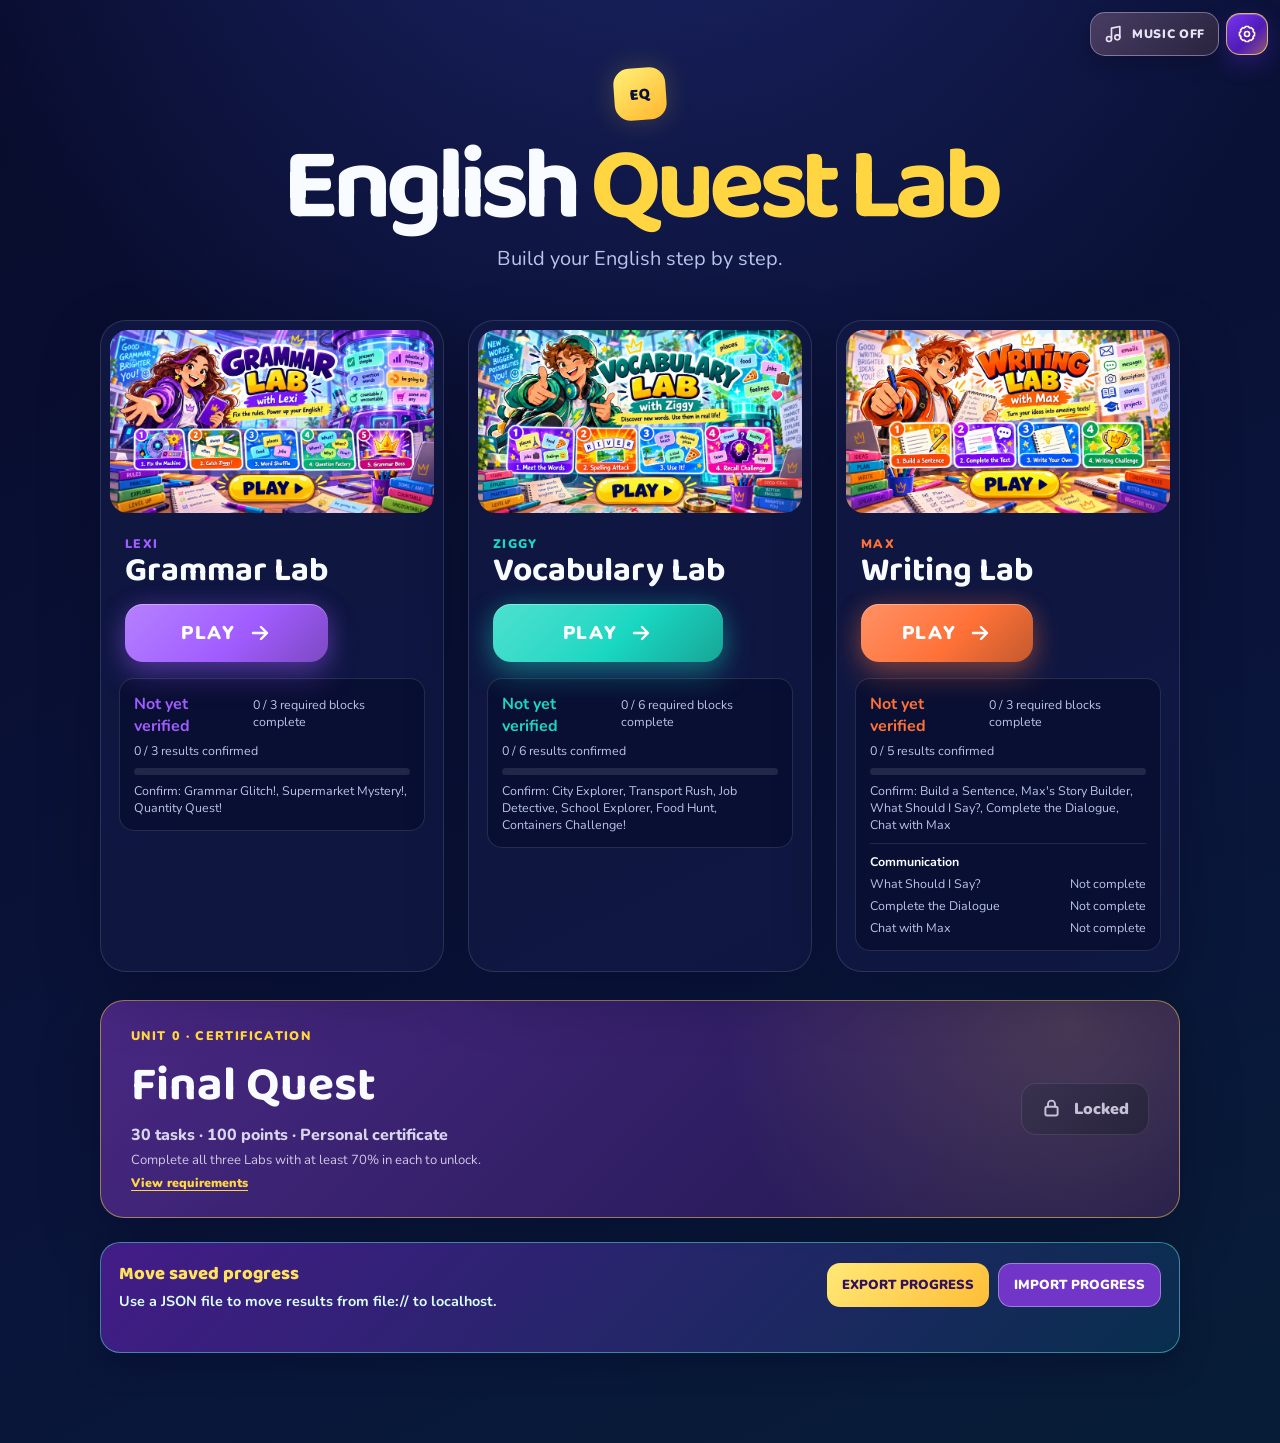
<file: index.html>
<!doctype html>
<html lang="en">
<head>
  <meta charset="utf-8">
  <meta name="viewport" content="width=device-width, initial-scale=1">
  <meta name="theme-color" content="#090d32">
  <meta name="description" content="English Quest Lab — build your English step by step.">
  <title>English Quest Lab</title>
  <link rel="preconnect" href="https://fonts.googleapis.com">
  <link rel="preconnect" href="https://fonts.gstatic.com" crossorigin>
  <link href="https://fonts.googleapis.com/css2?family=Baloo+2:wght@600;700;800&family=Nunito:wght@600;700;800&display=swap" rel="stylesheet">
  <link rel="stylesheet" href="styles.css">
  <link rel="stylesheet" href="navigation.css">
  <link rel="stylesheet" href="progress-transfer.css">
</head>
<body class="home-page">
  <main class="home-shell">
    <header class="home-heading">
      <span class="brand-mark" aria-hidden="true">EQ</span>
      <h1>English <span>Quest Lab</span></h1>
      <p>Build your English step by step.</p>
    </header>

    <section class="lab-grid" aria-label="English learning labs">
      <a class="lab-card grammar" href="grammar.html">
        <div class="lab-image"><img src="assets/images/grammar-lab.jpg" alt="Grammar Lab with Lexi" width="1672" height="941"></div>
        <div class="lab-card-body"><div><p>Lexi</p><h2>Grammar Lab</h2><span class="lab-play-button">PLAY <svg viewBox="0 0 24 24" aria-hidden="true"><path d="M5 12h14M13 6l6 6-6 6"/></svg></span></div></div>
      </a>
      <a class="lab-card vocabulary" href="vocabulary.html">
        <div class="lab-image"><img src="assets/images/vocabulary-lab.jpg" alt="Vocabulary Lab with Ziggy" width="1672" height="941"></div>
        <div class="lab-card-body"><div><p>Ziggy</p><h2>Vocabulary Lab</h2><span class="lab-play-button">PLAY <svg viewBox="0 0 24 24" aria-hidden="true"><path d="M5 12h14M13 6l6 6-6 6"/></svg></span></div></div>
      </a>
      <a class="lab-card writing" href="writing.html">
        <div class="lab-image"><img src="assets/images/writing-lab.jpg" alt="Writing Lab with Max" width="1672" height="941"></div>
        <div class="lab-card-body"><div><p>Max</p><h2>Writing Lab</h2><span class="lab-play-button">PLAY <svg viewBox="0 0 24 24" aria-hidden="true"><path d="M5 12h14M13 6l6 6-6 6"/></svg></span></div></div>
      </a>
    </section>
    <section class="final-quest-entry" aria-labelledby="final-quest-title">
      <div class="final-quest-copy">
        <p>Unit 0 · Certification</p>
        <h2 id="final-quest-title">Final Quest</h2>
        <div class="final-status" data-final-status>
          <span class="final-summary">30 tasks · 100 points · Personal certificate</span>
          <small data-final-note>Checking laboratory progress…</small>
          <a class="final-requirements" data-final-requirements href="final-quest.html" hidden>View requirements</a>
        </div>
      </div>
      <a class="final-quest-action" data-final-action href="final-quest.html">Open Final Quest <span aria-hidden="true">→</span></a>
    </section>
    <section class="progress-data-tools" data-progress-transfer aria-label="Move saved progress"></section>
  </main>
  <script src="music-control.js"></script>
  <script src="navigation.js"></script>
  <script src="progress-data.js"></script>
  <script src="unit0-readiness.js"></script>
  <script src="home-readiness.js"></script>
  <script src="progress-transfer.js"></script>
</body>
</html>
</file>
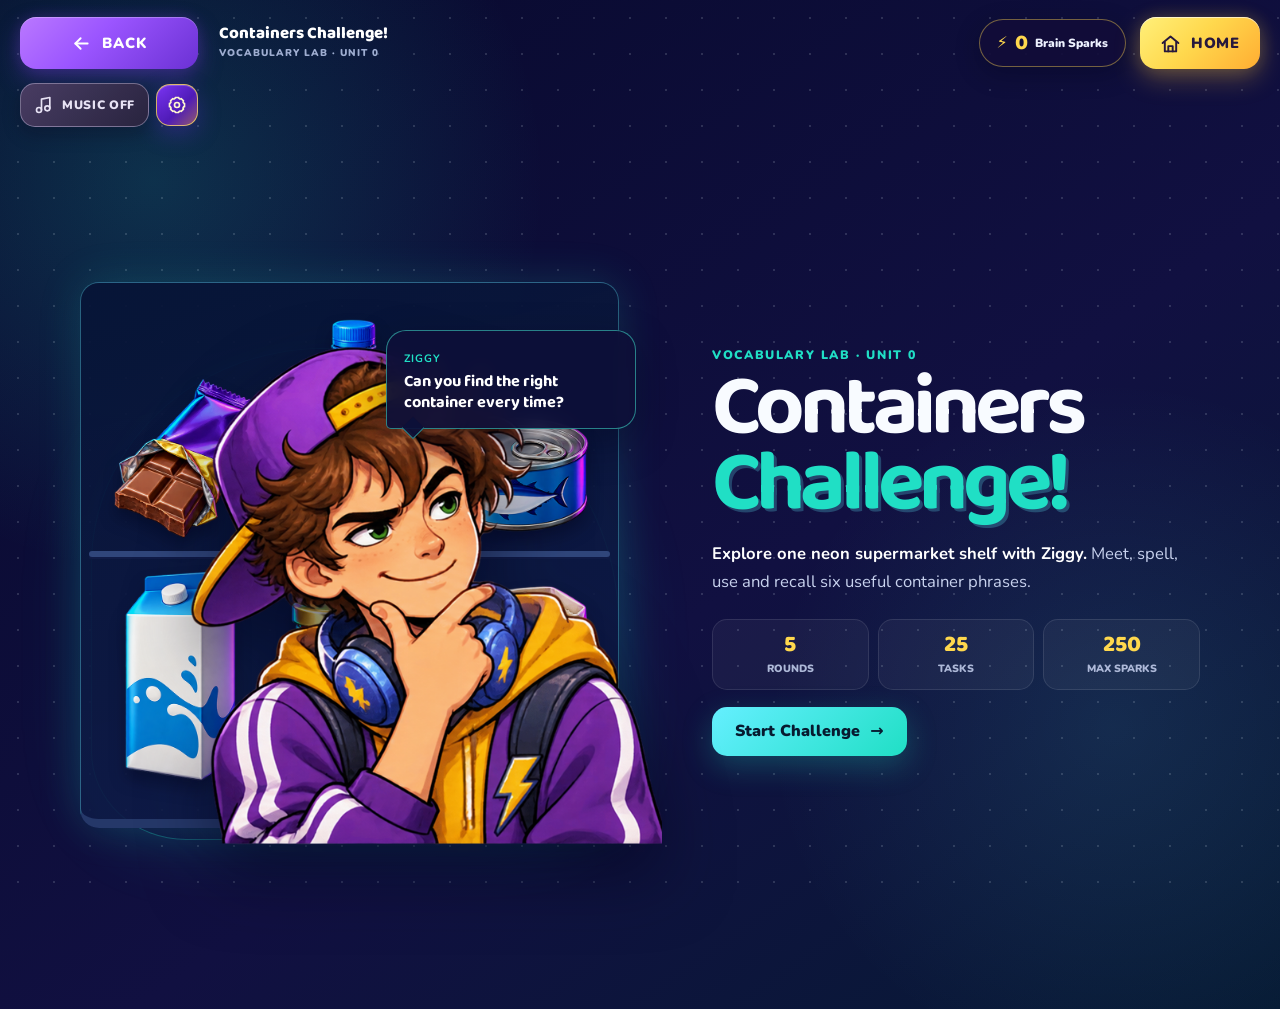
<file: containers-challenge.html>
<!doctype html>
<html lang="en">
<head>
  <meta charset="utf-8">
  <meta name="viewport" content="width=device-width, initial-scale=1">
  <meta name="theme-color" content="#071b34">
  <title>Containers Challenge! · Vocabulary Lab</title>
  <script src="image-recovery.js"></script>
  <link rel="preconnect" href="https://fonts.googleapis.com">
  <link rel="preconnect" href="https://fonts.gstatic.com" crossorigin>
  <link href="https://fonts.googleapis.com/css2?family=Baloo+2:wght@600;700;800&family=Nunito:wght@600;700;800;900&display=swap" rel="stylesheet">
  <link rel="stylesheet" href="styles.css">
  <link rel="stylesheet" href="food-quest.css">
  <link rel="stylesheet" href="containers-challenge.css">
  <link rel="stylesheet" href="vocabulary-listen-build.css">
  <link rel="stylesheet" href="vocabulary-recall-audio.css">
  <link rel="stylesheet" href="navigation.css">
</head>
<body class="food-quest-page containers-theme">
  <header class="quest-nav shell">
    <a class="nav-button" href="vocabulary.html?unit=0#activity-panel">← Back</a>
    <div class="quest-nav-title"><span>Containers Challenge!</span><small>Vocabulary Lab · Unit 0</small></div>
    <div class="spark-counter" aria-label="Brain Sparks this run"><span aria-hidden="true">⚡</span><strong data-sparks>0</strong><span>Brain Sparks</span></div>
    <a class="home-button" href="index.html"><span aria-hidden="true">⌂</span> Home</a>
  </header>

  <main class="quest-shell shell">
    <section class="quest-intro" data-intro>
      <div class="intro-visual containers-intro" aria-label="Ziggy at a neon supermarket shelf">
        <div class="intro-mini-shelf" aria-hidden="true">
          <span class="product-art product-chocolate"></span><span class="product-art product-water"></span><span class="product-art product-tuna"></span>
          <span class="product-art product-milk"></span><span class="product-art product-jam"></span><span class="product-art product-flour"></span>
        </div>
        <img src="assets/characters/ziggy-tricky.png" alt="Ziggy ready for the Containers Challenge" width="700" height="724">
        <div class="intro-speech"><strong>Ziggy</strong><p>Can you find the right container every time?</p></div>
      </div>
      <div class="intro-copy">
        <p class="eyebrow">Vocabulary Lab · Unit 0</p>
        <h1>Containers <span>Challenge!</span></h1>
        <p class="story"><strong>Explore one neon supermarket shelf with Ziggy.</strong> Meet, spell, use and recall six useful container phrases.</p>
        <div class="intro-stats"><div><strong>5</strong><span>rounds</span></div><div><strong>25</strong><span>tasks</span></div><div><strong>250</strong><span>max sparks</span></div></div>
        <p class="best-score" data-best-score hidden>Best result: <strong>0</strong> / 250</p>
        <button class="primary-button" type="button" data-start>Start Challenge <span aria-hidden="true">→</span></button>
      </div>
    </section>

    <section class="quest-board" data-game hidden aria-live="polite">
      <div class="mission-progress"><div class="round-meta"><p data-round-label>Round 1 of 5</p><span data-task-label>Task 1 of 5</span></div><div class="progress-track" role="progressbar" aria-label="Mission progress" aria-valuemin="0" aria-valuemax="25" aria-valuenow="0"><span data-progress></span></div><div class="round-dots" data-round-dots></div></div>
      <div class="quest-stage">
        <aside class="guide-console" aria-label="Ziggy mission guide">
          <div class="guide-portrait"><img src="assets/characters/ziggy-tricky.png" alt="Ziggy looking tricky" width="700" height="724" data-guide-image><span class="guide-online"><i></i><b>Ziggy online</b></span></div>
          <div class="guide-speech"><span>Ziggy</span><p data-guide-message>Let’s meet the containers!</p></div>
          <div class="energy-panel"><div><span>Shelf mastery</span><strong data-energy-label>0%</strong></div><div class="energy-track"><span data-energy></span></div></div>
        </aside>
        <article class="quest-card" data-challenge>
          <div class="scene-status"><span data-scene-status>Supermarket shelf online</span></div>
          <div class="challenge-heading"><span class="round-icon" data-round-icon aria-hidden="true">◉</span><div><p data-round-name>Meet the Words</p><h2 data-instruction>Tap the product to reveal and hear its label.</h2></div></div>
          <div class="task-area" data-task-area></div>
          <div class="feedback" data-feedback hidden></div>
          <div class="challenge-actions"><button class="secondary-button" type="button" data-reset hidden>Empty Basket</button><button class="primary-button" type="button" data-check hidden>Check Basket</button><button class="primary-button" type="button" data-next disabled>Next</button></div>
          <div class="spark-shower" data-spark-shower aria-hidden="true"></div>
        </article>
      </div>
    </section>

    <section class="result-screen" data-result hidden>
      <div class="result-burst" aria-hidden="true">✦</div><p class="eyebrow">Shelf mastered!</p><h2>Container champion!</h2><p class="result-message" data-result-message></p>
      <div class="score-ring"><strong data-final-score>0</strong><span>/ 250</span></div>
      <div class="result-details"><p>First-try answers <strong data-final-correct>0 / 25</strong></p><p>New Brain Sparks saved <strong data-saved-sparks>+0</strong></p><p>Your best result <strong data-final-best>0 / 250</strong></p></div>
      <div class="result-actions"><button class="primary-button" type="button" data-play-again>Play Again</button><a class="secondary-button link-button" href="vocabulary.html?unit=0#activity-panel">Back to Unit 0</a><a class="secondary-button link-button" href="index.html">Home</a></div>
    </section>
  </main>
  <script src="vocabulary-audio-files.js"></script>
  <script src="vocabulary-audio.js"></script>
  <script src="vocabulary-answer-normalizer.js"></script>
  <script src="vocabulary-listen-build.js"></script>
  <script src="containers-challenge.js"></script>
  <script src="music-control.js"></script>
  <script src="navigation.js"></script>
</body>
</html>
</file>
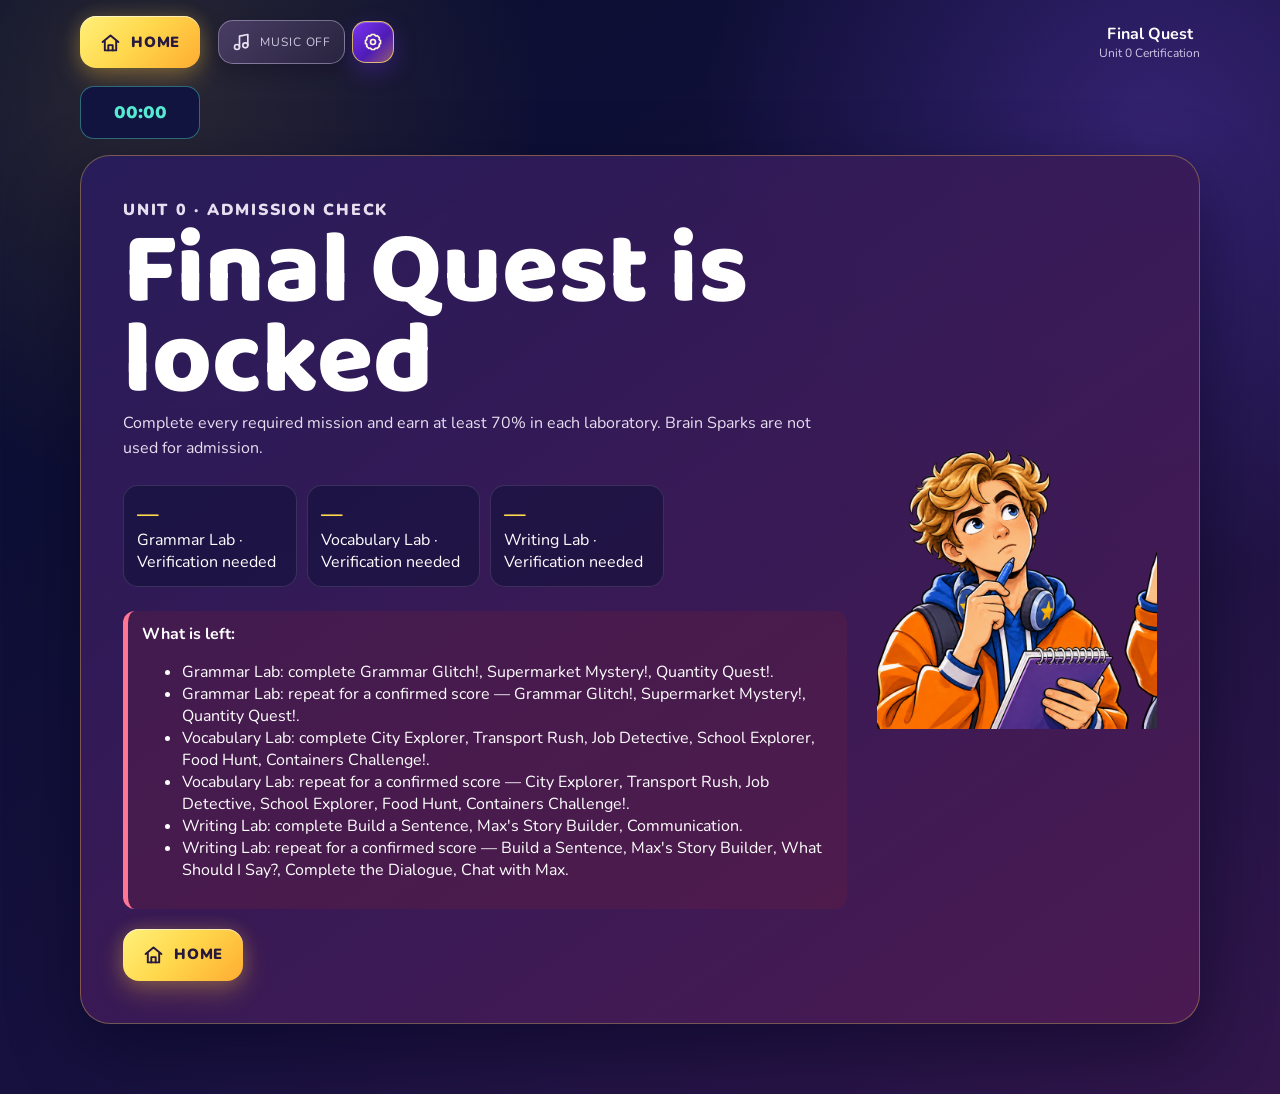
<file: final-quest.html>
<!doctype html><html lang="en"><head><meta charset="utf-8"><meta name="viewport" content="width=device-width,initial-scale=1"><meta name="theme-color" content="#11133e"><title>Final Quest · Unit 0 Certification</title><link rel="preconnect" href="https://fonts.googleapis.com"><link rel="preconnect" href="https://fonts.gstatic.com" crossorigin><link href="https://fonts.googleapis.com/css2?family=Baloo+2:wght@600;700;800&family=Nunito:wght@600;700;800;900&display=swap" rel="stylesheet"><link rel="stylesheet" href="styles.css"><link rel="stylesheet" href="final-quest.css"><link rel="stylesheet" href="navigation.css"></head>
<body class="fq-page"><header class="fq-nav shell"><a href="index.html">Home</a><div><strong>Final Quest</strong><span>Unit 0 Certification</span></div><p data-timer>00:00</p></header><main class="fq-shell shell"><section data-app></section></main><script src="progress-data.js"></script><script src="unit0-readiness.js"></script><script src="final-quest-data.js"></script><script src="certificate-export.js"></script><script src="final-quest.js"></script><script src="music-control.js"></script><script src="navigation.js"></script></body></html>
</file>
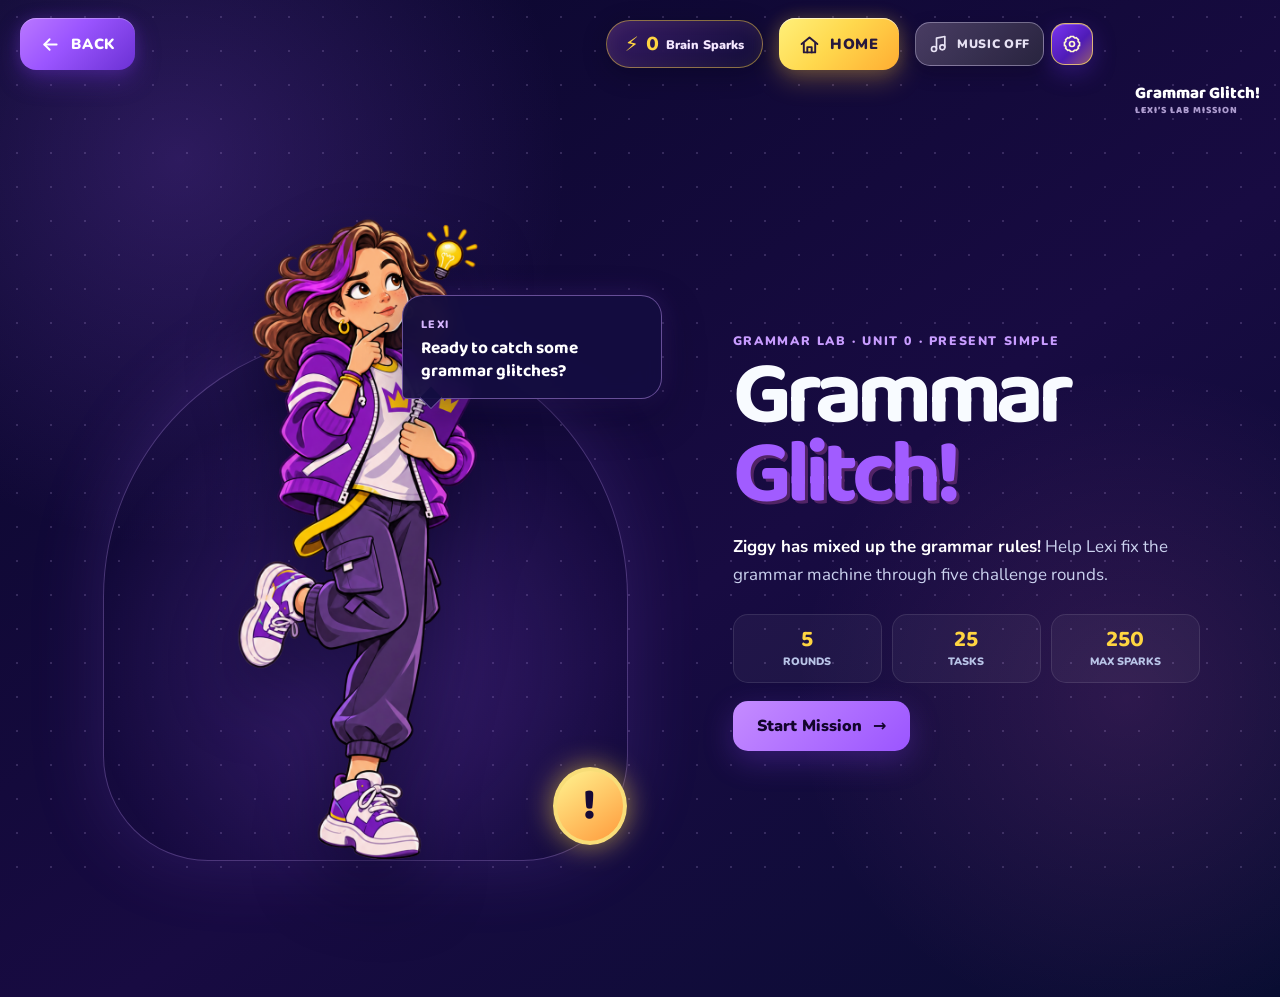
<file: grammar-glitch.html>
<!doctype html>
<html lang="en">
<head>
  <meta charset="utf-8">
  <meta name="viewport" content="width=device-width, initial-scale=1">
  <meta name="theme-color" content="#30145f">
  <title>Grammar Glitch! · Present Simple</title>
  <link rel="preconnect" href="https://fonts.googleapis.com">
  <link rel="preconnect" href="https://fonts.gstatic.com" crossorigin>
  <link href="https://fonts.googleapis.com/css2?family=Baloo+2:wght@600;700;800&family=Nunito:wght@600;700;800;900&display=swap" rel="stylesheet">
  <link rel="stylesheet" href="styles.css">
  <link rel="stylesheet" href="grammar-glitch.css">
  <link rel="stylesheet" href="navigation.css">
</head>
<body class="glitch-page">
  <header class="game-nav shell">
    <a class="nav-button" href="grammar.html?unit=0#activity-panel">← Back</a>
    <div class="mission-title"><span>Grammar Glitch!</span><small>Lexi’s lab mission</small></div>
    <div class="spark-counter" aria-label="Brain Sparks this run"><span aria-hidden="true">⚡</span><strong data-sparks>0</strong><span>Brain Sparks</span></div>
    <a class="home-button" href="index.html"><span aria-hidden="true">⌂</span> Home</a>
  </header>

  <main class="game-shell shell">
    <section class="game-intro" data-intro>
      <div class="intro-character" aria-label="Lexi is ready for the mission">
        <div class="intro-character-glow" aria-hidden="true"></div>
        <img src="assets/characters/lexi-thinking.png.png" alt="Lexi thinking" width="1086" height="1448">
        <div class="character-bubble intro-bubble">
          <span>Lexi</span>
          <p>Ready to catch some grammar glitches?</p>
        </div>
        <div class="machine-orb" aria-hidden="true">!</div>
      </div>
      <div class="intro-copy">
        <p class="eyebrow">Grammar Lab · Unit 0 · Present Simple</p>
        <h1>Grammar <span>Glitch!</span></h1>
        <p class="story"><strong>Ziggy has mixed up the grammar rules!</strong> Help Lexi fix the grammar machine through five challenge rounds.</p>
        <div class="intro-stats">
          <div><strong>5</strong><span>rounds</span></div>
          <div><strong>25</strong><span>tasks</span></div>
          <div><strong>250</strong><span>max sparks</span></div>
        </div>
        <p class="best-score" data-best-score hidden>Best result: <strong>0</strong> / 250</p>
        <button class="primary-button" type="button" data-start>Start Mission <span aria-hidden="true">→</span></button>
      </div>
    </section>

    <section class="game-board" data-game hidden aria-live="polite">
      <div class="mission-progress">
        <div class="round-meta">
          <p data-round-label>Round 1 of 5</p>
          <span data-task-label>Task 1 of 5</span>
        </div>
        <div class="progress-track" role="progressbar" aria-label="Mission progress" aria-valuemin="0" aria-valuemax="25" aria-valuenow="0">
          <span data-progress></span>
        </div>
        <div class="round-dots" data-round-dots aria-label="Five game rounds"></div>
      </div>

      <div class="lab-stage">
        <aside class="lexi-console" aria-label="Lexi mission guide">
          <div class="console-lights" aria-hidden="true"><span></span><span></span><span></span></div>
          <div class="lexi-portrait">
            <img src="assets/characters/lexi-thinking.png.png" alt="Lexi thinking" width="1086" height="1448" data-guide-image>
            <span class="guide-online"><i></i> <b data-guide-status>Lexi online</b></span>
          </div>
          <div class="lexi-speech">
            <span class="speaker-name" data-guide-name>Lexi</span>
            <p data-lexi-message>Let’s repair the grammar machine!</p>
          </div>
          <div class="machine-energy">
            <div><span>Grammar energy</span><strong data-energy-label>0%</strong></div>
            <div class="energy-track"><span data-energy></span></div>
            <small><i aria-hidden="true">ϟ</i> Machine core charging</small>
          </div>
        </aside>

        <article class="challenge-card" data-challenge>
          <div class="round-scene" aria-hidden="true">
            <span class="scene-line"></span><span class="scene-node node-one"></span><span class="scene-node node-two"></span>
            <span class="scene-status">System challenge</span>
          </div>
          <div class="challenge-heading">
            <span class="round-icon" data-round-icon aria-hidden="true">⚙</span>
            <div><p data-round-name>Fix the Machine</p><h2 data-instruction>Choose the correct verb form.</h2></div>
          </div>
          <div class="task-area" data-task-area></div>
          <div class="feedback" data-feedback hidden></div>
          <div class="challenge-actions">
            <button class="secondary-button" type="button" data-reset hidden>Clear</button>
            <button class="primary-button check-button" type="button" data-check hidden>Check Answer</button>
          <button class="primary-button next-button" type="button" data-next disabled>Next</button>
          </div>
          <div class="spark-shower" data-spark-shower aria-hidden="true"></div>
        </article>
      </div>
    </section>

    <section class="result-screen" data-result hidden>
      <div class="result-burst" aria-hidden="true">✦</div>
      <p class="eyebrow">Machine restored!</p>
      <h2>Fantastic work!</h2>
      <p class="lexi-message" data-result-message></p>
      <div class="score-ring"><strong data-final-score>0</strong><span>/ 250</span></div>
      <div class="result-details">
        <p>Correct on the first try <strong data-final-correct>0 / 25</strong></p>
        <p>New Brain Sparks saved <strong data-saved-sparks>+0</strong></p>
        <p>Your best result <strong data-final-best>0 / 250</strong></p>
      </div>
      <div class="result-actions">
        <button class="primary-button" type="button" data-play-again>Play Again</button>
      </div>
      <div data-completion-lab="grammar" data-current-mission="grammarGlitchPresentSimple"></div>
    </section>
  </main>

  <script src="mistake-booster.js"></script>
  <script src="word-order-guidance.js"></script>
  <script src="grammar-glitch.js"></script>
  <script src="mission-completion.js"></script>
  <script src="music-control.js"></script>
  <script src="navigation.js"></script>
</body>
</html>
</file>
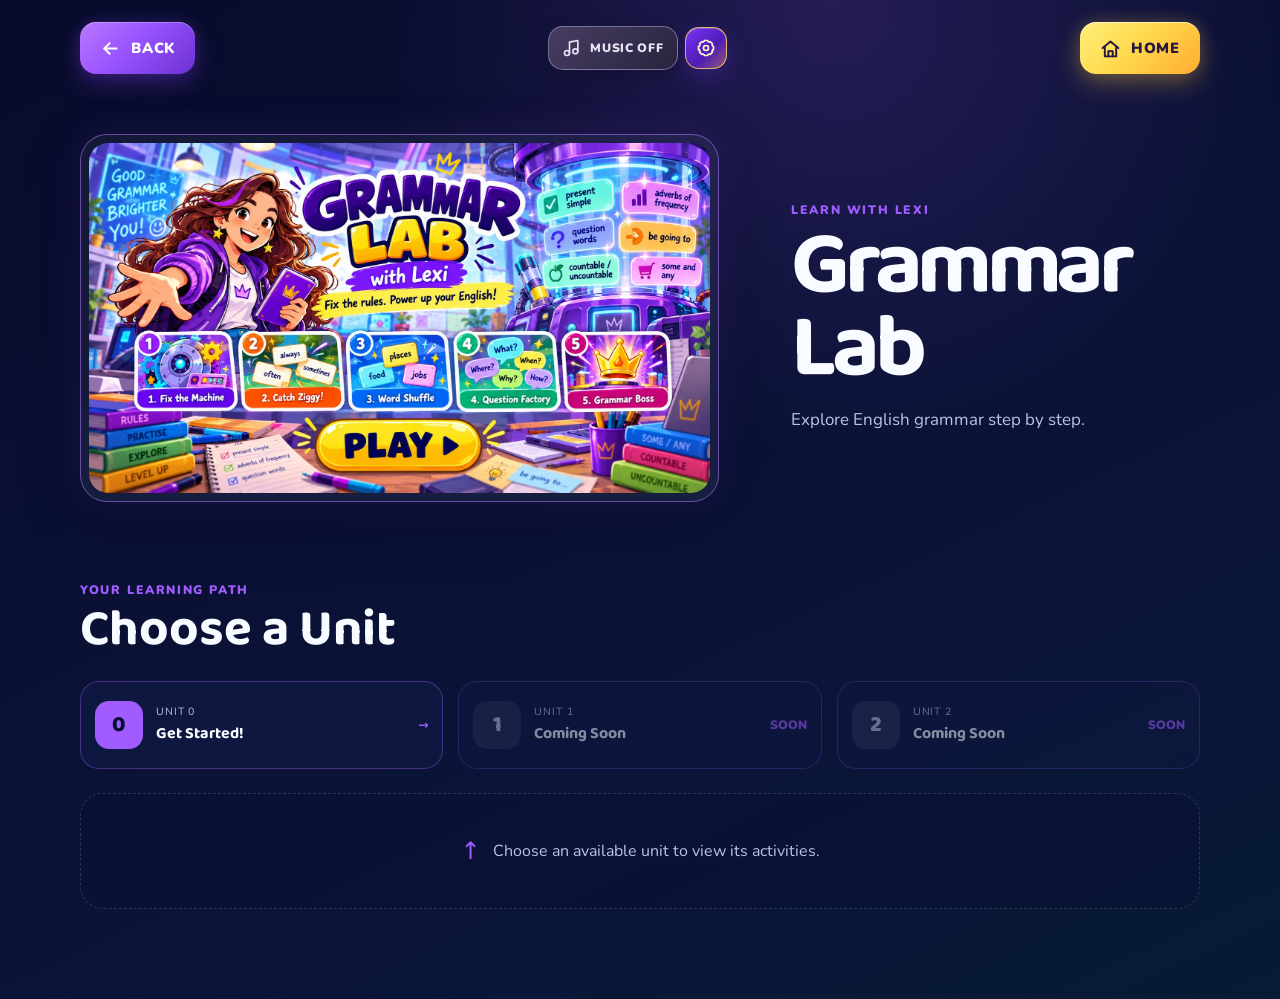
<file: grammar.html>
<!doctype html>
<html lang="en">
<head>
  <meta charset="utf-8"><meta name="viewport" content="width=device-width, initial-scale=1"><meta name="theme-color" content="#090d32">
  <title>Grammar Lab · English Quest Lab</title>
  <link rel="preconnect" href="https://fonts.googleapis.com"><link rel="preconnect" href="https://fonts.gstatic.com" crossorigin><link href="https://fonts.googleapis.com/css2?family=Baloo+2:wght@600;700;800&family=Nunito:wght@600;700;800&display=swap" rel="stylesheet"><link rel="stylesheet" href="styles.css"><link rel="stylesheet" href="navigation.css">
</head>
<body class="lab-page theme-grammar" data-lab="grammar">
  <header class="lab-nav shell"><a class="nav-button" href="index.html" data-back>← Back</a><a class="home-button" href="index.html"><span aria-hidden="true">⌂</span> Home</a></header>
  <main class="lab-shell shell">
    <section class="lab-hero"><div class="lab-cover"><img src="assets/images/grammar-lab.jpg" alt="Grammar Lab with Lexi" width="1672" height="941"></div><div class="lab-title"><p class="lab-guide">Learn with Lexi</p><h1>Grammar Lab</h1><p>Explore English grammar step by step.</p></div></section>
    <section class="units-section" aria-labelledby="units-title"><div class="section-title"><p>Your learning path</p><h2 id="units-title">Choose a Unit</h2></div><div class="unit-grid" data-unit-list></div><div class="activity-panel" id="activity-panel" data-activity-panel aria-live="polite"></div></section>
  </main>
  <script src="content-data.js"></script><script src="script.js"></script><script src="music-control.js"></script><script src="navigation.js"></script>
</body>
</html>
</file>
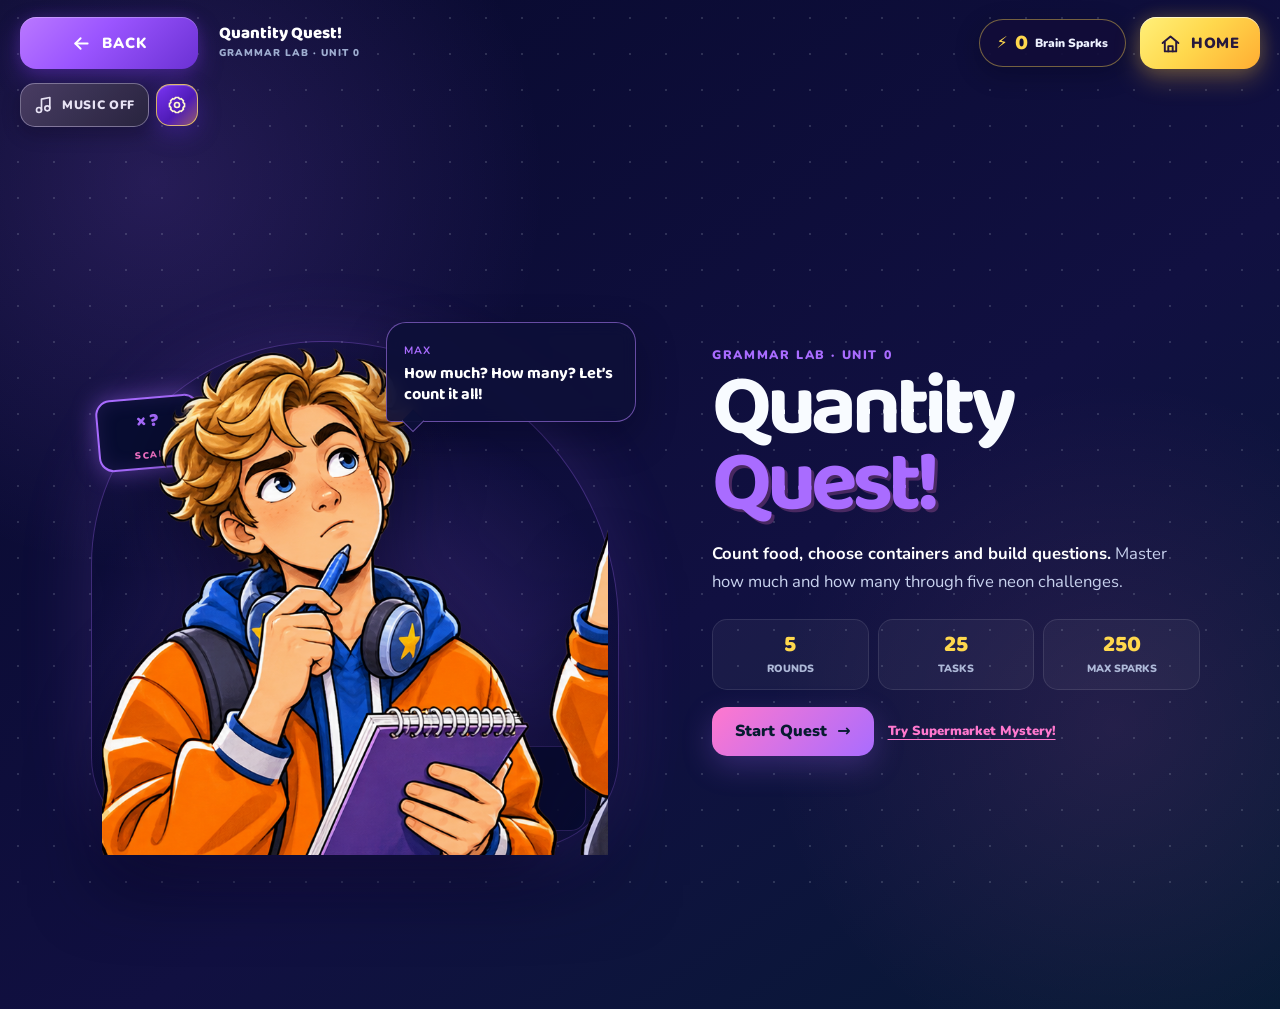
<file: quantity-quest.html>
<!doctype html>
<html lang="en">
<head>
  <meta charset="utf-8">
  <meta name="viewport" content="width=device-width, initial-scale=1">
  <meta name="theme-color" content="#181047">
  <title>Quantity Quest! · Grammar Lab</title>
  <link rel="preconnect" href="https://fonts.googleapis.com">
  <link rel="preconnect" href="https://fonts.gstatic.com" crossorigin>
  <link href="https://fonts.googleapis.com/css2?family=Baloo+2:wght@600;700;800&family=Nunito:wght@600;700;800;900&display=swap" rel="stylesheet">
  <link rel="stylesheet" href="styles.css">
  <link rel="stylesheet" href="food-quest.css">
  <link rel="stylesheet" href="supermarket-shelf.css">
  <link rel="stylesheet" href="navigation.css">
</head>
<body class="food-quest-page quantity-theme">
  <header class="quest-nav shell">
    <a class="nav-button" href="grammar.html?unit=0#activity-panel">← Back</a>
    <div class="quest-nav-title"><span>Quantity Quest!</span><small>Grammar Lab · Unit 0</small></div>
    <div class="spark-counter" aria-label="Brain Sparks this run"><span aria-hidden="true">⚡</span><strong data-sparks>0</strong><span>Brain Sparks</span></div>
    <a class="home-button" href="index.html"><span aria-hidden="true">⌂</span> Home</a>
  </header>

  <main class="quest-shell shell">
    <section class="quest-intro" data-intro>
      <div class="intro-visual quantity-intro" aria-label="Max in the neon quantity warehouse">
        <div class="quantity-display" aria-hidden="true"><b>× ?</b><span>SCAN</span></div>
        <div class="intro-crates" aria-hidden="true"><img class="shelf-product-art" src="assets/products/can-of-tuna.png" alt=""><img class="shelf-product-art" src="assets/products/bottle-of-water.png" alt=""><img class="shelf-product-art" src="assets/products/packet-of-flour.png" alt=""></div>
        <img src="assets/characters/max-thinking.png" alt="Max thinking about food quantities" width="724" height="724">
        <div class="intro-speech"><strong>Max</strong><p>How much? How many? Let’s count it all!</p></div>
      </div>
      <div class="intro-copy">
        <p class="eyebrow">Grammar Lab · Unit 0</p>
        <h1>Quantity <span>Quest!</span></h1>
        <p class="story"><strong>Count food, choose containers and build questions.</strong> Master how much and how many through five neon challenges.</p>
        <div class="intro-stats"><div><strong>5</strong><span>rounds</span></div><div><strong>25</strong><span>tasks</span></div><div><strong>250</strong><span>max sparks</span></div></div>
        <p class="best-score" data-best-score hidden>Best result: <strong>0</strong> / 250</p>
        <div class="intro-actions"><button class="primary-button" type="button" data-start>Start Quest <span aria-hidden="true">→</span></button><a class="mission-link" href="supermarket-mystery.html">Try Supermarket Mystery!</a></div>
      </div>
    </section>

    <section class="quest-board" data-game hidden aria-live="polite">
      <div class="mission-progress"><div class="round-meta"><p data-round-label>Round 1 of 5</p><span data-task-label>Task 1 of 5</span></div><div class="progress-track" role="progressbar" aria-label="Mission progress" aria-valuemin="0" aria-valuemax="25" aria-valuenow="0"><span data-progress></span></div><div class="round-dots" data-round-dots></div></div>
      <div class="quest-stage">
        <aside class="guide-console" aria-label="Mission guide">
          <div class="guide-portrait"><img src="assets/characters/max-thinking.png" alt="Max thinking" width="724" height="724" data-guide-image><span class="guide-online"><i></i><b data-guide-status>Max online</b></span></div>
          <div class="guide-speech"><span data-guide-name>Max</span><p data-guide-message>Let’s measure every clue!</p></div>
          <div class="energy-panel"><div><span>Quest power</span><strong data-energy-label>0%</strong></div><div class="energy-track"><span data-energy></span></div></div>
        </aside>
        <article class="quest-card" data-challenge>
          <div class="scene-status"><span data-scene-status>Quantity scanner online</span></div>
          <div class="challenge-heading"><span class="round-icon" data-round-icon aria-hidden="true">#</span><div><p data-round-name>How Much or How Many?</p><h2 data-instruction>Choose the correct question starter.</h2></div></div>
          <div class="task-area" data-task-area></div>
          <div class="feedback" data-feedback hidden></div>
          <div class="challenge-actions"><button class="secondary-button" type="button" data-reset hidden>Clear</button><button class="primary-button" type="button" data-check hidden>Check Answer</button><button class="primary-button" type="button" data-next disabled>Next</button></div>
          <div class="spark-shower" data-spark-shower aria-hidden="true"></div>
        </article>
      </div>
    </section>

    <section class="result-screen" data-result hidden>
      <div class="result-burst" aria-hidden="true">✦</div><p class="eyebrow">Quest complete!</p><h2>Perfect portions!</h2><p class="result-message" data-result-message></p>
      <div class="score-ring"><strong data-final-score>0</strong><span>/ 250</span></div>
      <div class="result-details"><p>Correct answers <strong data-final-correct>0 / 25</strong></p><p>New Brain Sparks saved <strong data-saved-sparks>+0</strong></p><p>Your best result <strong data-final-best>0 / 250</strong></p></div>
      <div class="result-actions"><button class="primary-button" type="button" data-play-again>Play Again</button></div>
      <div data-completion-lab="grammar" data-current-mission="quantityQuestHowMuchMany"></div>
    </section>
  </main>
  <script src="supermarket-shelf.js"></script>
  <script src="word-order-guidance.js"></script>
  <script src="quantity-quest.js"></script>
  <script src="food-quest-engine.js"></script>
  <script src="mission-completion.js"></script>
  <script src="music-control.js"></script>
  <script src="navigation.js"></script>
</body>
</html>
</file>
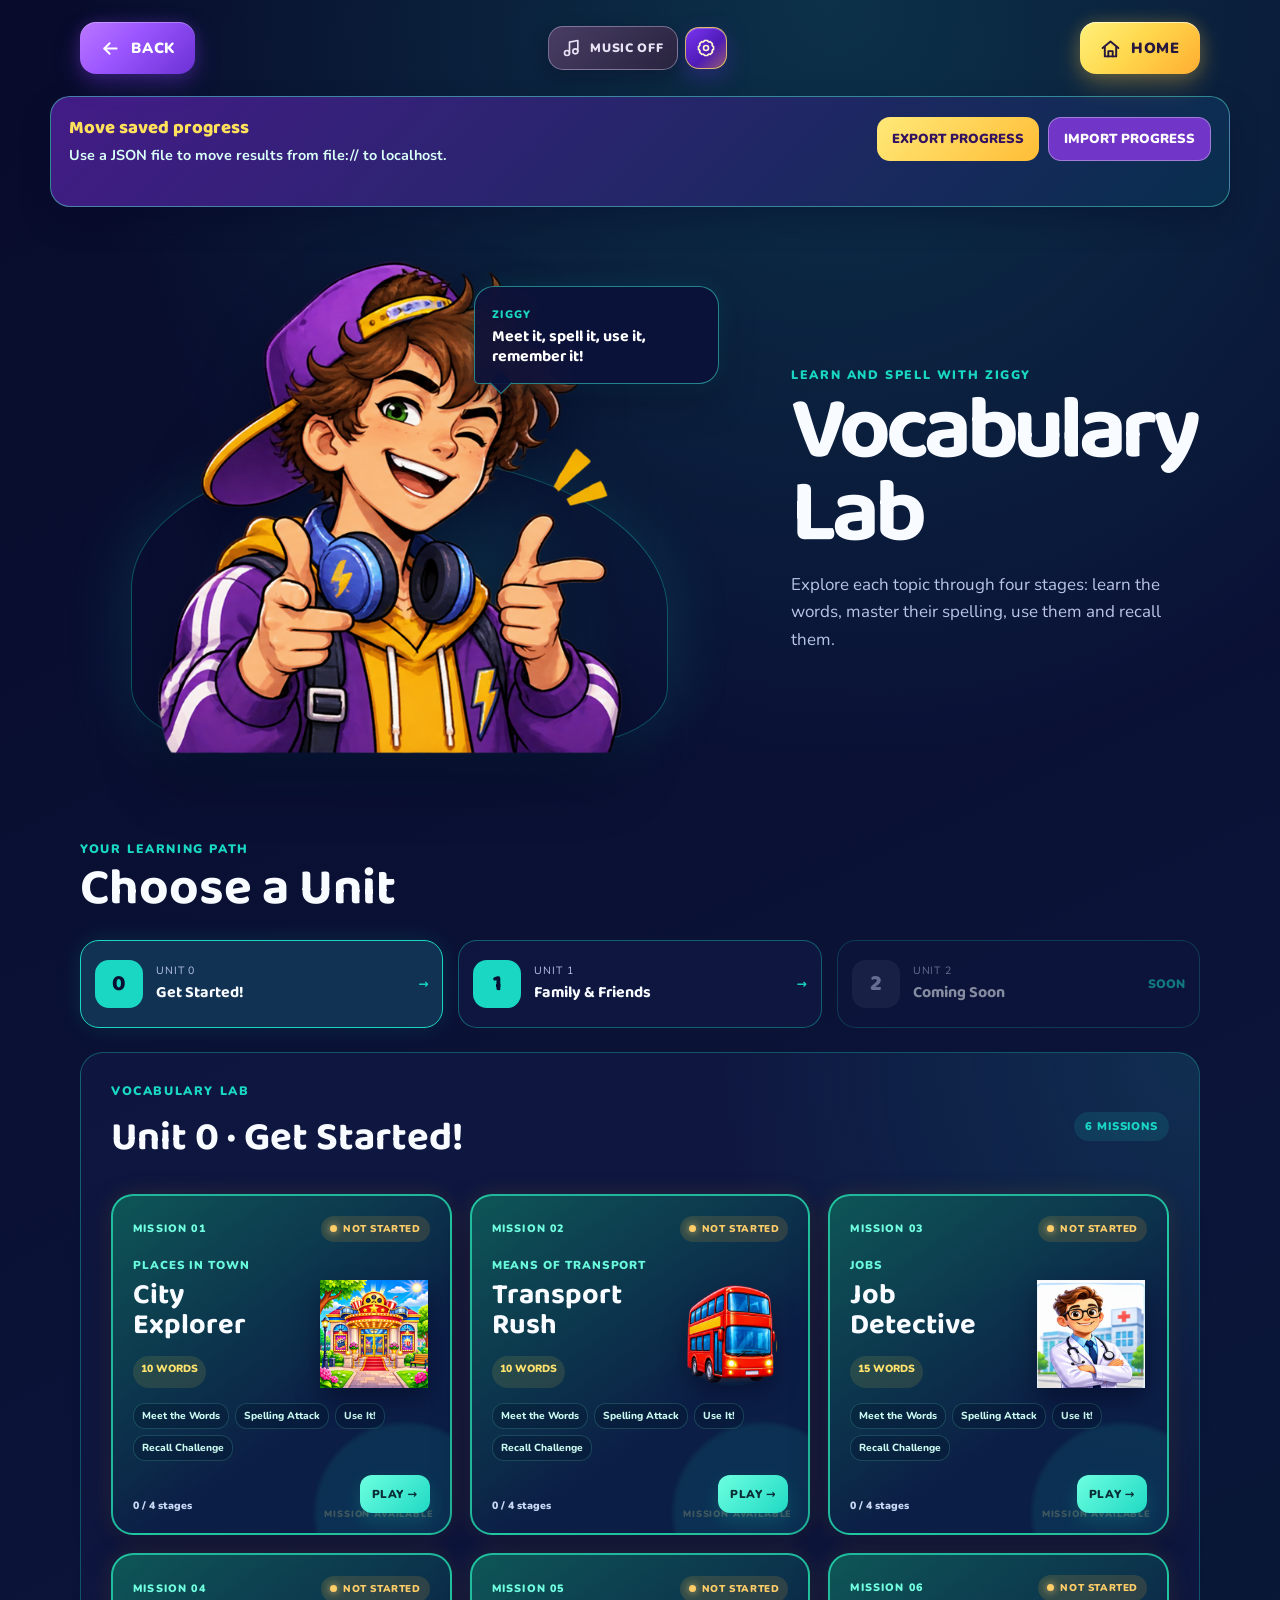
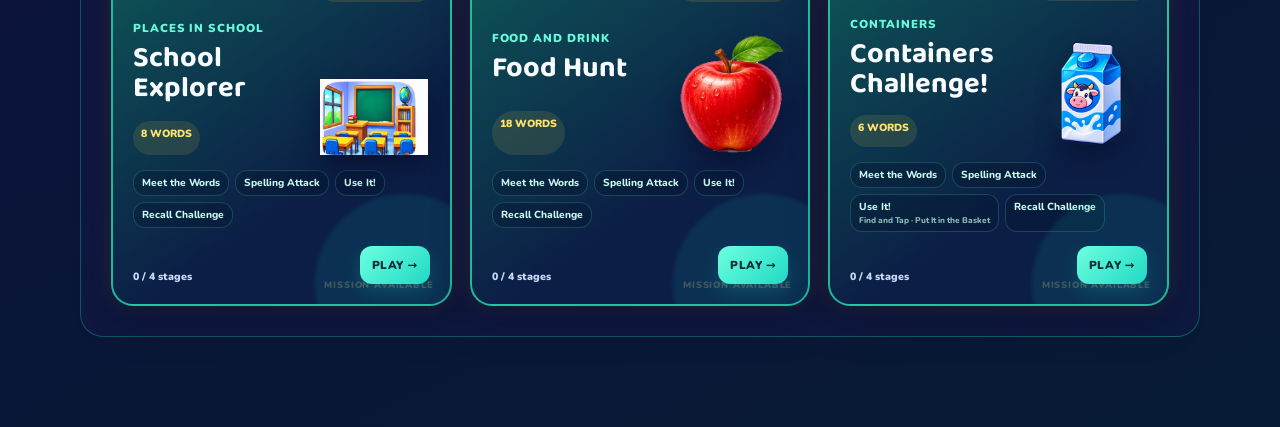
<file: spelling.html>
<!doctype html>
<html lang="en">
<head>
  <meta charset="utf-8">
  <meta name="viewport" content="width=device-width, initial-scale=1">
  <meta name="theme-color" content="#090d32">
  <meta http-equiv="refresh" content="0; url=vocabulary.html?unit=0#activity-panel">
  <title>Vocabulary Lab · English Quest Lab</title>
  <link rel="stylesheet" href="styles.css">
  <link rel="stylesheet" href="navigation.css">
</head>
<body class="lab-page theme-vocabulary">
  <main class="legacy-lab-redirect shell">
    <img src="assets/characters/ziggy-tricky.png" alt="Ziggy" width="700" height="724">
    <div><p class="lab-guide">Spelling has moved</p><h1>Vocabulary Lab</h1><p>Spelling Attack is now part of every vocabulary topic.</p><a class="nav-button" href="vocabulary.html?unit=0#activity-panel">Open Vocabulary Lab →</a></div>
  </main>
  <script>location.replace('vocabulary.html?unit=0#activity-panel');</script>
  <script src="music-control.js"></script>
  <script src="navigation.js"></script>
</body>
</html>
</file>
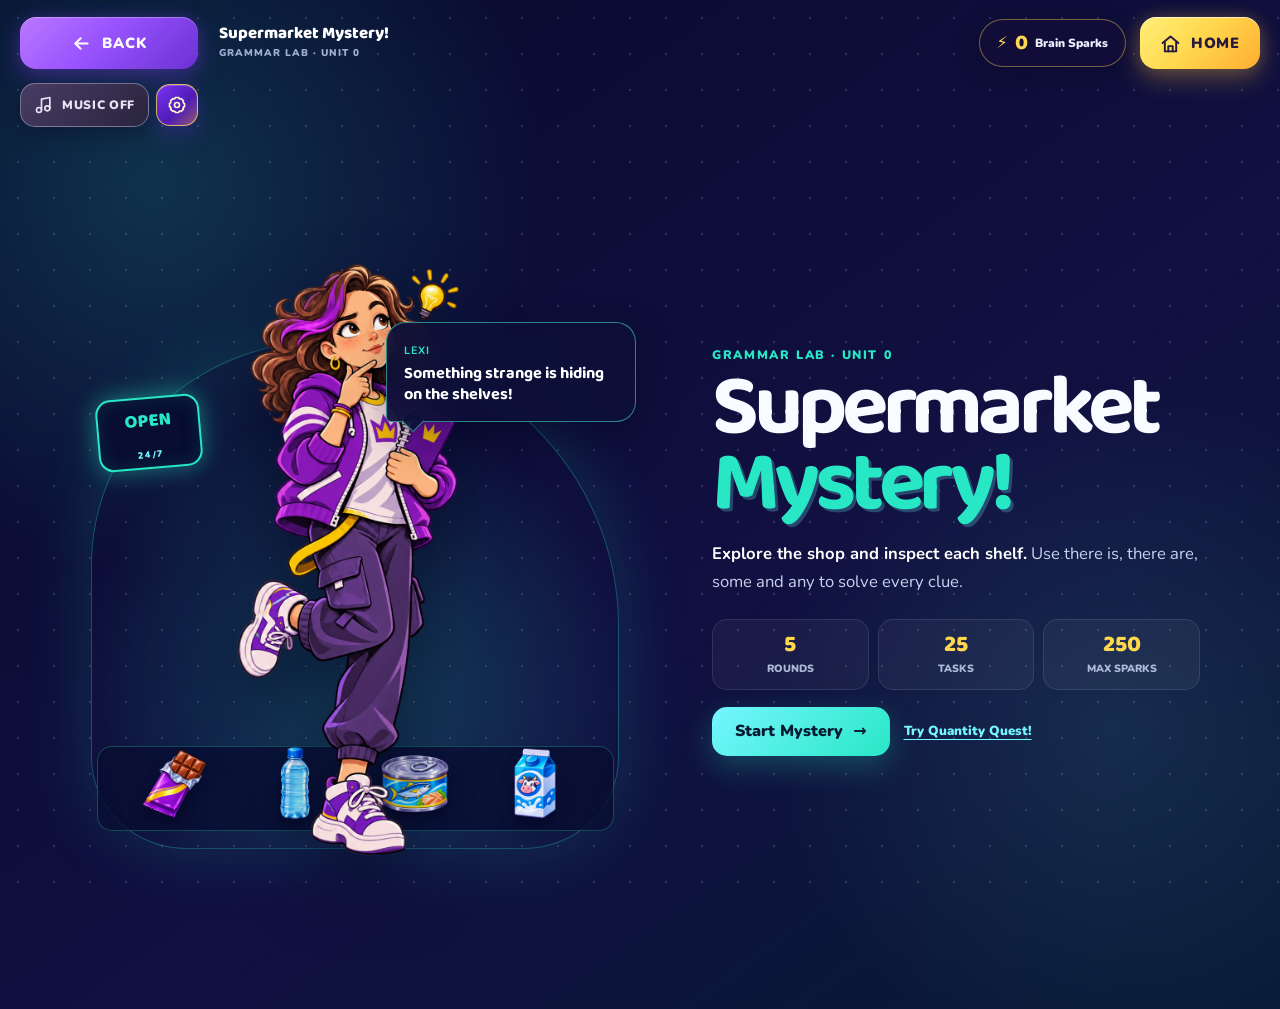
<file: supermarket-mystery.html>
<!doctype html>
<html lang="en">
<head>
  <meta charset="utf-8">
  <meta name="viewport" content="width=device-width, initial-scale=1">
  <meta name="theme-color" content="#071b34">
  <title>Supermarket Mystery! · Grammar Lab</title>
  <link rel="preconnect" href="https://fonts.googleapis.com">
  <link rel="preconnect" href="https://fonts.gstatic.com" crossorigin>
  <link href="https://fonts.googleapis.com/css2?family=Baloo+2:wght@600;700;800&family=Nunito:wght@600;700;800;900&display=swap" rel="stylesheet">
  <link rel="stylesheet" href="styles.css">
  <link rel="stylesheet" href="food-quest.css">
  <link rel="stylesheet" href="supermarket-shelf.css">
  <link rel="stylesheet" href="navigation.css">
</head>
<body class="food-quest-page supermarket-theme">
  <header class="quest-nav shell">
    <a class="nav-button" href="grammar.html?unit=0#activity-panel">← Back</a>
    <div class="quest-nav-title"><span>Supermarket Mystery!</span><small>Grammar Lab · Unit 0</small></div>
    <div class="spark-counter" aria-label="Brain Sparks this run"><span aria-hidden="true">⚡</span><strong data-sparks>0</strong><span>Brain Sparks</span></div>
    <a class="home-button" href="index.html"><span aria-hidden="true">⌂</span> Home</a>
  </header>

  <main class="quest-shell shell">
    <section class="quest-intro" data-intro>
      <div class="intro-visual supermarket-intro" aria-label="Lexi at the neon supermarket">
        <div class="store-sign" aria-hidden="true"><span>OPEN</span><i>24/7</i></div>
        <div class="intro-shelves" aria-hidden="true"><img class="shelf-product-art" src="assets/products/bar-of-chocolate.png" alt=""><img class="shelf-product-art" src="assets/products/bottle-of-water.png" alt=""><img class="shelf-product-art" src="assets/products/can-of-tuna.png" alt=""><img class="shelf-product-art" src="assets/products/carton-of-milk.png" alt=""></div>
        <img src="assets/characters/lexi-thinking.png.png" alt="Lexi thinking about a supermarket mystery" width="1086" height="1448">
        <div class="intro-speech"><strong>Lexi</strong><p>Something strange is hiding on the shelves!</p></div>
      </div>
      <div class="intro-copy">
        <p class="eyebrow">Grammar Lab · Unit 0</p>
        <h1>Supermarket <span>Mystery!</span></h1>
        <p class="story"><strong>Explore the shop and inspect each shelf.</strong> Use there is, there are, some and any to solve every clue.</p>
        <div class="intro-stats"><div><strong>5</strong><span>rounds</span></div><div><strong>25</strong><span>tasks</span></div><div><strong>250</strong><span>max sparks</span></div></div>
        <p class="best-score" data-best-score hidden>Best result: <strong>0</strong> / 250</p>
        <div class="intro-actions"><button class="primary-button" type="button" data-start>Start Mystery <span aria-hidden="true">→</span></button><a class="mission-link" href="quantity-quest.html">Try Quantity Quest!</a></div>
      </div>
    </section>

    <section class="quest-board" data-game hidden aria-live="polite">
      <div class="mission-progress"><div class="round-meta"><p data-round-label>Round 1 of 5</p><span data-task-label>Task 1 of 5</span></div><div class="progress-track" role="progressbar" aria-label="Mission progress" aria-valuemin="0" aria-valuemax="25" aria-valuenow="0"><span data-progress></span></div><div class="round-dots" data-round-dots></div></div>
      <div class="quest-stage">
        <aside class="guide-console" aria-label="Mission guide">
          <div class="guide-portrait"><img src="assets/characters/lexi-thinking.png.png" alt="Lexi thinking" width="1086" height="1448" data-guide-image><span class="guide-online"><i></i><b data-guide-status>Lexi online</b></span></div>
          <div class="guide-speech"><span data-guide-name>Lexi</span><p data-guide-message>Let’s inspect every clue!</p></div>
          <div class="energy-panel"><div><span>Mystery solved</span><strong data-energy-label>0%</strong></div><div class="energy-track"><span data-energy></span></div></div>
        </aside>
        <article class="quest-card" data-challenge>
          <div class="scene-status"><span data-scene-status>Supermarket scanner online</span></div>
          <div class="challenge-heading"><span class="round-icon" data-round-icon aria-hidden="true">?</span><div><p data-round-name>Choose Some or Any</p><h2 data-instruction>Choose the word that completes the sentence.</h2></div></div>
          <div class="task-area" data-task-area></div>
          <div class="feedback" data-feedback hidden></div>
          <div class="challenge-actions"><button class="secondary-button" type="button" data-reset hidden>Clear</button><button class="primary-button" type="button" data-check hidden>Check Answer</button><button class="primary-button" type="button" data-next disabled>Next</button></div>
          <div class="spark-shower" data-spark-shower aria-hidden="true"></div>
        </article>
      </div>
    </section>

    <section class="result-screen" data-result hidden>
      <div class="result-burst" aria-hidden="true">✦</div><p class="eyebrow">Mystery solved!</p><h2>Case closed!</h2><p class="result-message" data-result-message></p>
      <div class="score-ring"><strong data-final-score>0</strong><span>/ 250</span></div>
      <div class="result-details"><p>Correct answers <strong data-final-correct>0 / 25</strong></p><p>New Brain Sparks saved <strong data-saved-sparks>+0</strong></p><p>Your best result <strong data-final-best>0 / 250</strong></p></div>
      <div class="result-actions"><button class="primary-button" type="button" data-play-again>Play Again</button></div>
      <div data-completion-lab="grammar" data-current-mission="supermarketMysteryThereIsAre"></div>
    </section>
  </main>
  <script src="supermarket-shelf.js"></script>
  <script src="supermarket-mystery.js"></script>
  <script src="food-quest-engine.js"></script>
  <script src="mission-completion.js"></script>
  <script src="music-control.js"></script>
  <script src="navigation.js"></script>
</body>
</html>
</file>
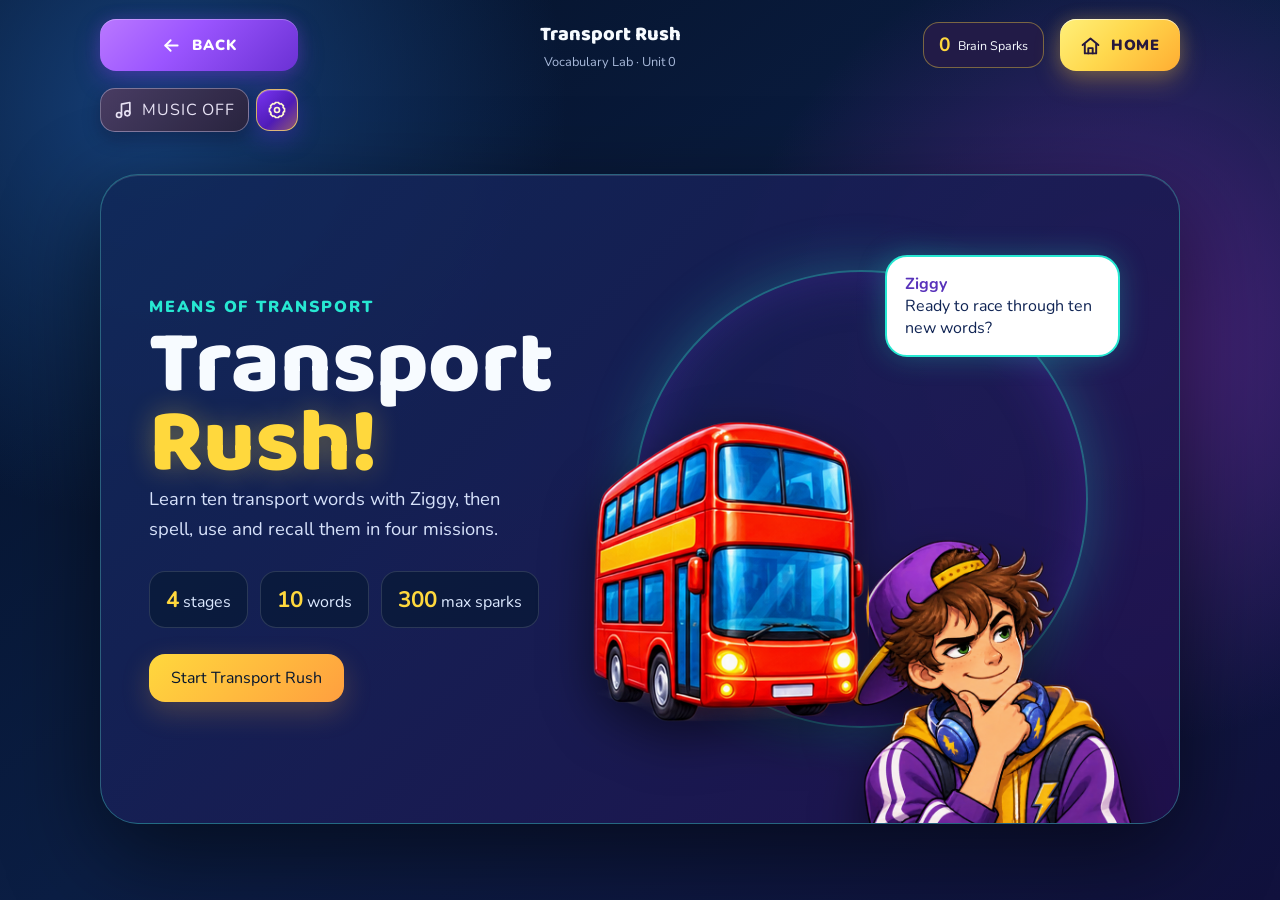
<file: transport-rush.html>
<!doctype html>
<html lang="en">
<head>
  <meta charset="utf-8">
  <meta name="viewport" content="width=device-width, initial-scale=1">
  <meta name="theme-color" content="#071b34">
  <title>Transport Rush · Vocabulary Lab</title>
  <script src="image-recovery.js"></script>
  <link rel="preconnect" href="https://fonts.googleapis.com">
  <link rel="preconnect" href="https://fonts.gstatic.com" crossorigin>
  <link href="https://fonts.googleapis.com/css2?family=Baloo+2:wght@600;700;800&family=Nunito:wght@600;700;800;900&display=swap" rel="stylesheet">
  <link rel="stylesheet" href="styles.css">
  <link rel="stylesheet" href="transport-rush.css">
  <link rel="stylesheet" href="vocabulary-listen-build.css">
  <link rel="stylesheet" href="vocabulary-recall-audio.css">
  <link rel="stylesheet" href="navigation.css">
</head>
<body class="transport-page">
  <header class="transport-nav shell">
    <a class="nav-button" href="vocabulary.html?unit=0#activity-panel">← Back</a>
    <div class="nav-title"><strong>Transport Rush</strong><span>Vocabulary Lab · Unit 0</span></div>
    <div class="run-score"><strong data-sparks>0</strong><span>Brain Sparks</span></div>
    <a class="home-button" href="index.html">Home</a>
  </header>

  <main class="transport-shell shell">
    <section class="transport-intro" data-intro>
      <div class="intro-copy">
        <p class="eyebrow">Means of Transport</p>
        <h1>Transport <span>Rush!</span></h1>
        <p>Learn ten transport words with Ziggy, then spell, use and recall them in four missions.</p>
        <div class="intro-stats"><span><strong>4</strong> stages</span><span><strong>10</strong> words</span><span><strong>300</strong> max sparks</span></div>
        <p class="best-line" data-best hidden>Best result: <strong>0</strong> / 300</p>
        <button class="primary-action" type="button" data-start>Start Transport Rush</button>
      </div>
      <div class="intro-visual">
        <div class="neon-orbit" aria-hidden="true"></div>
        <img class="intro-ziggy" src="assets/characters/ziggy-tricky.png" alt="Ziggy ready for Transport Rush" width="700" height="724">
        <img class="intro-bus" src="assets/transport/bus.png" alt="Red bus" width="1200" height="1200">
        <div class="speech"><strong>Ziggy</strong><span>Ready to race through ten new words?</span></div>
      </div>
    </section>

    <section class="game-board" data-game hidden>
      <div class="mission-strip" data-mission-strip aria-label="Mission progress"></div>
      <div class="progress-row"><span data-mission-label>Mission 1 of 4</span><div class="progress-track" role="progressbar" aria-valuemin="0" aria-valuemax="40" aria-valuenow="0"><i data-progress></i></div><span data-task-label>Word 1 of 10</span></div>
      <div class="play-layout">
        <aside class="ziggy-console">
          <img src="assets/characters/ziggy-tricky.png" alt="Ziggy thinking" width="700" height="724" data-ziggy>
          <div class="ziggy-message"><strong>Ziggy</strong><p data-ziggy-message>Let’s meet the words!</p></div>
          <div class="hard-words"><span>Words to practise</span><strong data-hard-count>0</strong><button type="button" data-clear-hard hidden>Clear list</button></div>
        </aside>
        <article class="mission-card">
          <p class="mission-kicker" data-mission-name>Mission 1 · Meet the Words</p>
          <h2 data-instruction>Study the picture and word. Listen, then continue.</h2>
          <div class="task-area" data-task-area></div>
          <div class="feedback" data-feedback hidden></div>
          <div class="actions">
            <button class="secondary-action" type="button" data-previous hidden>Previous</button>
            <button class="secondary-action" type="button" data-clear hidden>Clear</button>
            <button class="primary-action" type="button" data-check hidden>Check Answer</button>
            <button class="primary-action" type="button" data-next>Next</button>
          </div>
        </article>
      </div>
    </section>

    <section class="result-card" data-result hidden>
      <img src="assets/characters/ziggy-happy.png" alt="Ziggy celebrating" width="700" height="724">
      <div><p class="eyebrow">All four missions complete</p><h2>Perfect Recall!</h2><p data-result-message></p>
        <div class="result-score"><strong data-final-score>0</strong><span>/ 300 Brain Sparks</span></div>
        <p class="perfect-recall-line">Perfect Recall! <strong data-perfect-recall>10 / 10</strong></p><p>Recall attempts: <strong data-recall-attempts>1</strong></p><p>Learning answers on the first try: <strong data-final-correct>0 / 20</strong></p><p>New Brain Sparks saved: <strong data-saved>+0</strong></p><p>Words saved for practice: <strong data-final-hard>0</strong></p>
        <div class="result-actions"><button class="primary-action" type="button" data-replay>Play Again</button><a class="secondary-action" href="vocabulary.html?unit=0#activity-panel">Back to Unit 0</a></div>
      </div>
    </section>
  </main>
  <script src="vocabulary-game-rules.js"></script>
  <script src="vocabulary-audio-files.js"></script>
  <script src="vocabulary-audio.js"></script>
  <script src="vocabulary-answer-normalizer.js"></script>
  <script src="vocabulary-listen-build.js"></script>
  <script src="transport-rush.js"></script>
  <script src="music-control.js"></script>
  <script src="navigation.js"></script>
</body>
</html>
</file>
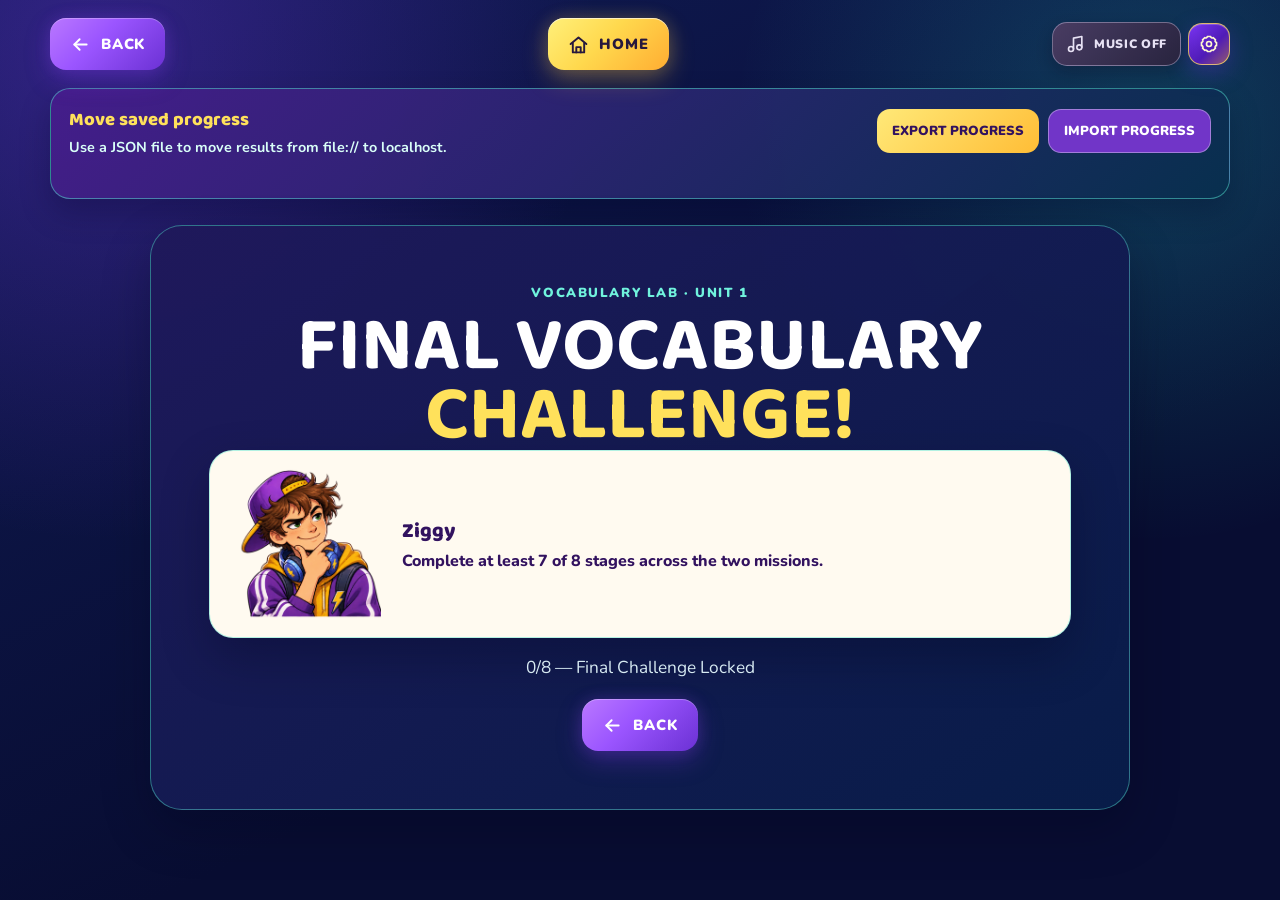
<file: unit1-final-vocabulary.html>
<!doctype html>
<html lang="en">
<head>
  <meta charset="utf-8"><meta name="viewport" content="width=device-width,initial-scale=1"><meta name="theme-color" content="#160c45">
  <title>Final Vocabulary Challenge · Unit 1</title>
  <link rel="preconnect" href="https://fonts.googleapis.com"><link rel="preconnect" href="https://fonts.gstatic.com" crossorigin>
  <link href="https://fonts.googleapis.com/css2?family=Baloo+2:wght@600;700;800&family=Nunito:wght@600;700;800;900&display=swap" rel="stylesheet">
  <link rel="stylesheet" href="unit1-final-vocabulary.css?v=u1-attempt-history-20261122"><link rel="stylesheet" href="unit1-final-certificate.css?v=u1-attempt-history-20261122"><link rel="stylesheet" href="navigation.css"><link rel="stylesheet" href="progress-transfer.css">
</head>
<body class="ufv-page">
  <header class="ufv-nav"><a href="vocabulary.html?unit=1#activity-panel" data-back>← Back</a><a href="index.html">Home</a></header>
  <section class="progress-transfer-slot" data-progress-transfer aria-label="Move saved progress"></section>
  <main class="ufv-shell"><section data-final-vocabulary-app></section></main>
  <script src="unit1-final-vocabulary-data.js?v=u1-attempt-history-20261122"></script><script src="music-control.js"></script><script src="unit1-final-feedback-audio.js?v=u1-spelling-voice"></script><script src="unit1-final-timer.js?v=u1-attempt-history-20261122"></script><script src="unit1-final-certificate.js?v=u1-attempt-history-20261122"></script><script src="unit1-final-vocabulary.js?v=u1-attempt-history-20261122"></script><script src="navigation.js"></script><script src="progress-data.js"></script><script src="progress-transfer.js"></script>
</body>
</html>
</file>
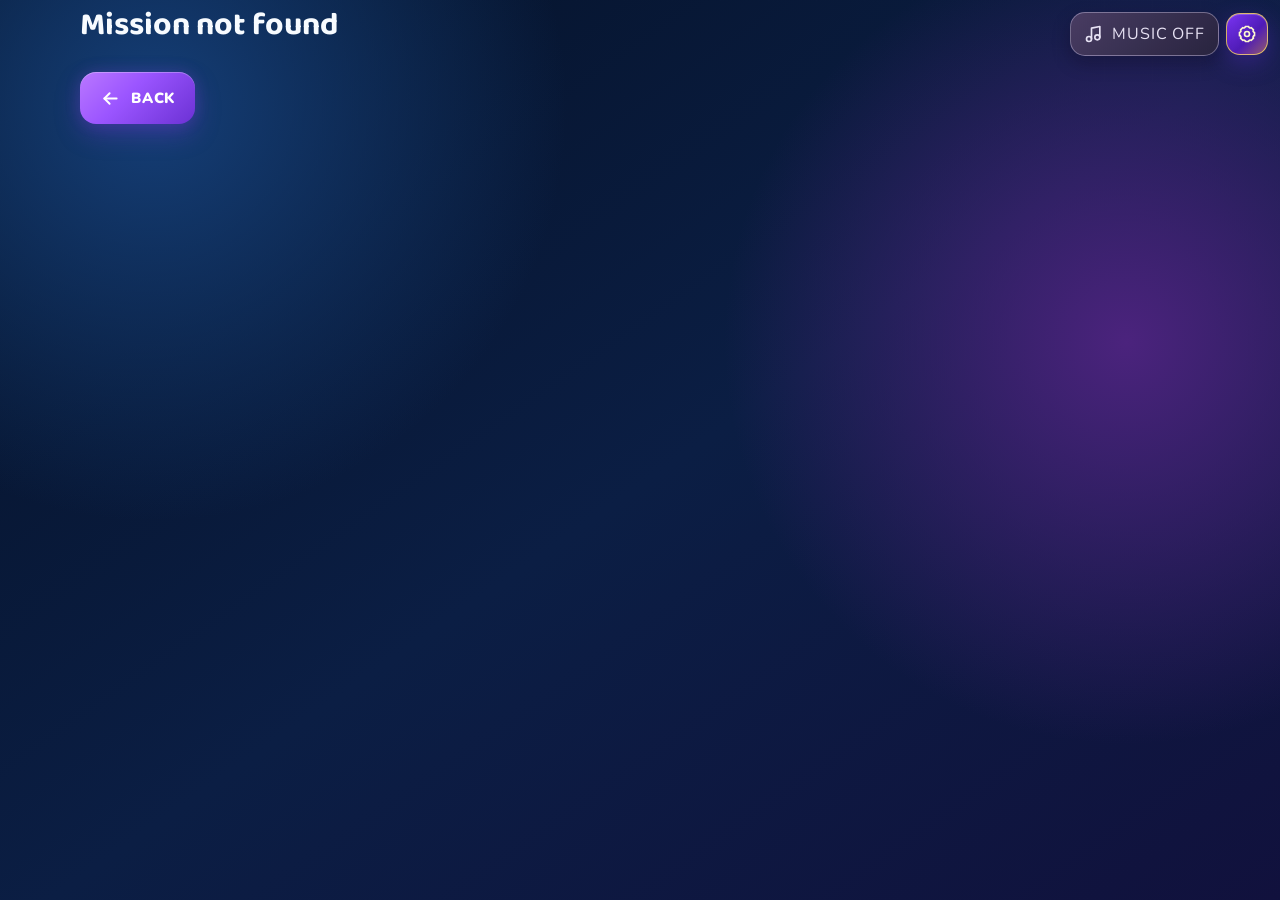
<file: vocabulary-mission.html>
<!doctype html>
<html lang="en">
<head>
  <meta charset="utf-8"><meta name="viewport" content="width=device-width,initial-scale=1"><meta name="theme-color" content="#071b34">
  <title>Vocabulary Mission · English Quest Lab</title><script src="image-recovery.js"></script>
  <link rel="preconnect" href="https://fonts.googleapis.com"><link rel="preconnect" href="https://fonts.gstatic.com" crossorigin>
  <link href="https://fonts.googleapis.com/css2?family=Baloo+2:wght@600;700;800&family=Nunito:wght@600;700;800;900&display=swap" rel="stylesheet">
  <link rel="stylesheet" href="styles.css"><link rel="stylesheet" href="transport-rush.css"><link rel="stylesheet" href="vocabulary-mission.css"><link rel="stylesheet" href="vocabulary-listen-build.css?v=u1-spelling-voice"><link rel="stylesheet" href="vocabulary-memory-match.css"><link rel="stylesheet" href="vocabulary-recall-audio.css"><link rel="stylesheet" href="navigation.css">
</head>
<body class="transport-page generic-vocabulary-page">
  <header class="transport-nav shell"><a class="nav-button" href="vocabulary.html?unit=0#activity-panel" data-unit-back>← Back</a><div class="nav-title"><strong data-topic-title>Vocabulary Mission</strong><span data-unit-label>Vocabulary Lab · Unit 0</span></div><div class="run-score"><strong data-sparks>0</strong><span>Brain Sparks</span></div><a class="home-button" href="index.html">Home</a></header>
  <main class="transport-shell shell">
    <section class="transport-intro" data-intro>
      <div class="intro-copy"><p class="eyebrow" data-topic-label>Vocabulary Mission</p><h1 data-game-title>Word <span>Quest!</span></h1><p data-intro-description>Meet every word, practise its spelling, use it and finish with a strict Perfect Recall challenge.</p><div class="intro-stats"><span><strong data-stage-total>4</strong> stages</span><span><strong data-word-total>0</strong> words</span><span><strong data-max-sparks>0</strong> max sparks</span></div><p class="best-line" data-best hidden>Best result: <strong>0</strong></p><div class="stage-launcher" data-stage-launcher hidden></div><button class="primary-action" type="button" data-start>Start Mission</button></div>
      <div class="intro-visual"><div class="neon-orbit" aria-hidden="true"></div><img class="generic-cover" data-cover alt="Topic illustration" width="1200" height="1200"><img class="intro-ziggy" src="assets/characters/ziggy-tricky.png" alt="Ziggy ready for the mission" width="700" height="724"><div class="speech"><strong>Ziggy</strong><span data-intro-ziggy>Four stages. One perfect finish!</span></div></div>
    </section>
    <section class="game-board" data-game hidden>
      <div class="mission-strip" data-mission-strip aria-label="Mission progress"></div><div class="progress-row"><span data-mission-label>Mission 1 of 4</span><div class="progress-track" role="progressbar" aria-valuemin="0" aria-valuenow="0"><i data-progress></i></div><span data-task-label>Word 1</span></div>
      <div class="play-layout"><aside class="ziggy-console"><img src="assets/characters/ziggy-tricky.png" alt="Ziggy thinking" width="700" height="724" data-ziggy><div class="ziggy-message"><strong>Ziggy</strong><p data-ziggy-message>Let’s meet the words!</p></div><div class="hard-words"><span>Words to practise</span><strong data-hard-count>0</strong></div></aside>
        <article class="mission-card"><p class="mission-kicker" data-mission-name>Mission 1 · Meet the Words</p><h2 data-instruction>Study the picture and word.</h2><div class="task-area" data-task-area></div><div class="feedback" data-feedback hidden></div><div class="actions"><button class="secondary-action" type="button" data-previous hidden>Previous</button><button class="primary-action" type="button" data-check hidden>Check Answer</button><button class="primary-action" type="button" data-next>Next</button></div></article>
      </div>
    </section>
    <section class="result-card" data-result hidden><img src="assets/characters/ziggy-happy.png" alt="Ziggy celebrating" width="700" height="724"><div><p class="eyebrow">Mission complete</p><h2 data-result-title>Perfect Recall!</h2><p data-result-message></p><div class="result-score"><strong data-final-score>0</strong><span data-final-max></span></div><p class="perfect-recall-line" data-perfect-line>Perfect Recall! <strong data-perfect-recall></strong></p><p data-attempts-line>Recall attempts: <strong data-recall-attempts></strong></p><p>New Brain Sparks saved: <strong data-saved></strong></p><div class="result-actions"><button class="primary-action" type="button" data-replay>Play Again</button><button class="secondary-action" type="button" data-stage-menu hidden>Choose a Stage</button><a class="secondary-action" href="vocabulary.html?unit=0#activity-panel" data-unit-result-back>Back to Unit 0</a></div></div></section>
  </main>
  <script src="content-data.js"></script><script src="vocabulary-game-rules.js"></script><script src="vocabulary-audio-files.js?v=u1-spelling-voice"></script><script src="vocabulary-audio.js?v=u1-spelling-voice"></script><script src="vocabulary-answer-normalizer.js"></script><script src="vocabulary-listen-build.js?v=u1-spelling-voice"></script><script src="vocabulary-memory-match.js?v=u1-memory-score"></script><script src="unit1-choose-word.js"></script><script src="mistake-booster.js"></script><script src="vocabulary-mission.js?v=u1-spelling-voice"></script><script src="music-control.js"></script><script src="navigation.js"></script>
</body>
</html>
</file>
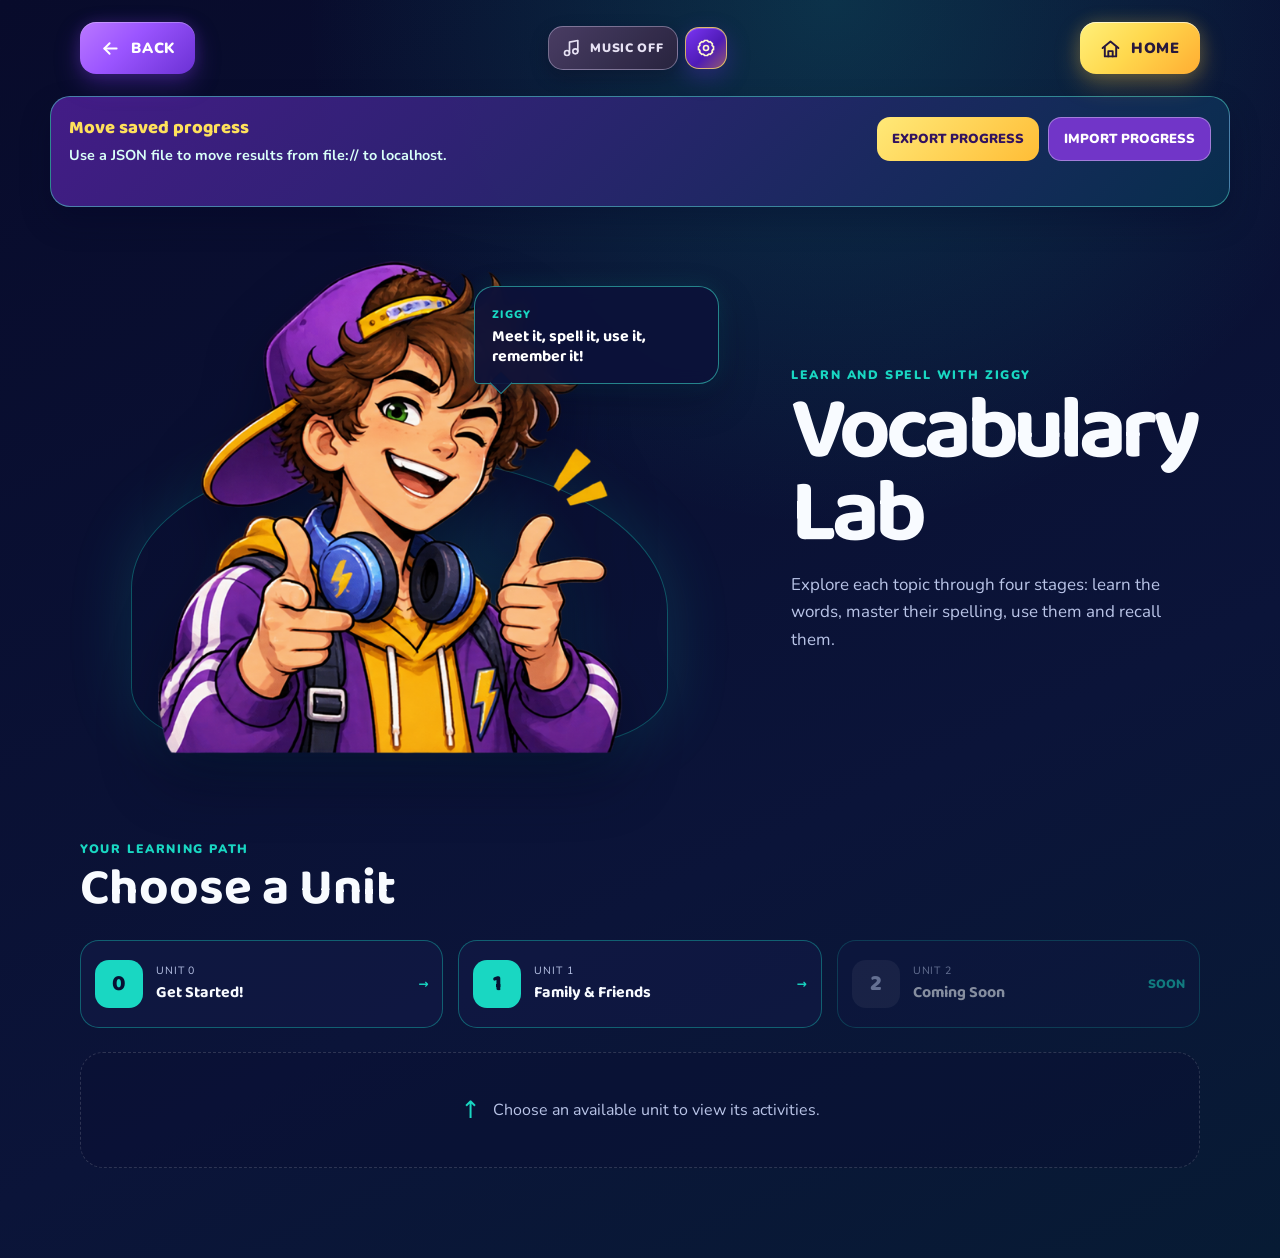
<file: vocabulary.html>
<!doctype html>
<html lang="en">
<head>
  <meta charset="utf-8"><meta name="viewport" content="width=device-width, initial-scale=1"><meta name="theme-color" content="#090d32">
  <title>Vocabulary Lab · English Quest Lab</title><script src="image-recovery.js"></script>
  <link rel="preconnect" href="https://fonts.googleapis.com"><link rel="preconnect" href="https://fonts.gstatic.com" crossorigin><link href="https://fonts.googleapis.com/css2?family=Baloo+2:wght@600;700;800&family=Nunito:wght@600;700;800&display=swap" rel="stylesheet"><link rel="stylesheet" href="styles.css"><link rel="stylesheet" href="navigation.css"><link rel="stylesheet" href="progress-transfer.css">
</head>
<body class="lab-page theme-vocabulary" data-lab="vocabulary">
  <header class="lab-nav shell"><a class="nav-button" href="index.html" data-back>← Back</a><a class="home-button" href="index.html"><span aria-hidden="true">⌂</span> Home</a></header>
  <section class="progress-transfer-slot" data-progress-transfer aria-label="Move saved progress"></section>
  <main class="lab-shell shell">
    <section class="lab-hero"><div class="lab-character-stage"><img src="assets/characters/ziggy-happy.png" alt="Ziggy is ready to explore and spell new words" width="700" height="724"><div class="lab-character-bubble"><span>Ziggy</span><p data-vocabulary-ziggy-copy>Meet it, spell it, use it, remember it!</p></div></div><div class="lab-title"><p class="lab-guide">Learn and spell with Ziggy</p><h1>Vocabulary Lab</h1><p data-vocabulary-hero-copy>Explore each topic through four stages: learn the words, master their spelling, use them and recall them.</p></div></section>
    <section class="units-section" aria-labelledby="units-title"><div class="section-title"><p>Your learning path</p><h2 id="units-title">Choose a Unit</h2></div><div class="unit-grid" data-unit-list></div><div class="activity-panel" id="activity-panel" data-activity-panel aria-live="polite"></div></section>
  </main>
  <script src="content-data.js"></script><script src="unit1-final-vocabulary-data.js?v=u1-stage-progress"></script><script src="script.js?v=u1-stage-progress"></script><script src="music-control.js"></script><script src="navigation.js"></script><script src="progress-data.js"></script><script src="progress-transfer.js"></script>
</body>
</html>
</file>
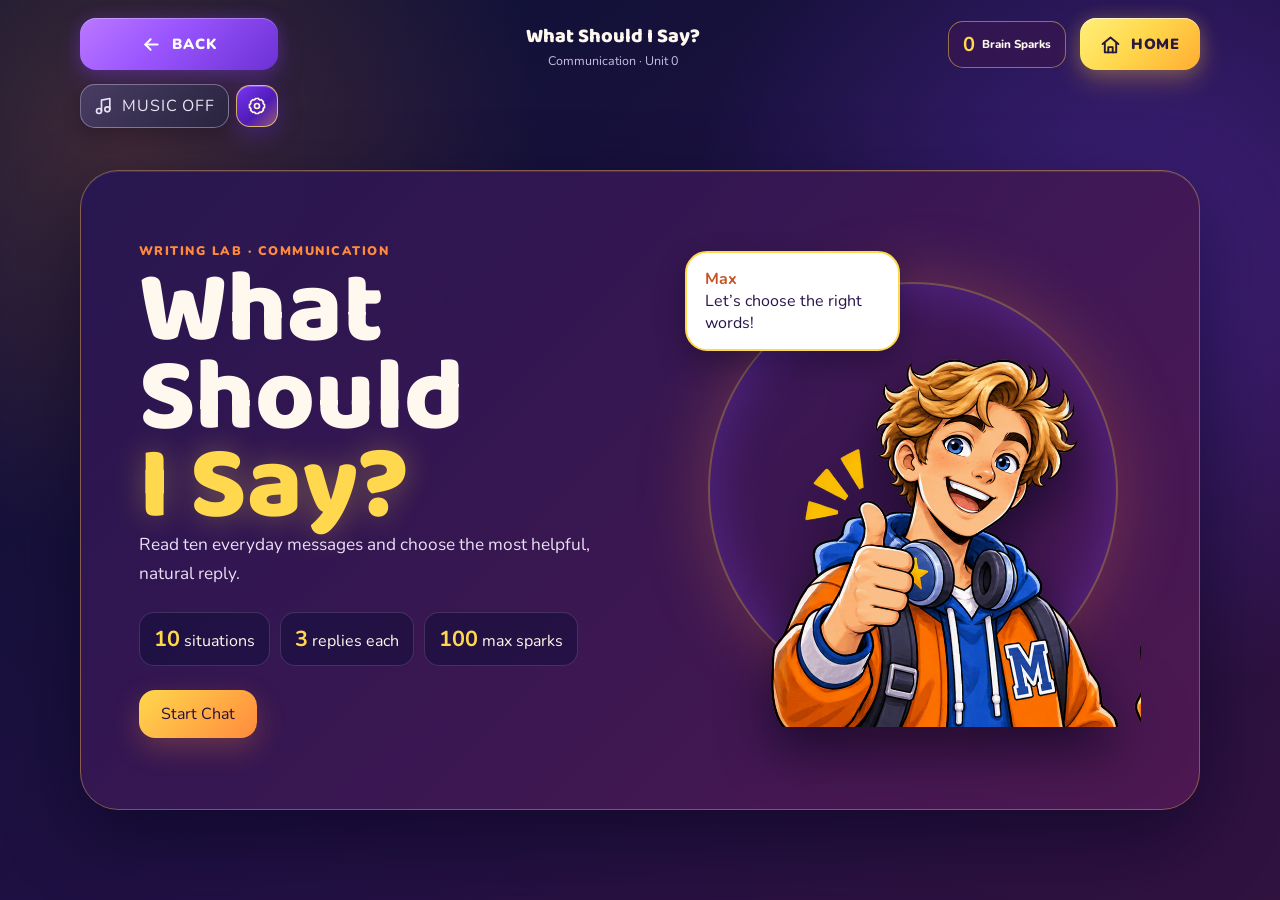
<file: what-should-i-say.html>
<!doctype html>
<html lang="en">
<head>
  <meta charset="utf-8">
  <meta name="viewport" content="width=device-width,initial-scale=1">
  <meta name="theme-color" content="#271246">
  <title>What Should I Say? · Writing Lab</title>
  <link rel="preconnect" href="https://fonts.googleapis.com">
  <link rel="preconnect" href="https://fonts.gstatic.com" crossorigin>
  <link href="https://fonts.googleapis.com/css2?family=Baloo+2:wght@600;700;800&family=Nunito:wght@600;700;800;900&display=swap" rel="stylesheet">
  <link rel="stylesheet" href="styles.css">
  <link rel="stylesheet" href="what-should-i-say.css">
  <link rel="stylesheet" href="navigation.css">
</head>
<body class="help-chat-page">
  <header class="help-nav shell">
    <a class="help-nav-button" href="writing.html?unit=0#activity-panel">← Writing Lab</a>
    <div class="help-nav-title"><strong>What Should I Say?</strong><span>Communication · Unit 0</span></div>
    <div class="help-sparks"><strong data-sparks>0</strong><span>Brain Sparks</span></div>
    <a class="help-nav-button" href="index.html">Home</a>
  </header>

  <main class="help-shell shell">
    <section class="help-intro" data-intro>
      <div class="help-intro-copy">
        <p class="help-eyebrow">Writing Lab · Communication</p>
        <h1>What Should <span>I Say?</span></h1>
        <p>Read ten everyday messages and choose the most helpful, natural reply.</p>
        <div class="help-intro-stats"><span><strong>10</strong> situations</span><span><strong>3</strong> replies each</span><span><strong>100</strong> max sparks</span></div>
        <p class="help-best" data-best hidden>Best result: <strong>0</strong></p>
        <button class="help-primary" type="button" data-start>Start Chat</button>
      </div>
      <div class="help-intro-max"><div class="help-glow" aria-hidden="true"></div><img src="assets/characters/max-happy.png" alt="Max ready to practise communication" width="724" height="724"><div class="help-speech"><strong>Max</strong><span>Let’s choose the right words!</span></div></div>
    </section>

    <section class="help-game" data-game hidden>
      <div class="help-progress-row"><span data-situation-label>Situation 1 of 10</span><div class="help-progress-track" role="progressbar" aria-valuemin="0" aria-valuemax="10" aria-valuenow="0"><i data-progress></i></div><span><strong data-first-try>0</strong> first try</span></div>
      <div class="help-play-layout">
        <aside class="max-console"><img src="assets/characters/max-thinking.png" alt="Max thinking" width="724" height="724" data-max><div class="max-bubble"><strong>Max</strong><p data-max-message>Read the situation carefully.</p></div></aside>
        <article class="messenger-card">
          <div class="situation-header"><span>Everyday English</span><strong data-topic>Helping with homework</strong></div>
          <div class="max-situation"><span>Max says</span><p data-situation></p></div>
          <div class="phone-chat" aria-label="Conversation">
            <div class="chat-contact"><span data-contact-initial>A</span><div><strong data-speaker>Alex</strong><small>online</small></div></div>
            <div class="incoming-message"><p data-message></p><small>now</small></div>
          </div>
          <fieldset class="reply-options" data-options><legend>What should you say?</legend></fieldset>
          <div class="help-feedback" data-feedback hidden></div>
          <div class="help-actions"><button class="help-secondary" type="button" data-check disabled>Check Answer</button><button class="help-primary" type="button" data-next disabled>Next</button></div>
        </article>
      </div>
    </section>

    <section class="help-result" data-result hidden>
      <img src="assets/characters/max-cheering.png" alt="Max cheering" width="724" height="724">
      <div><p class="help-eyebrow">Mission complete</p><h2 data-result-title>Great communication!</h2><p data-result-message></p><div class="result-score"><strong data-final-score>0</strong><span>/ 100 Brain Sparks</span></div><p>First-try answers: <strong data-final-first>0 / 10</strong></p><p>New Brain Sparks saved: <strong data-saved>+0</strong></p><div class="result-buttons"><button class="help-primary" type="button" data-replay>Play Again</button><a class="help-secondary" href="writing.html?unit=0#activity-panel">Back to Writing Lab</a></div></div>
    </section>
  </main>
  <script src="what-should-i-say.js"></script>
  <script src="music-control.js"></script>
  <script src="navigation.js"></script>
</body>
</html>
</file>
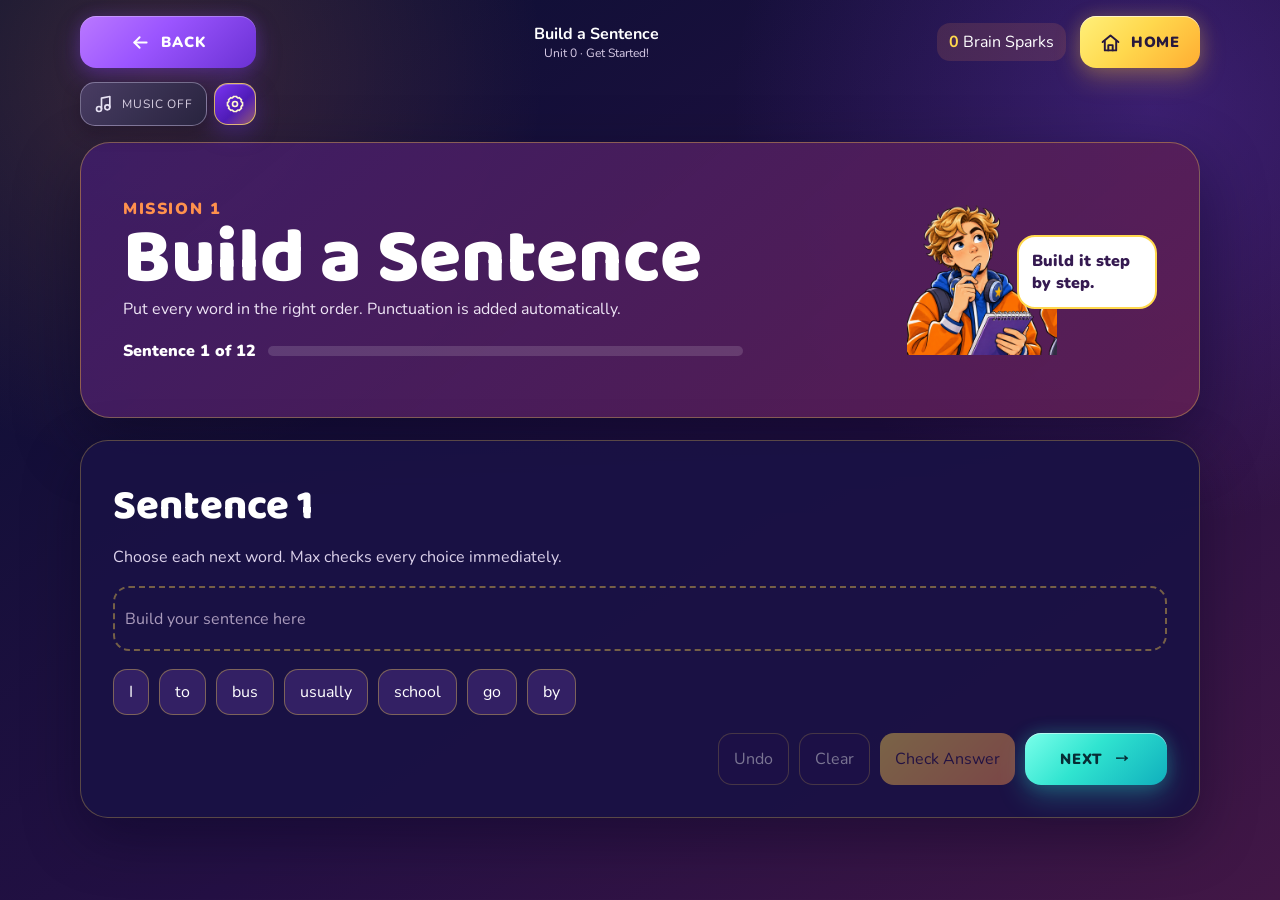
<file: writing-mission.html>
<!doctype html>
<html lang="en">
<head>
  <meta charset="utf-8"><meta name="viewport" content="width=device-width,initial-scale=1"><meta name="theme-color" content="#241044">
  <title>Writing Mission · English Quest Lab</title>
  <link rel="preconnect" href="https://fonts.googleapis.com"><link rel="preconnect" href="https://fonts.gstatic.com" crossorigin>
  <link href="https://fonts.googleapis.com/css2?family=Baloo+2:wght@600;700;800&family=Nunito:wght@600;700;800;900&display=swap" rel="stylesheet">
  <link rel="stylesheet" href="styles.css"><link rel="stylesheet" href="writing-mission.css"><link rel="stylesheet" href="navigation.css">
</head>
<body class="writing-game-page">
  <header class="wm-nav shell"><a href="writing.html?unit=0#activity-panel">← Writing Lab</a><div><strong data-page-title>Writing Mission</strong><span>Unit 0 · Get Started!</span></div><p><strong data-total-sparks>0</strong> Brain Sparks</p><a href="index.html">Home</a></header>
  <main class="wm-shell shell">
    <section class="wm-hero"><div><p class="wm-kicker" data-kicker>Writing Lab</p><h1 data-title>Writing Mission</h1><p data-description></p><div class="wm-progress"><span data-progress-label>Ready</span><i><b data-progress-bar></b></i></div></div><aside><img data-max src="assets/characters/max-happy.png" alt="Max"><p data-max-message>Let’s write something great!</p></aside></section>
    <section class="wm-workspace" data-workspace aria-live="polite"></section>
  </main>
  <script src="writing-mission-data.js"></script><script src="mistake-booster.js"></script><script src="word-order-guidance.js"></script><script src="writing-dialogue-progress.js"></script><script src="writing-mission.js"></script><script src="music-control.js"></script><script src="navigation.js"></script>
</body>
</html>
</file>
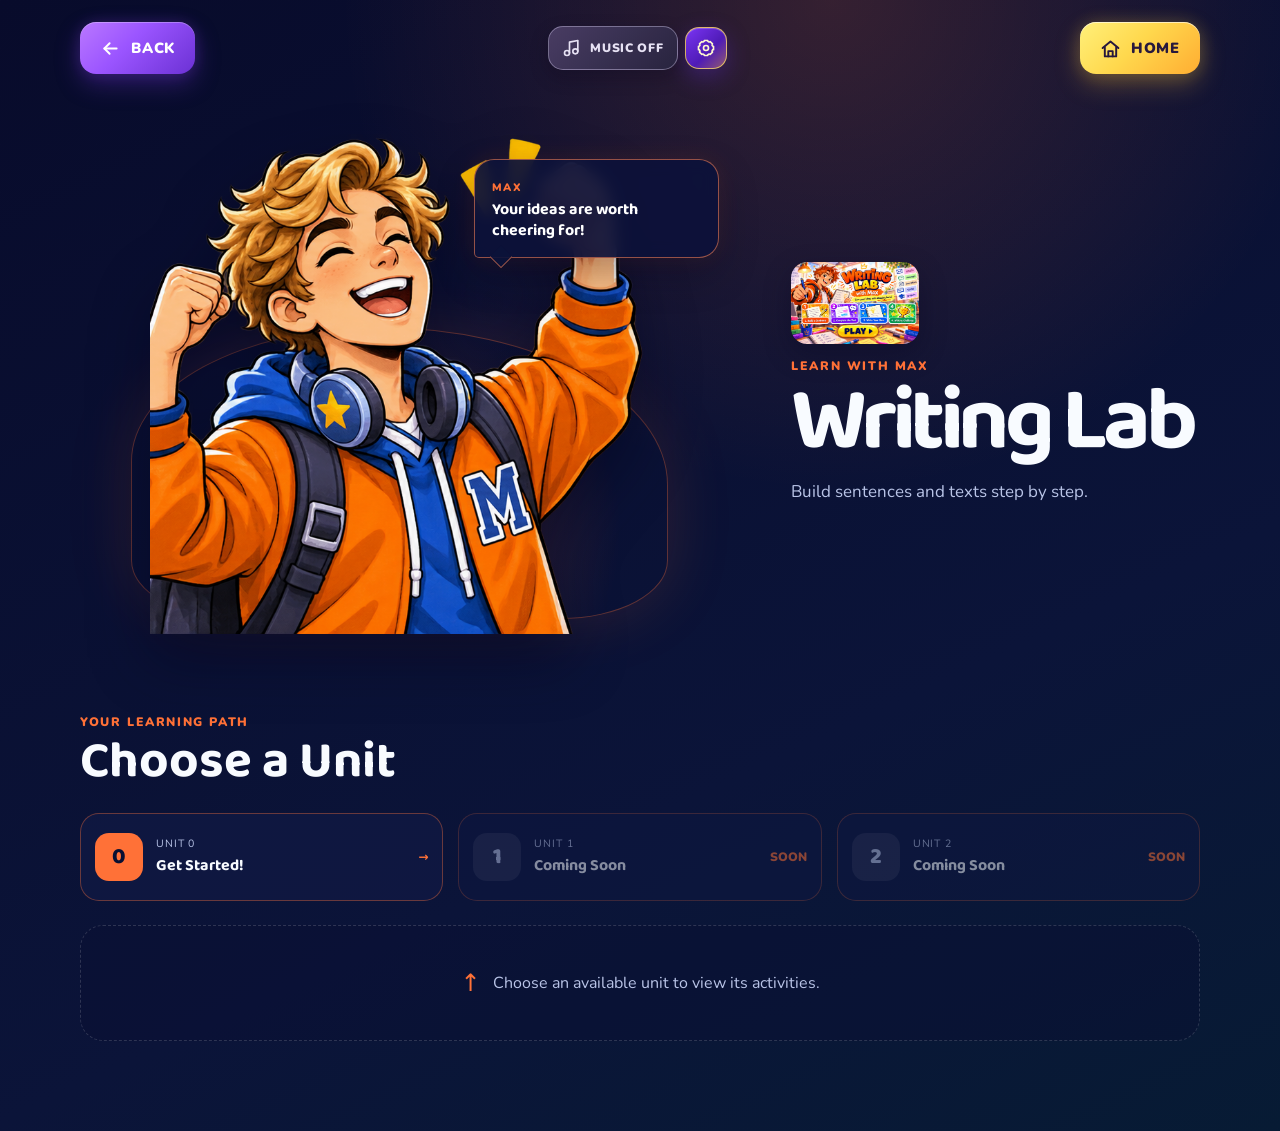
<file: writing.html>
<!doctype html>
<html lang="en">
<head>
  <meta charset="utf-8"><meta name="viewport" content="width=device-width, initial-scale=1"><meta name="theme-color" content="#090d32">
  <title>Writing Lab · English Quest Lab</title>
  <link rel="preconnect" href="https://fonts.googleapis.com"><link rel="preconnect" href="https://fonts.gstatic.com" crossorigin><link href="https://fonts.googleapis.com/css2?family=Baloo+2:wght@600;700;800&family=Nunito:wght@600;700;800&display=swap" rel="stylesheet"><link rel="stylesheet" href="styles.css"><link rel="stylesheet" href="navigation.css">
</head>
<body class="lab-page theme-writing" data-lab="writing">
  <header class="lab-nav shell"><a class="nav-button" href="index.html" data-back>← Back</a><a class="home-button" href="index.html"><span aria-hidden="true">⌂</span> Home</a></header>
  <main class="lab-shell shell">
    <section class="lab-hero"><div class="lab-character-stage"><img src="assets/characters/max-cheering.png" alt="Max cheering on young writers" width="724" height="724"><div class="lab-character-bubble"><span>Max</span><p>Your ideas are worth cheering for!</p></div></div><div class="lab-title"><img class="writing-cover-mark" src="assets/images/writing-lab.png" alt="Original Writing Lab cover"><p class="lab-guide">Learn with Max</p><h1>Writing Lab</h1><p>Build sentences and texts step by step.</p></div></section>
    <section class="units-section" aria-labelledby="units-title"><div class="section-title"><p>Your learning path</p><h2 id="units-title">Choose a Unit</h2></div><div class="unit-grid" data-unit-list></div><div class="activity-panel" id="activity-panel" data-activity-panel aria-live="polite"></div></section>
  </main>
  <script src="content-data.js"></script><script src="script.js"></script><script src="music-control.js"></script><script src="navigation.js"></script>
</body>
</html>
</file>
<file: styles.css>
:root {
  --ink: #f8fbff;
  --muted: #b9c4e7;
  --night: #090d32;
  --panel: #111944;
  --line: rgba(255,255,255,.12);
  --yellow: #ffd541;
  --purple: #a15cff;
  --teal: #19d7c2;
  --blue: #398cff;
  --orange: #ff7137;
  --radius: 26px;
  --shadow: 0 22px 60px rgba(0,0,25,.28);
}

* { box-sizing: border-box; }
html { scroll-behavior: smooth; }
body { margin: 0; min-width: 320px; min-height: 100vh; color: var(--ink); background: radial-gradient(circle at 50% -20%, #1d286e 0%, transparent 42%), linear-gradient(155deg, #080b2b, #0a143b 60%, #071d37); font-family: "Nunito", system-ui, sans-serif; }
body::before { content: ""; position: fixed; inset: 0; pointer-events: none; opacity: .16; background-image: linear-gradient(rgba(255,255,255,.035) 1px, transparent 1px), linear-gradient(90deg, rgba(255,255,255,.035) 1px, transparent 1px); background-size: 48px 48px; mask-image: linear-gradient(black, transparent 80%); }
a { color: inherit; }
button { font: inherit; }
img.is-image-retrying, img.is-image-unavailable { visibility: hidden; }
.shell { width: min(1120px, calc(100% - 40px)); margin-inline: auto; }
h1, h2, h3, p { margin-top: 0; }
h1, h2, h3 { font-family: "Baloo 2", system-ui, sans-serif; }

/* Home */
.home-shell { position: relative; width: min(1080px, calc(100% - 40px)); margin-inline: auto; padding: 68px 0 90px; }
.home-heading { margin-bottom: 48px; text-align: center; }
.brand-mark { display: grid; place-items: center; width: 52px; aspect-ratio: 1; margin: 0 auto 18px; border-radius: 16px; color: #0a123a; background: linear-gradient(145deg, #fff078, #ffb62c); box-shadow: 0 0 28px rgba(255,213,65,.2); font-family: "Baloo 2", sans-serif; font-weight: 900; transform: rotate(-4deg); }
.home-heading h1 { margin-bottom: 7px; font-size: clamp(3.6rem, 8vw, 6.4rem); line-height: .98; letter-spacing: -.06em; }
.home-heading h1 span { color: var(--yellow); }
.home-heading p { margin-bottom: 0; color: var(--muted); font-size: clamp(1rem, 2vw, 1.25rem); }
.lab-grid { display: grid; grid-template-columns: repeat(3, minmax(0,1fr)); gap: 24px; }
.lab-card { --accent: var(--purple); overflow: hidden; border: 1px solid var(--line); border-radius: var(--radius); color: var(--ink); background: rgba(17,25,68,.78); box-shadow: var(--shadow); text-decoration: none; transition: transform .25s ease, border-color .25s ease, box-shadow .25s ease; }
.lab-card.vocabulary { --accent: var(--teal); }
.lab-card.spelling { --accent: var(--blue); }
.lab-card.writing { --accent: var(--orange); }
.lab-card:hover { transform: translateY(-6px); border-color: color-mix(in srgb, var(--accent) 55%, white 12%); box-shadow: 0 28px 65px rgba(0,0,28,.36), 0 0 26px color-mix(in srgb, var(--accent) 15%, transparent); }
.lab-image { margin: 9px 9px 0; overflow: hidden; border-radius: 18px; background: #080d31; }
.lab-image img { display: block; width: 100%; height: auto; aspect-ratio: 1672 / 941; object-fit: contain; }
.lab-card-body { display: flex; align-items: center; justify-content: space-between; gap: 20px; padding: 22px 24px 24px; }
.lab-card-body p { margin-bottom: 2px; color: var(--accent); font-size: .78rem; font-weight: 900; text-transform: uppercase; letter-spacing: .11em; }
.lab-card-body h2 { margin-bottom: 0; font-size: clamp(1.55rem, 3vw, 2.1rem); line-height: 1.05; }
.open-arrow { display: grid; place-items: center; flex: 0 0 46px; width: 46px; aspect-ratio: 1; border-radius: 14px; color: #071033; background: var(--accent); font-size: 1.45rem; font-weight: 900; transition: transform .25s ease; }
.lab-card:hover .open-arrow { transform: translateX(4px); }
.lab-readiness { margin: -8px 18px 20px; padding: 14px; border: 1px solid rgba(255,255,255,.12); border-radius: 15px; background: rgba(5,9,38,.48); }
.lab-readiness>div:first-child { display: flex; align-items: baseline; justify-content: space-between; gap: 12px; }
.lab-readiness strong { color: var(--accent); }
.lab-readiness span, .lab-readiness small { color: var(--muted); font-size: .78rem; }
.lab-readiness small { display: block; margin-top: 7px; }
.lab-readiness .confirmed-count { display: block; margin-top: 5px; }
.readiness-track { height: 7px; margin-top: 9px; overflow: hidden; border-radius: 99px; background: rgba(255,255,255,.1); }
.readiness-track i { display: block; height: 100%; border-radius: inherit; background: var(--accent); }
.lab-readiness.is-ready { border-color: rgba(76,232,198,.42); }
.communication-readiness { display: grid; gap: 5px; margin-top: 10px; padding-top: 9px; border-top: 1px solid rgba(255,255,255,.1); }
.communication-readiness>b { color: var(--ink); font-size: .78rem; }
.communication-readiness>span { display: flex; justify-content: space-between; gap: 10px; }
.communication-readiness i, .communication-readiness em { font-style: normal; }
.communication-readiness .is-confirmed em { color: #4ce8c6; }
.communication-readiness .needs-confirmation em { color: #ffd36a; }
.final-quest-entry { display: flex; align-items: center; justify-content: space-between; gap: 28px; margin-top: 28px; padding: 26px 30px; border: 1px solid rgba(255,216,77,.5); border-radius: 24px; background: radial-gradient(circle at 90% 10%, rgba(255,216,77,.16), transparent 35%), linear-gradient(135deg, rgba(80,43,139,.9), rgba(30,23,76,.96)); box-shadow: var(--shadow); }
.final-quest-entry p { margin: 0 0 3px; color: var(--yellow); font-size: .78rem; font-weight: 900; letter-spacing: .11em; text-transform: uppercase; }
.final-quest-entry h2 { margin: 0; font-size: clamp(2rem,4vw,3rem); }
.final-quest-entry .final-status { display: grid; justify-items: start; gap: 5px; color: #d9d5ed; }
.final-summary { font-weight: 800; }
.final-status small { color: #cfc8e4; font-size: .82rem; }
.final-status small.is-unlocked { color: #78f2d4; font-weight: 900; }
.final-requirements { color: var(--yellow); font-size: .78rem; font-weight: 900; text-underline-offset: 3px; }
.final-quest-entry>.final-quest-action { display: inline-flex; align-items: center; justify-content: center; gap: 12px; flex: 0 0 auto; min-height: 52px; padding: 14px 20px; border-radius: 15px; color: #24133f; background: linear-gradient(135deg,var(--yellow),var(--orange)); box-shadow: 0 12px 28px rgba(255,174,58,.22); font-weight: 900; text-decoration: none; transition: transform .18s ease, filter .18s ease, box-shadow .18s ease; }
.final-quest-action svg { width: 21px; height: 21px; fill: none; stroke: currentColor; stroke-width: 2.2; stroke-linecap: round; stroke-linejoin: round; }
.final-quest-entry>.final-quest-action:not(.is-locked):hover { transform: translateY(-2px) scale(1.025); filter: brightness(1.08); box-shadow: 0 16px 34px rgba(255,174,58,.32); }
.final-quest-entry>.final-quest-action.is-locked { cursor: not-allowed; color: #c6c1d5; background: linear-gradient(135deg,#38324f,#29243d); box-shadow: inset 0 0 0 1px rgba(255,255,255,.1); }

/* Lab pages */
.lab-page { --theme: var(--purple); background: radial-gradient(circle at 65% 0%, color-mix(in srgb, var(--theme) 18%, transparent), transparent 35%), linear-gradient(155deg, #080b2b, #0b1439 65%, #071b34); }
.theme-vocabulary { --theme: var(--teal); }
.theme-spelling { --theme: var(--blue); }
.theme-writing { --theme: var(--orange); }
.lab-nav { position: relative; z-index: 2; display: flex; justify-content: space-between; align-items: center; padding-block: 22px; }
.nav-button, .home-button { display: inline-flex; align-items: center; justify-content: center; gap: 8px; min-height: 46px; padding: 0 17px; border: 1px solid var(--line); border-radius: 14px; background: rgba(255,255,255,.055); font-weight: 800; text-decoration: none; transition: background .2s ease, transform .2s ease; }
.nav-button:hover, .home-button:hover { transform: translateY(-2px); background: rgba(255,255,255,.1); }
.home-button { color: var(--theme); }
.lab-shell { padding: 38px 0 90px; }
.lab-hero { display: grid; grid-template-columns: minmax(0,1.22fr) minmax(280px,.78fr); align-items: center; gap: clamp(32px, 6vw, 72px); }
.lab-cover { overflow: hidden; padding: 8px; border: 1px solid color-mix(in srgb, var(--theme) 42%, white 10%); border-radius: 27px; background: rgba(255,255,255,.05); box-shadow: var(--shadow), 0 0 42px color-mix(in srgb, var(--theme) 12%, transparent); }
.lab-cover img { display: block; width: 100%; height: auto; aspect-ratio: 1672 / 941; border-radius: 19px; object-fit: contain; background: #080d31; }
.lab-character-stage { position: relative; display: grid; place-items: end center; min-height: 500px; isolation: isolate; }
.lab-character-stage::before { content: ""; position: absolute; z-index: -1; left: 8%; right: 8%; bottom: 3%; height: 58%; border: 1px solid color-mix(in srgb, var(--theme) 35%, transparent); border-radius: 46% 54% 20% 20%; background: radial-gradient(circle at 50% 70%, color-mix(in srgb, var(--theme) 26%, transparent), transparent 67%); box-shadow: 0 0 65px color-mix(in srgb, var(--theme) 15%, transparent); }
.lab-character-stage > img { display: block; width: auto; max-width: 100%; height: min(500px, 48vw); object-fit: contain; filter: drop-shadow(0 24px 30px rgba(0,0,25,.42)); }
.lab-character-bubble { position: absolute; z-index: 2; top: 5%; right: 0; width: min(245px, 46%); padding: 15px 17px; border: 1px solid color-mix(in srgb, var(--theme) 48%, white 8%); border-radius: 20px 20px 20px 5px; background: rgba(12,18,58,.92); box-shadow: 0 16px 38px rgba(0,0,25,.28), 0 0 24px color-mix(in srgb, var(--theme) 12%, transparent); backdrop-filter: blur(8px); }
.lab-character-bubble::after { content: ""; position: absolute; left: 18px; bottom: -8px; width: 15px; height: 15px; border-right: 1px solid color-mix(in srgb, var(--theme) 48%, white 8%); border-bottom: 1px solid color-mix(in srgb, var(--theme) 48%, white 8%); background: rgba(12,18,58,.92); transform: rotate(45deg); }
.lab-character-bubble span { color: var(--theme); font-size: .68rem; font-weight: 900; text-transform: uppercase; letter-spacing: .11em; }
.lab-character-bubble p { margin: 3px 0 0; color: #fff; font-family: "Baloo 2", sans-serif; font-size: 1rem; font-weight: 700; line-height: 1.3; }
.lab-guide, .section-title > p, .activity-heading p { margin-bottom: 7px; color: var(--theme); font-size: .77rem; font-weight: 900; text-transform: uppercase; letter-spacing: .13em; }
.lab-title h1 { margin-bottom: 14px; font-size: clamp(3.4rem, 7vw, 6rem); line-height: .93; letter-spacing: -.06em; }
.lab-title > p:last-child { max-width: 420px; margin-bottom: 0; color: var(--muted); font-size: 1.06rem; line-height: 1.65; }
.units-section { margin-top: 80px; }
.section-title { margin-bottom: 25px; }
.section-title h2 { margin-bottom: 0; font-size: clamp(2.2rem, 4vw, 3.3rem); line-height: 1; }
.unit-grid { display: grid; grid-template-columns: repeat(3, minmax(0,1fr)); gap: 15px; }
.unit-card { display: grid; grid-template-columns: 48px 1fr auto; align-items: center; gap: 13px; min-height: 88px; padding: 14px; border: 1px solid color-mix(in srgb, var(--theme) 38%, transparent); border-radius: 19px; color: var(--ink); background: rgba(17,25,68,.72); text-align: left; cursor: pointer; transition: transform .2s ease, border-color .2s ease, background .2s ease; }
.unit-card:not(:disabled):hover { transform: translateY(-3px); border-color: var(--theme); }
.unit-card.is-selected { border-color: var(--theme); background: color-mix(in srgb, var(--theme) 13%, #111944); box-shadow: 0 0 25px color-mix(in srgb, var(--theme) 12%, transparent); }
.unit-index { display: grid; place-items: center; width: 48px; aspect-ratio: 1; border-radius: 14px; color: #071033; background: var(--theme); font-family: "Baloo 2", sans-serif; font-size: 1.4rem; font-weight: 900; }
.unit-card small, .unit-card strong { display: block; }
.unit-card small { color: var(--muted); font-size: .66rem; text-transform: uppercase; letter-spacing: .08em; }
.unit-card strong { margin-top: 2px; font-family: "Baloo 2", sans-serif; font-size: 1rem; }
.unit-action { color: var(--theme); font-size: .76rem; font-weight: 900; text-transform: uppercase; }
.unit-card.is-locked { opacity: .52; cursor: not-allowed; }
.unit-card.is-locked .unit-index { color: var(--muted); background: rgba(255,255,255,.1); }
.activity-panel { scroll-margin-top: 22px; margin-top: 24px; min-height: 116px; padding: 24px; border: 1px dashed rgba(255,255,255,.15); border-radius: 23px; background: rgba(10,15,50,.42); }
.panel-prompt { display: flex; align-items: center; justify-content: center; gap: 12px; min-height: 66px; color: var(--muted); text-align: center; }
.panel-prompt span { color: var(--theme); font-size: 1.5rem; }
.panel-prompt p { margin: 0; }
.activity-panel.is-open { border-style: solid; border-color: color-mix(in srgb, var(--theme) 32%, transparent); background: rgba(17,25,68,.68); }
.activity-heading { display: flex; justify-content: space-between; align-items: center; gap: 20px; margin-bottom: 20px; }
.activity-heading h2 { margin-bottom: 0; font-size: clamp(1.7rem, 4vw, 2.5rem); }
.unit-state { padding: 7px 11px; border-radius: 999px; color: var(--theme); background: color-mix(in srgb, var(--theme) 12%, transparent); font-size: .7rem; font-weight: 900; text-transform: uppercase; letter-spacing: .08em; }
.empty-state { display: flex; align-items: center; gap: 17px; padding: 23px; border: 1px solid var(--line); border-radius: 18px; background: rgba(6,10,39,.44); }
.empty-state > span { display: grid; place-items: center; flex: 0 0 48px; width: 48px; aspect-ratio: 1; border-radius: 14px; color: var(--theme); background: color-mix(in srgb, var(--theme) 10%, transparent); font-size: 1.6rem; }
.empty-state h3 { margin-bottom: 4px; font-size: 1.18rem; }
.empty-state p { margin-bottom: 0; color: var(--muted); line-height: 1.5; }
.activity-list { display: grid; gap: 12px; }
.activity-card { display: grid; grid-template-columns: auto 1fr auto; align-items: center; gap: 15px; padding: 18px; border: 1px solid var(--line); border-radius: 16px; text-decoration: none; }

/* Vocabulary mission catalogue */
.theme-vocabulary { min-width: 0; }
.theme-vocabulary .activity-panel.has-mission-grid { padding: clamp(18px, 3vw, 30px); background: radial-gradient(circle at 100% 0%, rgba(25,215,194,.12), transparent 34%), rgba(17,25,68,.72); }
.mission-heading { margin-bottom: 24px; }
.mission-grid { display: grid; grid-template-columns: repeat(3, minmax(0, 1fr)); gap: 18px; }
.mission-card { position: relative; display: grid; grid-template-columns: minmax(0, 1fr) 112px; grid-template-areas: "top top" "topic character" "title character" "wordcount character" "stages stages" "footer footer"; gap: 8px 16px; min-height: 332px; overflow: hidden; padding: 20px; border: 1px solid rgba(25,215,194,.3); border-radius: 22px; color: var(--ink); background: linear-gradient(145deg, rgba(16,61,75,.84), rgba(12,24,66,.96) 62%); box-shadow: inset 0 1px rgba(255,255,255,.06), 0 16px 34px rgba(0,0,30,.22); text-decoration: none; }
.mission-card::before { content: ""; position: absolute; inset: auto -45px -70px auto; width: 180px; aspect-ratio: 1; border-radius: 50%; background: rgba(25,215,194,.1); filter: blur(2px); pointer-events: none; }
.mission-card.is-available { z-index: 0; cursor: pointer; border-color: rgba(43,255,196,.68); background: linear-gradient(145deg, rgba(14,93,89,.9), rgba(12,31,70,.97) 64%); transition: transform .22s ease, border-color .22s ease, box-shadow .22s ease; }
.mission-card.is-available > * { pointer-events: none; }
.mission-card.is-available:hover { transform: translateY(-5px); border-color: #5dffd5; box-shadow: 0 20px 42px rgba(0,0,30,.32), 0 0 28px rgba(25,215,194,.18); }
.mission-card.is-locked { opacity: .78; }
.mission-card-top { grid-area: top; display: flex; align-items: center; justify-content: space-between; gap: 10px; }
.mission-number { color: #72ffe1; font-size: .67rem; font-weight: 900; text-transform: uppercase; letter-spacing: .11em; }
.mission-status { display: inline-flex; align-items: center; gap: 6px; padding: 6px 9px; border-radius: 999px; font-size: .62rem; font-weight: 900; text-transform: uppercase; letter-spacing: .06em; }
.mission-status::before { content: ""; width: 7px; aspect-ratio: 1; border-radius: 50%; background: currentColor; box-shadow: 0 0 9px currentColor; }
.mission-status.is-coming-soon { color: #aebbdc; background: rgba(255,255,255,.07); }
.mission-status.is-ready { color: #64ffb7; background: rgba(40,255,151,.11); }
.mission-status.is-completed { color: #ffe36d; background: rgba(255,213,65,.12); }
.mission-status.is-progress { color: #70f4ff; background: rgba(33,217,255,.13); }
.mission-status.is-not-started { color: #ffce69; background: rgba(255,170,45,.14); }
.mission-card.is-mission-open { border-width: 2px; box-shadow: 0 18px 38px rgba(0,0,30,.3), 0 0 24px rgba(255,190,58,.12); }
.mission-card.is-mission-open::after { content: "Mission available"; position: absolute; right: 16px; bottom: 13px; color: rgba(255,225,132,.22); font-size: .58rem; font-weight: 900; letter-spacing: .09em; text-transform: uppercase; pointer-events: none; }
.mission-card.is-mission-complete { opacity: 1; border-color: rgba(255,225,103,.58); }
.mission-card.is-mission-complete[data-mission-launch] { pointer-events: auto; cursor: pointer; }
.mission-character { grid-area: character; position: relative; z-index: 1; display: grid; align-items: end; justify-items: center; min-height: 118px; }
.mission-character::before { content: ""; position: absolute; z-index: -1; bottom: 2px; width: 105px; height: 70px; border-radius: 50%; background: radial-gradient(circle, rgba(25,215,194,.3), transparent 68%); }
.mission-character img { display: block; width: 108px; height: 138px; object-fit: contain; object-position: center bottom; filter: drop-shadow(0 12px 12px rgba(0,0,24,.38)); }
.mission-topic { grid-area: topic; align-self: end; color: #69fadd; font-size: .72rem; font-weight: 900; text-transform: uppercase; letter-spacing: .08em; }
.mission-title { grid-area: title; align-self: start; font-family: "Baloo 2", sans-serif; font-size: clamp(1.35rem, 2.4vw, 1.8rem); line-height: 1.04; }
.mission-word-count { grid-area: wordcount; width:fit-content; padding:5px 8px; border-radius:999px; color:#ffe36d; background:rgba(255,213,65,.11); font-size:.65rem; font-weight:900; text-transform:uppercase; }
.mission-stages { grid-area: stages; display: flex; flex-wrap: wrap; gap: 6px; align-content: start; margin-top: 7px; }
.mission-stages > span { display: grid; gap: 1px; padding: 5px 8px; border: 1px solid rgba(105,250,221,.18); border-radius: 12px; color: #c9f8ef; background: rgba(4,24,48,.38); font-size: .64rem; font-weight: 800; }
.mission-stages > span.is-stage-complete { border-color:rgba(255,227,109,.58); color:#ffe36d; background:rgba(255,213,65,.1); }
.mission-stages > span.is-stage-complete::before { content:"✓"; margin-right:3px; }
.mission-stages b { font: inherit; }
.mission-stages small { color: #8ebdb7; font-size: .52rem; font-weight: 800; }
.mission-card-footer { grid-area: footer; z-index: 1; display: flex; align-items: end; justify-content: space-between; gap: 12px; min-height: 28px; margin-top: 6px; }
.mission-description { grid-column: 1 / -1; color: #d8ddf3; font-size: .86rem; line-height: 1.4; }
.theme-writing .activity-panel.has-mission-grid { padding: clamp(18px, 3vw, 30px); background: radial-gradient(circle at 100% 0%, rgba(255,146,69,.16), transparent 34%), rgba(31,19,69,.78); }
.theme-writing .mission-card { border-color: rgba(255,190,68,.38); background: linear-gradient(145deg, rgba(106,42,95,.92), rgba(30,22,72,.97) 66%); }
.theme-writing .mission-card.is-available { border-color: rgba(255,174,65,.72); }
.theme-grammar .activity-panel.has-mission-grid { padding: clamp(18px, 3vw, 30px); background: radial-gradient(circle at 100% 0%, rgba(169,83,255,.18), transparent 34%), rgba(35,20,75,.78); }
.theme-grammar .mission-card { border-color: rgba(188,117,255,.5); background: linear-gradient(145deg, rgba(84,37,135,.94), rgba(30,22,72,.98) 68%); }
.theme-grammar .mission-card.is-mission-open { border-color: rgba(255,197,71,.82); box-shadow: 0 18px 38px rgba(0,0,30,.32), 0 0 28px rgba(165,77,255,.2); }
.theme-grammar .mission-topic,.theme-grammar .mission-action,.theme-grammar .mission-progress-count { color: #ffd667; }
.theme-writing .mission-topic,.theme-writing .mission-action,.theme-writing .mission-progress-count { color: #ffbf55; }
.writing-cover-mark { width: 128px; height: 82px; margin-bottom: 8px; border-radius: 16px; object-fit: cover; box-shadow: 0 10px 28px rgba(0,0,30,.3); }
.mission-best { color: #ffe36d; font-size: .68rem; font-weight: 900; }
.mission-progress-count { color:#c8d8f5; font-size:.66rem; font-weight:900; }
.mission-action { min-height: 38px; margin-left: auto; display: inline-flex; align-items: center; justify-content: center; padding: 8px 12px; border-radius: 12px; color: #082d35; background: linear-gradient(135deg,#6dffe0,#20d9c4); box-shadow: 0 8px 18px rgba(25,215,194,.18); font-size: .72rem; font-weight: 900; text-transform: uppercase; letter-spacing: .05em; }
.theme-grammar .mission-action { color: #281244; background: linear-gradient(135deg,#ffe169,#ffb43e); box-shadow: 0 8px 18px rgba(255,180,62,.2); }
.mission-card.is-locked .mission-action { color: #9aa8cd; }

/* Unit 1 Vocabulary uses dedicated full-width illustrated covers. */
.theme-vocabulary .activity-panel[data-unit-id="1"] .mission-grid { grid-template-columns: repeat(2, minmax(0, 1fr)); }
.theme-vocabulary .activity-panel[data-unit-id="1"] .mission-card.is-final-vocabulary { grid-column: 1 / -1; min-height: 360px; border-color: rgba(255,225,91,.72); background: radial-gradient(circle at 86% 20%,rgba(255,225,91,.18),transparent 28%),linear-gradient(145deg,rgba(82,35,145,.97),rgba(7,39,75,.98) 70%); }
.theme-vocabulary .mission-card.is-final-vocabulary .mission-character img { max-height: 290px; object-position: center 18%; }
.theme-vocabulary .mission-card.is-final-vocabulary .mission-title { color: #ffe66e; }
.theme-vocabulary .mission-card.is-final-vocabulary.is-locked { filter: saturate(.65); }
.theme-vocabulary .mission-card.is-unit1-cover {
  grid-template-columns: minmax(0, 1fr);
  grid-template-areas: "character" "top" "topic" "title" "wordcount" "stages" "footer";
  grid-template-rows: auto auto auto auto auto 1fr auto;
  gap: 8px;
  min-height: 650px;
  padding: 0;
  border-color: rgba(86,255,222,.72);
  background: radial-gradient(circle at 85% 90%, rgba(255,205,54,.14), transparent 32%), linear-gradient(155deg, rgba(75,31,132,.97), rgba(11,34,77,.98) 58%, rgba(8,91,91,.94));
}
.theme-vocabulary .mission-card.is-unit1-cover::before { width: 240px; background: rgba(148,62,255,.15); }
.theme-vocabulary .mission-card.is-unit1-cover::after { display: none; }
.theme-vocabulary .mission-card.is-unit1-cover .mission-character {
  width: 100%;
  min-height: 0;
  aspect-ratio: 5 / 4;
  overflow: hidden;
  align-items: stretch;
  border-bottom: 2px solid rgba(91,255,223,.46);
  background: #25115f;
}
.theme-vocabulary .mission-card.is-unit1-cover .mission-character::before { display: none; }
.theme-vocabulary .mission-card.is-unit1-cover .mission-character img {
  width: 100%;
  height: 100%;
  max-width: none;
  object-fit: contain;
  object-position: center;
  filter: none;
}
.theme-vocabulary .mission-card.is-unit1-cover .mission-card-top,
.theme-vocabulary .mission-card.is-unit1-cover .mission-topic,
.theme-vocabulary .mission-card.is-unit1-cover .mission-title,
.theme-vocabulary .mission-card.is-unit1-cover .mission-word-count,
.theme-vocabulary .mission-card.is-unit1-cover .mission-stages,
.theme-vocabulary .mission-card.is-unit1-cover .mission-card-footer { margin-inline: 20px; }
.theme-vocabulary .mission-card.is-unit1-cover .mission-card-top { margin-top: 10px; }
.theme-vocabulary .mission-card.is-unit1-cover .mission-topic { align-self: end; color: #79ffe2; }
.theme-vocabulary .mission-card.is-unit1-cover .mission-title { font-size: clamp(1.55rem, 2.5vw, 2rem); }
.theme-vocabulary .mission-card.is-unit1-cover .mission-word-count { color: #ffe26a; background: rgba(255,210,57,.15); }
.theme-vocabulary .mission-card.is-unit1-cover .mission-stages { align-self: start; }
.theme-vocabulary .mission-card.is-unit1-cover .mission-stages > span { border-color: rgba(113,255,224,.36); background: rgba(7,21,63,.6); }
.theme-vocabulary .mission-card.is-unit1-cover .mission-card-footer { align-self: end; padding-bottom: 20px; }
.theme-vocabulary .mission-card.is-unit1-cover .mission-action { color: #231047; background: linear-gradient(135deg,#ffe66e,#ffb52f); box-shadow: 0 8px 22px rgba(255,186,46,.25); }
.legacy-lab-redirect { display: grid; grid-template-columns: minmax(220px,.65fr) minmax(280px,1fr); align-items: center; gap: 38px; min-height: 100vh; padding-block: 50px; }
.legacy-lab-redirect img { display: block; width: 100%; max-height: 520px; object-fit: contain; filter: drop-shadow(0 24px 30px rgba(0,0,25,.42)); }
.legacy-lab-redirect h1 { margin-bottom: 10px; font-size: clamp(3rem,7vw,5.5rem); line-height: .95; }
.legacy-lab-redirect p:not(.lab-guide) { color: var(--muted); font-size: 1.05rem; }
.legacy-lab-redirect .nav-button { width: fit-content; color: #071033; background: var(--teal); }
@media (max-width: 820px) {
  .home-shell { padding-top: 52px; }
  .home-heading { margin-bottom: 36px; }
  .lab-grid { grid-template-columns: repeat(2,minmax(0,1fr)); gap: 18px; }
  .lab-card-body { padding: 18px; }
  .open-arrow { width: 40px; }
  .lab-hero { grid-template-columns: 1fr; gap: 32px; }
  .lab-title { max-width: 660px; }
  .lab-cover { max-width: 720px; }
  .lab-character-stage { justify-self: center; width: min(100%, 680px); min-height: 430px; }
  .lab-character-stage > img { height: min(430px, 70vw); }
  .units-section { margin-top: 62px; }
  .unit-grid { grid-template-columns: 1fr; }
  .mission-grid { grid-template-columns: 1fr; }
  .theme-vocabulary .activity-panel[data-unit-id="1"] .mission-grid { grid-template-columns: 1fr; }
  .theme-vocabulary .activity-panel[data-unit-id="1"] .mission-card.is-final-vocabulary { grid-column: auto; }
}

@media (min-width: 821px) and (max-width: 1080px) {
  .mission-grid { grid-template-columns: repeat(2,minmax(0,1fr)); }
}

@media (max-width: 620px) {
  .shell, .home-shell { width: min(100% - 24px, 540px); }
  .home-shell { padding-block: 40px 64px; }
  .home-heading h1 { font-size: clamp(3.25rem, 16vw, 4.6rem); }
  .lab-grid { grid-template-columns: 1fr; }
  .final-quest-entry { align-items: stretch; flex-direction: column; padding: 22px 18px; }
  .final-quest-entry>.final-quest-action { width: 100%; justify-content: center; }
  .lab-card-body h2 { font-size: 1.7rem; }
  .lab-nav { padding-block: 14px; }
  .nav-button, .home-button { min-height: 42px; padding-inline: 14px; }
  .lab-shell { padding-top: 20px; }
  .lab-hero { gap: 26px; }
  .lab-cover { padding: 5px; border-radius: 20px; }
  .lab-cover img { border-radius: 14px; }
  .lab-character-stage { min-height: 285px; }
  .lab-character-stage > img { height: min(300px, 80vw); max-width: 78%; }
  .lab-character-bubble { top: 2%; right: 1%; width: min(190px, 45%); padding: 10px 12px; border-radius: 15px 15px 15px 4px; }
  .lab-character-bubble p { font-size: .78rem; }
  .lab-title h1 { font-size: 3.45rem; }
  .units-section { margin-top: 52px; }
  .unit-card { min-height: 80px; }
  .activity-panel { padding: 17px; }
  .activity-heading { align-items: flex-start; }
  .empty-state { align-items: flex-start; padding: 18px; }
  .mission-card { grid-template-columns: minmax(0, 1fr) 84px; min-height: 288px; padding: 16px; }
  .mission-character img { width: 84px; height: 112px; }
  .mission-character::before { width: 82px; height: 54px; }
  .mission-stages > span { font-size: .59rem; }
  .mission-card-footer { align-items: flex-start; flex-direction: column; }
  .mission-action { margin-left: 0; }
  .theme-vocabulary .mission-card.is-unit1-cover { min-height: 0; }
  .theme-vocabulary .mission-card.is-unit1-cover .mission-card-top,
  .theme-vocabulary .mission-card.is-unit1-cover .mission-topic,
  .theme-vocabulary .mission-card.is-unit1-cover .mission-title,
  .theme-vocabulary .mission-card.is-unit1-cover .mission-word-count,
  .theme-vocabulary .mission-card.is-unit1-cover .mission-stages,
  .theme-vocabulary .mission-card.is-unit1-cover .mission-card-footer { margin-inline: 14px; }
  .theme-vocabulary .mission-card.is-unit1-cover .mission-stages { display: grid; grid-template-columns: repeat(3, minmax(0,1fr)); width: auto; }
  .theme-vocabulary .mission-card.is-unit1-cover .mission-stages > span { place-items: center; min-width: 0; padding-inline: 4px; text-align: center; }
  .theme-vocabulary .mission-card.is-unit1-cover .mission-card-footer { align-items: center; flex-direction: row; padding-bottom: 15px; }
  .theme-vocabulary .mission-card.is-unit1-cover .mission-action { margin-left: auto; }
  .legacy-lab-redirect { grid-template-columns: 1fr; text-align: center; }
  .legacy-lab-redirect img { max-height: 300px; }
  .legacy-lab-redirect .nav-button { margin-inline: auto; }
}

@media (prefers-reduced-motion: reduce) {
  html { scroll-behavior: auto; }
  *, *::before, *::after { transition-duration: .001ms !important; scroll-behavior: auto !important; }
}

:focus-visible { outline: 3px solid var(--yellow); outline-offset: 4px; }
.progress-data-tools{max-width:1180px;margin:24px auto 0;padding:18px 22px;border:1px solid rgba(255,255,255,.16);border-radius:18px;display:flex;align-items:center;justify-content:space-between;gap:18px;background:rgba(9,13,50,.72);color:#fff}.progress-data-tools h2{margin:0;font-size:1.15rem}.progress-data-tools p{margin:4px 0}.progress-data-tools small{display:block;min-height:1.2em;color:#d9ddff}.progress-data-actions{display:flex;align-items:center;gap:10px;flex-wrap:wrap}.progress-data-actions button,.progress-data-actions label{border:0;border-radius:999px;padding:10px 14px;background:#fff;color:#11133e;font:800 .85rem Nunito,sans-serif;cursor:pointer}.progress-data-actions input{position:absolute;width:1px;height:1px;opacity:0}@media(max-width:720px){.progress-data-tools{align-items:stretch;flex-direction:column}}

/* Unit 1 Final Vocabulary uses one self-sized cover, not the tall mission-cover grid. */
.theme-vocabulary .activity-panel[data-unit-id="1"] .mission-card.is-unit1-cover.is-final-vocabulary {
  grid-column: 1 / -1;
  display: grid;
  grid-template-columns: minmax(260px, 38%) minmax(0, 1fr);
  grid-template-areas: "character finalcontent";
  grid-template-rows: auto;
  align-items: center;
  gap: clamp(22px, 4vw, 52px);
  min-height: 0;
  padding: clamp(22px, 3vw, 34px);
  border: 2px solid rgba(255,225,91,.78);
  border-radius: 30px;
  background: radial-gradient(circle at 7% 15%,rgba(95,255,225,.2),transparent 22%),radial-gradient(circle at 88% 86%,rgba(255,225,91,.19),transparent 27%),linear-gradient(135deg,#6a2db4 0%,#35146f 45%,#151858 100%);
  box-shadow: inset 0 1px rgba(255,255,255,.12),0 22px 46px rgba(7,4,40,.34),0 0 30px rgba(117,54,215,.2);
}
.theme-vocabulary .mission-card.is-unit1-cover.is-final-vocabulary::before {
  content: "";
  position: absolute;
  inset: 18px 22px auto auto;
  width: 90px;
  height: 48px;
  background: radial-gradient(circle at 12% 32%,#ffe66e 0 2px,transparent 3px),radial-gradient(circle at 56% 72%,#65f5df 0 3px,transparent 4px),radial-gradient(circle at 88% 18%,#fff 0 2px,transparent 3px);
  opacity: .8;
  filter: drop-shadow(0 0 7px rgba(255,230,110,.8));
}
.theme-vocabulary .mission-card.is-unit1-cover.is-final-vocabulary::after {
  content: "";
  position: absolute;
  left: 30%;
  bottom: 18px;
  width: 58px;
  height: 58px;
  border: 2px solid rgba(101,245,223,.28);
  border-radius: 50%;
  box-shadow: 0 0 24px rgba(101,245,223,.15);
  pointer-events: none;
}
.theme-vocabulary .mission-card.is-unit1-cover.is-final-vocabulary .final-vocabulary-ziggy {
  grid-area: character;
  position: relative;
  z-index: 1;
  width: 100%;
  min-height: 0;
  aspect-ratio: auto;
  align-self: stretch;
  overflow: visible;
  border: 0;
  background: radial-gradient(ellipse at 50% 78%,rgba(255,224,83,.2),transparent 58%);
}
.theme-vocabulary .mission-card.is-unit1-cover.is-final-vocabulary .final-vocabulary-ziggy::before { display: none; }
.theme-vocabulary .mission-card.is-unit1-cover.is-final-vocabulary .final-vocabulary-ziggy img {
  width: min(100%, 330px);
  height: clamp(280px, 31vw, 370px);
  max-width: none;
  max-height: none;
  object-fit: contain;
  object-position: center;
  filter: drop-shadow(0 20px 20px rgba(5,2,34,.42));
}
.final-vocabulary-content {
  grid-area: finalcontent;
  position: relative;
  z-index: 1;
  display: flex;
  flex-direction: column;
  align-items: flex-start;
  min-width: 0;
}
.final-vocabulary-kicker { color: #7ffff0; font-size: clamp(.72rem,1.2vw,.88rem); font-weight: 900; letter-spacing: .14em; }
.theme-vocabulary .mission-card.is-unit1-cover.is-final-vocabulary .mission-title {
  margin: 8px 0 10px;
  color: #ffe66e;
  font-size: clamp(2.35rem,4.35vw,4.05rem);
  line-height: .86;
  text-wrap: balance;
  text-shadow: 0 5px 0 rgba(43,10,91,.34);
}
.theme-vocabulary .mission-card.is-unit1-cover.is-final-vocabulary .mission-description {
  grid-column: auto;
  margin: 0 0 16px;
  color: #fff;
  font-size: clamp(1.08rem,2vw,1.42rem);
  font-weight: 900;
}
.theme-vocabulary .mission-card.is-unit1-cover.is-final-vocabulary .mission-word-count {
  width: fit-content;
  margin: 0 0 12px;
  padding: 9px 15px;
  border: 1px solid rgba(255,255,255,.5);
  color: #301253;
  background: linear-gradient(135deg,#fff181,#ffc53e);
  box-shadow: 0 8px 20px rgba(255,189,50,.2);
  font-size: clamp(.78rem,1.4vw,.98rem);
}
.final-vocabulary-badges { display: flex; flex-wrap: wrap; gap: 9px; margin-bottom: 16px; }
.final-vocabulary-badges > span { padding: 7px 11px; border: 1px solid rgba(101,245,223,.52); border-radius: 999px; color: #bafff4; background: rgba(7,19,68,.42); font-size: .72rem; font-weight: 900; letter-spacing: .05em; }
.final-vocabulary-lock-message { max-width: 620px; margin: 0 0 15px; padding: 11px 14px; border-left: 4px solid #ffe66e; border-radius: 4px 13px 13px 4px; color: #fff3bd; background: rgba(17,10,62,.5); font-size: .87rem; font-weight: 800; line-height: 1.38; }
.theme-vocabulary .mission-card.is-unit1-cover.is-final-vocabulary .mission-card-footer { display: flex; align-items: center; justify-content: flex-start; flex-wrap: wrap; gap: 12px; min-height: 0; margin: 0; padding: 0; }
.theme-vocabulary .mission-card.is-unit1-cover.is-final-vocabulary .mission-action { min-height: 54px; margin: 0; padding: 13px 24px; color: #2c1457; background: linear-gradient(135deg,#fff181,#ffb62d); box-shadow: 0 12px 26px rgba(255,182,45,.32); font-size: clamp(.82rem,1.5vw,1rem); }
.theme-vocabulary .mission-card.is-unit1-cover.is-final-vocabulary.is-locked { filter: none; border-color: rgba(255,225,91,.55); }
.theme-vocabulary .mission-card.is-unit1-cover.is-final-vocabulary.is-locked .mission-action { color: #43315f; background: linear-gradient(135deg,#ded4ee,#aaa0c5); box-shadow: none; }

@media (max-width: 820px) {
  .theme-vocabulary .activity-panel[data-unit-id="1"] .mission-card.is-unit1-cover.is-final-vocabulary {
    grid-column: auto;
    grid-template-columns: minmax(0,1fr);
    grid-template-areas: "character" "finalcontent";
    grid-template-rows: auto auto;
    gap: 8px;
    padding: 22px 18px 24px;
  }
  .theme-vocabulary .mission-card.is-unit1-cover.is-final-vocabulary .final-vocabulary-ziggy { min-height: 0; align-self: center; }
  .theme-vocabulary .mission-card.is-unit1-cover.is-final-vocabulary .final-vocabulary-ziggy img { width: min(72vw,280px); height: clamp(210px,66vw,290px); }
  .final-vocabulary-content { align-items: center; text-align: center; }
  .theme-vocabulary .mission-card.is-unit1-cover.is-final-vocabulary .mission-title { font-size: clamp(2.05rem,10.2vw,3.25rem); }
  .theme-vocabulary .mission-card.is-unit1-cover.is-final-vocabulary .mission-description { margin-bottom: 14px; }
  .final-vocabulary-badges { justify-content: center; }
  .final-vocabulary-lock-message { border-left: 0; border-top: 4px solid #ffe66e; border-radius: 12px; }
  .theme-vocabulary .mission-card.is-unit1-cover.is-final-vocabulary .mission-card-footer { justify-content: center; flex-direction: column; width: 100%; }
  .theme-vocabulary .mission-card.is-unit1-cover.is-final-vocabulary .mission-action { width: min(100%,340px); }
}

@media (max-width: 390px) {
  .theme-vocabulary .activity-panel[data-unit-id="1"] .mission-card.is-unit1-cover.is-final-vocabulary { padding-inline: 14px; border-radius: 24px; }
  .theme-vocabulary .mission-card.is-unit1-cover.is-final-vocabulary .mission-title { font-size: clamp(1.9rem,10.5vw,2.5rem); }
  .theme-vocabulary .mission-card.is-unit1-cover.is-final-vocabulary .mission-word-count { padding-inline: 11px; font-size: .73rem; }
}
</file>
<file: navigation.css>
:root {
  --nav-gold: #ffd84d;
  --nav-gold-2: #ffad32;
  --nav-purple: #9b55ff;
  --nav-purple-2: #6b31d4;
  --nav-cyan: #30e4d0;
  --nav-cyan-2: #10afbd;
  --nav-dark: #17103e;
}

.nav-home.nav-home,
.nav-back.nav-back,
.nav-next.nav-next {
  display: inline-flex !important;
  align-items: center;
  justify-content: center;
  gap: 10px;
  min-height: 52px;
  padding: 11px 20px;
  border: 0;
  border-radius: 16px;
  font-family: "Nunito", sans-serif;
  font-size: .92rem;
  font-weight: 1000;
  line-height: 1;
  letter-spacing: .055em;
  text-decoration: none;
  text-transform: uppercase;
  cursor: pointer;
  touch-action: manipulation;
  transition: transform .18s ease, filter .18s ease, box-shadow .18s ease, opacity .18s ease;
}

.nav-home.nav-home {
  color: #27183d;
  background: linear-gradient(135deg, #fff07a, var(--nav-gold) 46%, var(--nav-gold-2));
  box-shadow: 0 10px 26px rgba(255, 190, 55, .28), 0 0 18px rgba(255, 216, 77, .18), inset 0 1px rgba(255,255,255,.62);
}

.nav-back.nav-back {
  color: #fff;
  background: linear-gradient(135deg, #ba78ff, var(--nav-purple) 42%, var(--nav-purple-2));
  box-shadow: 0 10px 25px rgba(111, 49, 212, .34), 0 0 16px rgba(155, 85, 255, .18), inset 0 1px rgba(255,255,255,.28);
}

.nav-next.nav-next {
  min-width: 142px;
  color: #072d35;
  background: linear-gradient(135deg, #7affea, var(--nav-cyan) 44%, var(--nav-cyan-2));
  box-shadow: 0 11px 28px rgba(32, 213, 203, .3), 0 0 17px rgba(48, 228, 208, .2), inset 0 1px rgba(255,255,255,.5);
}

.glitch-page .nav-next.nav-next,
.food-quest-page:not(.containers-theme) .nav-next.nav-next {
  color: #fff;
  background: linear-gradient(135deg, #c991ff, var(--nav-purple) 48%, var(--nav-purple-2));
  box-shadow: 0 11px 28px rgba(111, 49, 212, .34), 0 0 17px rgba(155, 85, 255, .2);
}

.nav-home svg,
.nav-back svg {
  width: 21px;
  height: 21px;
  flex: 0 0 21px;
  fill: none;
  stroke: currentColor;
  stroke-width: 2.2;
  stroke-linecap: round;
  stroke-linejoin: round;
}

.nav-next::after {
  content: "→";
  font-size: 1.28em;
  line-height: .8;
  transition: transform .18s ease;
}

.nav-home:hover,
.nav-back:hover,
.nav-next:hover:not(:disabled) {
  transform: translateY(-2px) scale(1.035);
  filter: brightness(1.08) saturate(1.08);
}

.nav-home:hover { box-shadow: 0 14px 32px rgba(255,190,55,.38), 0 0 26px rgba(255,216,77,.26); }
.nav-back:hover { box-shadow: 0 14px 32px rgba(111,49,212,.44), 0 0 24px rgba(155,85,255,.25); }
.nav-next:hover:not(:disabled) { box-shadow: 0 15px 34px rgba(32,213,203,.4), 0 0 25px rgba(48,228,208,.28); }
.nav-next:hover:not(:disabled)::after { transform: translateX(3px); }

.nav-home:active,
.nav-back:active,
.nav-next:active:not(:disabled) {
  transform: translateY(1px) scale(.975);
  filter: brightness(.96);
  box-shadow: 0 5px 13px rgba(0,0,0,.26);
}

.nav-home:focus-visible,
.nav-back:focus-visible,
.nav-next:focus-visible {
  outline: 3px solid #fff;
  outline-offset: 3px;
}

.nav-next:disabled,
.nav-next[aria-disabled="true"] {
  color: rgba(218, 238, 240, .62);
  background: linear-gradient(135deg, #3f5962, #263d4a);
  box-shadow: inset 0 0 0 1px rgba(255,255,255,.1);
  filter: grayscale(.35);
  opacity: .62;
  cursor: not-allowed;
  transform: none;
}

.lab-play-button {
  display: inline-flex;
  align-items: center;
  justify-content: center;
  gap: 12px;
  width: min(230px, 100%);
  min-height: 58px;
  margin-top: 15px;
  padding: 12px 25px;
  border-radius: 18px;
  color: #fff;
  background: linear-gradient(135deg, color-mix(in srgb, var(--accent) 78%, white), var(--accent) 56%, color-mix(in srgb, var(--accent) 75%, #111));
  box-shadow: 0 13px 30px color-mix(in srgb, var(--accent) 34%, transparent), 0 0 23px color-mix(in srgb, var(--accent) 22%, transparent), inset 0 1px rgba(255,255,255,.34);
  font-size: 1.15rem;
  font-weight: 1000;
  letter-spacing: .09em;
  transition: transform .2s ease, filter .2s ease, box-shadow .2s ease;
}

.lab-play-button svg {
  width: 24px;
  height: 24px;
  fill: none;
  stroke: currentColor;
  stroke-width: 2.4;
  stroke-linecap: round;
  stroke-linejoin: round;
  transition: transform .2s ease;
}

.lab-card:hover .lab-play-button {
  transform: scale(1.045);
  filter: brightness(1.1) saturate(1.12);
  box-shadow: 0 16px 36px color-mix(in srgb, var(--accent) 42%, transparent), 0 0 31px color-mix(in srgb, var(--accent) 28%, transparent);
}
.lab-card:hover .lab-play-button svg { transform: translateX(4px); }
.lab-card:active .lab-play-button { transform: translateY(2px) scale(.98); filter: brightness(.96); }

@media (max-width: 720px) {
  .nav-home.nav-home,
  .nav-back.nav-back { min-height: 48px; padding: 10px 13px; font-size: .82rem; }
  .nav-next.nav-next { width: 100%; min-height: 52px; }
  .wm-nav { grid-template-columns: auto 1fr auto !important; }
  .wm-nav>p { display: none !important; }
  .help-nav { grid-template-columns: auto 1fr auto !important; }
  .help-sparks { display: none !important; }
  .transport-nav { grid-template-columns: auto 1fr auto !important; }
  .transport-nav .run-score { display: none !important; }
  .quest-nav,
  .game-nav { grid-template-columns: auto 1fr auto !important; }
  .quest-nav .spark-counter,
  .game-nav .spark-counter { display: none !important; }
}

@media (max-width: 460px) {
  html,
  body { overflow-x: hidden; }
  .nav-home.nav-home,
  .nav-back.nav-back { gap: 7px; padding-inline: 11px; border-radius: 14px; }
  .nav-home svg,
  .nav-back svg { width: 18px; height: 18px; flex-basis: 18px; }
  .lab-play-button { width: 100%; min-height: 56px; }
  .wm-nav,
  .help-nav,
  .transport-nav,
  .quest-nav,
  .game-nav { grid-template-columns: minmax(0, 1fr) minmax(0, 1fr) !important; }
  .wm-nav>div,
  .help-nav-title,
  .transport-nav .nav-title,
  .quest-nav-title,
  .game-nav .mission-title { display: none !important; }
  .wm-nav .nav-home,
  .wm-nav .nav-back,
  .help-nav .nav-home,
  .help-nav .nav-back,
  .transport-nav .nav-home,
  .transport-nav .nav-back,
  .quest-nav .nav-home,
  .quest-nav .nav-back,
  .game-nav .nav-home,
  .game-nav .nav-back { width: 100%; }
}

@media (prefers-reduced-motion: reduce) {
  .nav-home,
  .nav-back,
  .nav-next,
  .lab-play-button,
  .lab-play-button svg { transition: none !important; }
}
</file>
<file: progress-transfer.css>
.progress-transfer-slot{width:min(1180px,calc(100% - 28px));margin:0 auto 16px}.progress-data-tools[data-progress-transfer],.progress-transfer-slot[data-progress-transfer]{display:grid;grid-template-columns:minmax(0,1fr) auto;align-items:center;gap:10px 22px;padding:16px 18px;border:1px solid rgba(85,229,209,.5);border-radius:20px;color:#fff;background:linear-gradient(135deg,rgba(70,29,139,.96),rgba(8,47,78,.96));box-shadow:0 14px 30px rgba(3,5,35,.25)}.progress-transfer-copy{display:grid;gap:2px}.progress-transfer-copy strong{color:#ffe15b;font:900 1.15rem "Baloo 2",sans-serif}.progress-transfer-copy span{color:#d9fff8;font-size:.9rem;font-weight:700}.progress-transfer-actions{display:flex;flex-wrap:wrap;justify-content:flex-end;gap:9px}.progress-transfer-actions button,.progress-transfer-actions label,.progress-transfer-dialog-actions button{display:inline-flex;align-items:center;justify-content:center;min-height:44px;padding:10px 15px;border:0;border-radius:13px;font:900 .82rem "Nunito",sans-serif;cursor:pointer}.progress-transfer-actions button{color:#32125f;background:linear-gradient(135deg,#ffe978,#ffbd36)}.progress-transfer-actions label{color:#fff;background:#7135c8;border:1px solid rgba(255,255,255,.35)}.progress-transfer-actions input{position:absolute;width:1px;height:1px;opacity:0;pointer-events:none}.progress-transfer-slot small,.progress-data-tools[data-progress-transfer] small{grid-column:1/-1;min-height:1.1em;color:#c9fff6;font-weight:800}.progress-transfer-overlay{position:fixed;z-index:10000;inset:0;display:grid;place-items:center;padding:14px;background:rgba(3,5,28,.78);backdrop-filter:blur(7px)}.progress-transfer-dialog{width:min(760px,100%);max-height:calc(100vh - 28px);overflow:auto;padding:clamp(20px,4vw,34px);border:2px solid #55e5d1;border-radius:26px;color:#32125f;background:#fffaf0;box-shadow:0 30px 80px rgba(0,0,20,.5)}.progress-transfer-dialog h2{margin:0;color:#32125f;font:900 clamp(1.8rem,5vw,2.7rem) "Baloo 2",sans-serif}.progress-transfer-lead{margin:4px 0 20px;font-weight:800}.progress-transfer-compare{display:grid;grid-template-columns:1fr 1fr;gap:12px}.progress-transfer-compare article{padding:15px;border:2px solid #55e5d1;border-radius:18px;background:#fff}.progress-transfer-compare h3{margin:0 0 8px;color:#6429a5;font:900 1.08rem "Baloo 2",sans-serif}.progress-transfer-compare ul{display:grid;gap:5px;margin:0;padding-left:19px;font-size:.9rem}.progress-transfer-safety{padding:13px 15px;border-radius:14px;color:#49206f;background:#fff0a8;line-height:1.4}.progress-transfer-dialog-actions{display:flex;justify-content:flex-end;gap:10px}.progress-transfer-dialog-actions button:first-child{color:#32125f;background:#e8e0ef}.progress-transfer-dialog-actions button:last-child{color:#32125f;background:linear-gradient(135deg,#ffe15b,#ffb52e)}.progress-transfer-dialog-actions button:disabled{opacity:.55}.progress-transfer-open{overflow:hidden}@media(max-width:700px){.progress-data-tools[data-progress-transfer],.progress-transfer-slot[data-progress-transfer]{grid-template-columns:1fr;text-align:center}.progress-transfer-actions{display:grid;grid-template-columns:1fr 1fr}.progress-transfer-actions button,.progress-transfer-actions label{width:100%}.progress-transfer-compare{grid-template-columns:1fr}.progress-transfer-dialog-actions{display:grid;grid-template-columns:1fr 1fr}}@media(max-width:390px){.progress-transfer-slot{width:calc(100% - 18px)}.progress-transfer-actions,.progress-transfer-dialog-actions{grid-template-columns:1fr}.progress-transfer-dialog{padding:18px 14px;border-radius:20px}}
</file>
<file: food-quest.css>
:root {
  --quest-a: #28e7c5;
  --quest-b: #75f6ff;
  --quest-c: #ffd84d;
  --quest-dark: #063d58;
  --quest-warm: #ff7a54;
}

.quantity-theme { --quest-a: #a96cff; --quest-b: #ff78ce; --quest-dark: #492070; --quest-warm: #55dcff; }
[hidden] { display: none !important; }
.sr-only { position: absolute; width: 1px; height: 1px; padding: 0; margin: -1px; overflow: hidden; clip: rect(0,0,0,0); white-space: nowrap; border: 0; }
.food-quest-page { overflow-x: hidden; background: radial-gradient(circle at 12% 18%, color-mix(in srgb, var(--quest-a) 18%, transparent), transparent 28%), radial-gradient(circle at 87% 72%, color-mix(in srgb, var(--quest-b) 10%, transparent), transparent 26%), linear-gradient(145deg, #07092c, #111041 58%, #071b35); }
.food-quest-page::after { content: ""; position: fixed; z-index: -1; inset: 0; pointer-events: none; opacity: .15; background-image: radial-gradient(circle, #e7f8ff 1px, transparent 1px); background-size: 36px 36px; }
.quest-nav { position: relative; z-index: 5; display: grid; grid-template-columns: auto 1fr auto auto; align-items: center; gap: 14px; width: min(1240px, calc(100% - 40px)); padding-block: 17px; }
.quest-nav-title { padding-left: 7px; }
.quest-nav-title span, .quest-nav-title small { display: block; }
.quest-nav-title span { color: #fff; font: 800 1.05rem/1 "Baloo 2", sans-serif; }
.quest-nav-title small { margin-top: 3px; color: #9faed1; font-size: .62rem; font-weight: 900; text-transform: uppercase; letter-spacing: .1em; }
.spark-counter { display: inline-flex; align-items: center; justify-content: center; gap: 7px; min-height: 48px; padding: 0 17px; border: 1px solid rgba(255,216,77,.42); border-radius: 999px; background: rgba(18,13,57,.9); box-shadow: 0 7px 25px rgba(0,0,22,.3); }
.spark-counter > span:first-child, .spark-counter strong { color: var(--quest-c); }
.spark-counter strong { font: 800 1.35rem "Baloo 2", sans-serif; }
.spark-counter > span:last-child { color: #edf1ff; font-size: .74rem; font-weight: 900; }
.food-quest-page .home-button { color: var(--quest-a); }
.quest-shell { padding: 30px 0 80px; }

.quest-intro { display: grid; grid-template-columns: minmax(0,1.06fr) minmax(340px,.94fr); align-items: center; gap: clamp(36px,7vw,82px); min-height: calc(100vh - 145px); }
.intro-visual { position: relative; display: grid; place-items: end center; min-height: 620px; isolation: isolate; }
.intro-visual::before { content: ""; position: absolute; z-index: -2; inset: 16% 2% 2%; border: 1px solid color-mix(in srgb, var(--quest-a) 32%, transparent); border-radius: 44% 56% 18% 18%; background: radial-gradient(circle at 50% 68%, color-mix(in srgb, var(--quest-a) 24%, transparent), transparent 66%); box-shadow: 0 0 75px color-mix(in srgb, var(--quest-a) 16%, transparent); }
.intro-visual > img { display: block; width: auto; max-width: 92%; height: min(600px,60vw); object-fit: contain; filter: drop-shadow(0 30px 34px rgba(0,0,24,.5)); }
.quantity-intro > img { height: min(520px,54vw); }
.intro-speech { position: absolute; z-index: 3; top: 13%; right: -1%; width: min(250px,46%); padding: 15px 17px; border: 1px solid color-mix(in srgb, var(--quest-a) 46%, white 8%); border-radius: 20px 20px 20px 5px; background: rgba(13,16,57,.93); box-shadow: 0 15px 38px rgba(0,0,25,.35); backdrop-filter: blur(8px); }
.intro-speech::after { content: ""; position: absolute; left: 18px; bottom: -8px; width: 15px; height: 15px; border-right: 1px solid color-mix(in srgb, var(--quest-a) 46%, white 8%); border-bottom: 1px solid color-mix(in srgb, var(--quest-a) 46%, white 8%); background: rgba(13,16,57,.93); transform: rotate(45deg); }
.intro-speech strong { color: var(--quest-a); font-size: .67rem; text-transform: uppercase; letter-spacing: .11em; }
.intro-speech p { margin: 3px 0 0; color: #fff; font: 700 1.02rem/1.3 "Baloo 2", sans-serif; }
.store-sign, .quantity-display { position: absolute; z-index: -1; top: 25%; left: 3%; display: grid; place-items: center; width: 104px; min-height: 72px; border: 2px solid var(--quest-a); border-radius: 15px; color: var(--quest-a); background: #080d31; box-shadow: 0 0 25px color-mix(in srgb, var(--quest-a) 48%, transparent), inset 0 0 20px color-mix(in srgb, var(--quest-a) 12%, transparent); transform: rotate(-5deg); }
.store-sign span, .quantity-display b { font: 800 1.15rem "Baloo 2", sans-serif; }
.store-sign i, .quantity-display span { color: var(--quest-b); font-size: .58rem; font-style: normal; font-weight: 900; letter-spacing: .15em; }
.intro-shelves, .intro-crates { position: absolute; z-index: -1; left: 3%; right: 3%; bottom: 5%; display: flex; align-items: end; justify-content: space-around; height: 85px; padding: 10px 18px; border: 1px solid color-mix(in srgb, var(--quest-a) 28%, transparent); border-radius: 15px; background: rgba(8,13,49,.78); font-size: 2rem; }
.intro-crates { left: 8%; right: 8%; }
.eyebrow { margin-bottom: 8px; color: var(--quest-a); font-size: .77rem; font-weight: 900; text-transform: uppercase; letter-spacing: .13em; }
.intro-copy h1 { margin-bottom: 18px; font-size: clamp(3.55rem,6.7vw,6rem); line-height: .88; letter-spacing: -.06em; }
.intro-copy h1 span { display: block; color: var(--quest-a); text-shadow: 3px 3px 0 color-mix(in srgb, var(--quest-b) 24%, transparent); }
.story { max-width: 520px; margin-bottom: 24px; color: #c8d2ee; font-size: 1.04rem; line-height: 1.65; }
.story strong { color: #fff; }
.intro-stats { display: grid; grid-template-columns: repeat(3,1fr); gap: 9px; max-width: 510px; margin-bottom: 17px; }
.intro-stats div { padding: 13px; border: 1px solid rgba(255,255,255,.1); border-radius: 15px; background: rgba(255,255,255,.045); text-align: center; }
.intro-stats strong, .intro-stats span { display: block; }
.intro-stats strong { color: var(--quest-c); font: 800 1.45rem/1 "Baloo 2", sans-serif; }
.intro-stats span { margin-top: 4px; color: #aeb9d8; font-size: .66rem; font-weight: 900; text-transform: uppercase; }
.best-score { margin-bottom: 16px; color: #d9cdf1; }
.best-score strong { color: var(--quest-c); }
.intro-actions { display: flex; flex-wrap: wrap; align-items: center; gap: 14px; }
.mission-link { color: var(--quest-b); font-size: .82rem; font-weight: 900; text-underline-offset: 4px; }

.primary-button, .secondary-button, .option-button, .word-button, .match-option { min-height: 49px; border: 0; border-radius: 15px; font-weight: 900; cursor: pointer; transition: transform .18s ease, box-shadow .18s ease, opacity .18s ease, background .18s ease; }
.primary-button { display: inline-flex; align-items: center; justify-content: center; gap: 10px; padding: 0 23px; color: #071b30; background: linear-gradient(135deg,var(--quest-b),var(--quest-a)); box-shadow: 0 10px 30px color-mix(in srgb, var(--quest-a) 25%, transparent); }
.secondary-button { padding: 0 19px; border: 1px solid rgba(255,255,255,.16); color: #f8fbff; background: rgba(255,255,255,.075); }
.primary-button:hover:not(:disabled), .secondary-button:hover:not(:disabled), .option-button:hover:not(:disabled), .word-button:hover:not(:disabled), .match-option:hover:not(:disabled) { transform: translateY(-2px); }
.primary-button:disabled { opacity: .35; cursor: not-allowed; box-shadow: none; }

.quest-board { --round-a: var(--quest-a); --round-b: var(--quest-b); --round-dark: var(--quest-dark); width: min(1180px,100%); margin: 8px auto 0; }
.quest-board[data-round-theme="shop"] { --round-a: #32e6bd; --round-b: #7ff8e0; --round-dark: #075b57; }
.quest-board[data-round-theme="fridge"] { --round-a: #51a8ff; --round-b: #70eeff; --round-dark: #144b86; }
.quest-board[data-round-theme="build"] { --round-a: #ff8d4d; --round-b: #ffd35d; --round-dark: #713944; }
.quest-board[data-round-theme="boss"] { --round-a: #ff58bb; --round-b: #ffd84d; --round-dark: #6b2472; }
.quest-board[data-round-theme="count"] { --round-a: #6a9dff; --round-b: #64e7ff; --round-dark: #253e83; }
.quest-board[data-round-theme="pack"] { --round-a: #ff9b4a; --round-b: #ffe36a; --round-dark: #74394b; }
.quest-board[data-round-theme="ask"] { --round-a: #45e49a; --round-b: #c2f65a; --round-dark: #176257; }
.mission-progress { margin-bottom: 13px; padding: 12px 16px; border: 1px solid rgba(255,255,255,.11); border-radius: 17px; background: rgba(9,9,42,.65); }
.round-meta { display: flex; justify-content: space-between; gap: 18px; margin-bottom: 7px; color: #cbd4ee; font-size: .75rem; font-weight: 900; text-transform: uppercase; letter-spacing: .08em; }
.round-meta p { margin: 0; color: var(--round-b); }
.progress-track { overflow: hidden; height: 9px; border-radius: 99px; background: rgba(255,255,255,.08); }
.progress-track > span { display: block; width: 0; height: 100%; border-radius: inherit; background: linear-gradient(90deg,var(--round-a),var(--round-b),var(--quest-c)); transition: width .4s ease; }
.round-dots { display: grid; grid-template-columns: repeat(5,1fr); gap: 7px; margin-top: 7px; }
.round-dot { height: 5px; border-radius: 99px; background: rgba(255,255,255,.09); }
.round-dot.is-current { background: var(--round-a); box-shadow: 0 0 10px var(--round-a); }
.round-dot.is-done { background: #58e4ad; }
.quest-stage { display: grid; grid-template-columns: 260px minmax(0,1fr); align-items: stretch; gap: 15px; }
.guide-console, .quest-card { border: 1px solid color-mix(in srgb, var(--round-a) 30%, rgba(255,255,255,.1)); box-shadow: 0 24px 65px rgba(0,0,25,.35),0 0 28px color-mix(in srgb,var(--round-a) 8%,transparent); }
.guide-console { position: relative; overflow: hidden; padding: 13px; border-radius: 25px; background: linear-gradient(165deg,color-mix(in srgb,var(--round-dark) 45%,#1b154d),#0a1034 68%); }
.guide-portrait { position: relative; display: grid; place-items: end center; min-height: 320px; border: 1px solid color-mix(in srgb,var(--round-a) 44%,white 8%); border-radius: 18px; background: radial-gradient(circle at 50% 75%,color-mix(in srgb,var(--round-a) 18%,transparent),rgba(5,9,37,.32) 72%); }
.guide-portrait img { display: block; width: 100%; height: 320px; object-fit: contain; object-position: center bottom; filter: drop-shadow(0 14px 18px rgba(0,0,22,.4)); transition: opacity .15s ease,transform .22s ease; }
.guide-portrait img.is-changing { opacity: 0; transform: translateY(7px) scale(.97); }
.guide-online { position: absolute; right: 8px; bottom: 8px; display: inline-flex; align-items: center; gap: 5px; padding: 5px 8px; border: 1px solid rgba(255,255,255,.25); border-radius: 99px; color: #fff; background: rgba(7,12,44,.88); font-size: .56rem; font-weight: 900; text-transform: uppercase; }
.guide-online i { width: 6px; aspect-ratio: 1; border-radius: 50%; background: #55e9a8; box-shadow: 0 0 8px #55e9a8; }
.guide-speech { position: relative; margin-top: 11px; padding: 13px; border: 1px solid color-mix(in srgb,var(--round-a) 25%,rgba(255,255,255,.08)); border-radius: 15px; background: rgba(255,255,255,.07); }
.guide-speech::before { content: ""; position: absolute; top: -7px; left: 25px; width: 12px; height: 12px; border-top: 1px solid color-mix(in srgb,var(--round-a) 25%,rgba(255,255,255,.08)); border-left: 1px solid color-mix(in srgb,var(--round-a) 25%,rgba(255,255,255,.08)); background: #222054; transform: rotate(45deg); }
.guide-speech span { color: var(--round-b); font-size: .65rem; font-weight: 900; text-transform: uppercase; letter-spacing: .1em; }
.guide-speech p { min-height: 42px; margin: 3px 0 0; color: #f7f2ff; font-size: .82rem; font-weight: 800; line-height: 1.42; }
.energy-panel { margin-top: 12px; padding: 12px; border: 1px solid rgba(255,216,77,.18); border-radius: 15px; background: rgba(4,8,32,.46); }
.energy-panel > div:first-child { display: flex; justify-content: space-between; color: #d2d8ea; font-size: .62rem; font-weight: 900; text-transform: uppercase; letter-spacing: .07em; }
.energy-panel strong { color: var(--quest-c); }
.energy-track { overflow: hidden; height: 11px; margin-top: 8px; padding: 2px; border: 1px solid rgba(255,255,255,.12); border-radius: 99px; background: #070a28; }
.energy-track span { display: block; width: 0; height: 100%; border-radius: inherit; background: linear-gradient(90deg,var(--round-a),var(--round-b),var(--quest-c)); transition: width .4s ease; }
.quest-card { position: relative; overflow: hidden; min-height: 590px; padding: 22px clamp(22px,3.5vw,38px) 25px; border-radius: 25px; background: radial-gradient(circle at 94% 3%,color-mix(in srgb,var(--round-a) 17%,transparent),transparent 28%),linear-gradient(150deg,color-mix(in srgb,var(--round-dark) 28%,#20134f),#0d1239 72%); }
.quest-card::before { content: ""; position: absolute; inset: 0 0 auto; height: 4px; background: linear-gradient(90deg,var(--round-a),var(--round-b),var(--quest-c)); }
.quest-card.is-wrong { animation: card-shake .4s ease; }
.quest-card.is-correct { animation: success-glow .65s ease; }
.scene-status { display: flex; justify-content: flex-end; margin-bottom: 9px; }
.scene-status span { padding: 5px 9px; border: 1px solid color-mix(in srgb,var(--round-a) 35%,transparent); border-radius: 99px; color: var(--round-b); background: #11113c; font-size: .57rem; font-weight: 900; text-transform: uppercase; letter-spacing: .09em; }
.challenge-heading { display: flex; align-items: center; gap: 14px; padding-bottom: 15px; border-bottom: 1px solid rgba(255,255,255,.1); }
.round-icon { display: grid; place-items: center; flex: 0 0 54px; width: 54px; aspect-ratio: 1; border-radius: 17px; color: #0b1531; background: linear-gradient(145deg,var(--round-b),var(--round-a)); font-size: 1.5rem; box-shadow: 0 8px 25px color-mix(in srgb,var(--round-a) 28%,transparent); }
.challenge-heading p { margin: 0 0 1px; color: var(--round-b); font-size: .71rem; font-weight: 900; text-transform: uppercase; letter-spacing: .1em; }
.challenge-heading h2 { margin: 0; font-size: clamp(1.3rem,3vw,1.85rem); line-height: 1.1; }
.task-area { display: flex; flex-direction: column; justify-content: center; min-height: 335px; padding: 21px 0 14px; }
.prompt { margin-bottom: 19px; color: #fff; font: 700 clamp(1.55rem,3.4vw,2.45rem)/1.24 "Baloo 2",sans-serif; text-align: center; }
.prompt .blank { display: inline-block; min-width: 86px; margin-inline: 3px; border-bottom: 3px solid var(--round-a); color: var(--quest-c); }
.option-grid { display: grid; grid-template-columns: repeat(3,1fr); gap: 10px; }
.option-grid.sentences { grid-template-columns: 1fr; }
.option-button { min-height: 57px; padding: 12px 15px; border: 2px solid color-mix(in srgb,var(--round-a) 34%,rgba(255,255,255,.08)); color: #f8fbff; background: linear-gradient(155deg,color-mix(in srgb,var(--round-a) 24%,#29215c),color-mix(in srgb,var(--round-dark) 32%,#161742)); box-shadow: 0 5px 0 color-mix(in srgb,var(--round-dark) 70%,#05071f); font: 800 1rem "Baloo 2",sans-serif; }
.option-button.is-correct, .match-option.is-correct { border-color: #7ff3c6; color: #05291e; background: #58e4ad; box-shadow: 0 3px 0 #187358; }
.option-button.is-wrong, .match-option.is-wrong { border-color: #ff9aaa; color: #fff; background: #d95073; box-shadow: 0 3px 0 #76233f; }
.option-button:disabled, .match-option:disabled, .word-button:disabled { cursor: default; }
.visual-scene { position: relative; margin-bottom: 18px; padding: 14px; border: 1px solid color-mix(in srgb,var(--round-a) 32%,transparent); border-radius: 18px; background: linear-gradient(165deg,rgba(7,16,49,.88),color-mix(in srgb,var(--round-dark) 22%,rgba(7,16,49,.88))); }
.scene-header { display: flex; align-items: center; justify-content: space-between; gap: 12px; margin-bottom: 11px; color: var(--round-b); font-size: .68rem; font-weight: 900; text-transform: uppercase; letter-spacing: .1em; }
.scene-header span:last-child { color: #8fa0c7; font-size: .58rem; }
.scene-items { display: grid; grid-template-columns: repeat(auto-fit,minmax(76px,1fr)); gap: 8px; }
.scene-item { position: relative; display: grid; place-items: center; min-height: 82px; padding: 8px 5px; border: 1px solid rgba(255,255,255,.1); border-bottom: 4px solid color-mix(in srgb,var(--round-a) 55%,#23315c); border-radius: 12px; background: rgba(255,255,255,.055); text-align: center; }
.scene-item b { font-size: 2rem; line-height: 1; }
.scene-item span { margin-top: 4px; color: #eef3ff; font-size: .64rem; font-weight: 800; }
.scene-item i { position: absolute; top: 5px; right: 6px; display: grid; place-items: center; min-width: 22px; height: 22px; padding: 0 4px; border-radius: 99px; color: #14213d; background: var(--quest-c); font-size: .65rem; font-style: normal; font-weight: 900; }
.scene-note { margin: 9px 0 0; color: #aab7d6; font-size: .7rem; text-align: center; }
.answer-lane { display: flex; flex-wrap: wrap; align-content: center; justify-content: center; gap: 8px; min-height: 82px; margin-bottom: 15px; padding: 13px; border: 2px dashed color-mix(in srgb,var(--round-a) 40%,transparent); border-radius: 17px; background: rgba(4,8,36,.48); }
.answer-lane:empty::after { content: "Tap the words in the correct order"; color: #8f9abd; font-size: .82rem; }
.word-bank { display: flex; flex-wrap: wrap; justify-content: center; gap: 8px; }
.word-button { min-height: 43px; padding: 7px 14px; border: 1px solid color-mix(in srgb,var(--round-a) 35%,rgba(255,255,255,.1)); color: #fff; background: #242252; box-shadow: 0 3px 0 color-mix(in srgb,var(--round-dark) 65%,#07091f); touch-action: manipulation; -webkit-tap-highlight-color: transparent; }
.word-button.is-used { opacity: .2; pointer-events: none; transform: scale(.92); }
.answer-lane .word-button { color: #0b1831; background: linear-gradient(145deg,var(--round-b),var(--round-a)); }
.answer-lane .word-button.is-step-correct { border-color: #9affd7; color: #06271d; background: linear-gradient(145deg,#8df3cb,#43cf99); box-shadow: 0 3px 0 #187358,0 0 20px rgba(86,230,177,.28); }
.word-button.is-order-wrong { border-color: #ff9aaa; color: #fff; background: #d95073; box-shadow: 0 3px 0 #76233f,0 0 18px rgba(217,80,115,.35); animation: order-wrong-flash .6s ease; }
.text-answer { display: block; width: min(100%,580px); min-height: 59px; margin: 0 auto; padding: 0 17px; border: 2px solid color-mix(in srgb,var(--round-a) 44%,transparent); border-radius: 15px; color: #fff; background: rgba(5,8,37,.65); font: 800 1.03rem "Nunito",sans-serif; }
.text-answer:focus { border-color: var(--round-b); outline: 3px solid color-mix(in srgb,var(--round-a) 14%,transparent); }
.answer-hint { margin: 9px 0 0; color: #9da8c9; font-size: .75rem; text-align: center; }
.match-board { display: grid; gap: 10px; }
.match-row { display: grid; grid-template-columns: minmax(105px,.75fr) minmax(0,2fr); align-items: center; gap: 10px; padding: 10px; border: 1px solid rgba(255,255,255,.1); border-radius: 14px; background: rgba(5,9,38,.35); }
.match-label { color: var(--round-b); font: 800 .98rem "Baloo 2",sans-serif; }
.match-options { display: grid; grid-template-columns: repeat(3,1fr); gap: 7px; }
.match-option { min-height: 42px; padding: 6px 8px; border: 1px solid color-mix(in srgb,var(--round-a) 30%,rgba(255,255,255,.1)); color: #f6f8ff; background: rgba(255,255,255,.075); font-size: .78rem; }
.match-option.is-selected { border-color: var(--round-b); color: #071b30; background: var(--round-b); }
.feedback { margin-top: 3px; padding: 13px 16px; border: 1px solid transparent; border-radius: 16px; line-height: 1.42; }
.feedback strong { display: block; margin-bottom: 2px; font: 800 1.08rem "Baloo 2",sans-serif; }
.feedback p { margin: 0; }
.feedback.correct { border-color: rgba(86,230,177,.35); color: #bdf8e3; background: rgba(86,230,177,.09); }
.feedback.wrong { border-color: rgba(255,116,140,.35); color: #ffd0d8; background: rgba(255,116,140,.09); }
.challenge-actions { display: flex; justify-content: flex-end; gap: 10px; margin-top: 17px; }
.spark-shower { position: absolute; inset: 0; overflow: hidden; pointer-events: none; }
.spark-particle { position: absolute; left: var(--spark-x); top: var(--spark-y); width: var(--spark-size); aspect-ratio: 1; border-radius: 2px; background: var(--quest-c); box-shadow: 0 0 12px var(--quest-c); transform: rotate(45deg); animation: spark-pop .8s ease-out forwards; }
.result-screen { max-width: 760px; margin: 35px auto 0; padding: clamp(28px,6vw,58px); border: 1px solid color-mix(in srgb,var(--quest-a) 34%,transparent); border-radius: 30px; background: linear-gradient(155deg,rgba(30,22,83,.97),rgba(9,15,50,.98)); box-shadow: 0 32px 90px rgba(0,0,25,.42); text-align: center; }
.result-burst { display: grid; place-items: center; width: 76px; aspect-ratio: 1; margin: 0 auto 17px; border-radius: 25px; color: #321254; background: linear-gradient(145deg,#fff178,#ffbd38); box-shadow: 0 0 40px rgba(255,216,77,.35); font-size: 2.5rem; animation: result-float 2s ease-in-out infinite; }
.result-screen h2 { margin-bottom: 7px; font-size: clamp(2.8rem,7vw,4.8rem); line-height: .95; }
.result-message { max-width: 560px; margin: 0 auto 23px; color: #d2c8eb; line-height: 1.6; }
.score-ring { display: grid; place-items: center; width: 164px; aspect-ratio: 1; margin: 0 auto 24px; border: 8px solid rgba(255,255,255,.08); border-top-color: var(--quest-c); border-right-color: var(--quest-a); border-radius: 50%; background: rgba(4,7,34,.38); }
.score-ring strong,.score-ring span { grid-area: 1/1; }
.score-ring strong { margin-top: -17px; color: var(--quest-c); font: 800 3.2rem "Baloo 2",sans-serif; }
.score-ring span { margin-top: 48px; color: #aeb8da; font-size: .8rem; font-weight: 900; }
.result-details { display: grid; grid-template-columns: repeat(3,1fr); gap: 10px; margin-bottom: 25px; }
.result-details p { margin: 0; padding: 14px 10px; border: 1px solid rgba(255,255,255,.09); border-radius: 14px; color: #aeb8da; font-size: .76rem; }
.result-details strong { display: block; margin-top: 4px; color: #fff; font-size: .95rem; }
.result-actions { display: flex; flex-wrap: wrap; justify-content: center; gap: 10px; }
.link-button { display: inline-flex; align-items: center; justify-content: center; text-decoration: none; }

@keyframes card-shake { 25% { transform: translateX(-7px); } 50% { transform: translateX(6px); } 75% { transform: translateX(-3px); } }
@keyframes success-glow { 35% { border-color: #75efbf; box-shadow: 0 0 48px rgba(86,230,177,.3),0 24px 65px rgba(0,0,25,.35); } }
@keyframes order-wrong-flash { 35% { transform: translateY(1px) scale(.98); } }
@keyframes spark-pop { from { opacity: 1; transform: translate(0,0) rotate(45deg) scale(.2); } to { opacity: 0; transform: translate(var(--spark-dx),var(--spark-dy)) rotate(180deg) scale(1.15); } }
@keyframes result-float { 50% { transform: translateY(-7px) rotate(4deg); } }

@media (max-width: 940px) {
  .quest-nav { grid-template-columns: auto 1fr auto; }
  .quest-nav-title { display: none; }
  .quest-nav .home-button { display: none; }
  .quest-stage { grid-template-columns: 220px minmax(0,1fr); }
}
@media (max-width: 820px) {
  .quest-intro { grid-template-columns: 1fr; min-height: 0; padding-top: 14px; }
  .intro-visual { width: min(100%,680px); min-height: 500px; }
  .intro-visual > img { height: min(500px,72vw); }
  .quantity-intro > img { height: min(440px,68vw); }
  .intro-copy { max-width: 680px; }
}
@media (max-width: 720px) {
  .quest-nav { grid-template-columns: 1fr auto 1fr; }
  .quest-nav .home-button { display: inline-flex; }
  .spark-counter { grid-column: 1/-1; grid-row: 2; justify-self: stretch; min-height: 40px; }
  .quest-shell { padding-top: 18px; }
  .quest-stage { grid-template-columns: 1fr; }
  .guide-console { display: grid; grid-template-columns: 150px minmax(0,1fr); gap: 9px 12px; padding: 11px; }
  .guide-portrait { grid-row: 1/3; min-height: 190px; }
  .guide-portrait img { height: 190px; }
  .guide-speech { align-self: end; margin-top: 0; }
  .guide-speech::before { top: 22px; left: -7px; border: 0; border-left: 1px solid rgba(255,255,255,.14); border-bottom: 1px solid rgba(255,255,255,.14); }
  .energy-panel { align-self: start; margin-top: 0; }
  .quest-card { min-height: 0; padding: 20px 16px; }
}
@media (max-width: 620px) {
  .quest-intro { gap: 25px; }
  .intro-visual { min-height: 330px; }
  .intro-visual > img,.quantity-intro > img { height: min(330px,84vw); max-width: 82%; }
  .intro-speech { top: 4%; right: 0; width: min(185px,46%); padding: 10px 12px; border-radius: 15px 15px 15px 4px; }
  .intro-speech p { font-size: .78rem; }
  .store-sign,.quantity-display { top: 20%; left: 1%; width: 76px; min-height: 55px; }
  .intro-shelves,.intro-crates { height: 60px; font-size: 1.35rem; }
  .intro-copy h1 { font-size: clamp(3.15rem,15vw,4.5rem); }
  .intro-stats { gap: 6px; }
  .intro-stats div { padding: 10px 5px; }
  .option-grid { grid-template-columns: 1fr; }
  .match-row { grid-template-columns: 1fr; }
  .match-options { grid-template-columns: 1fr; }
  .challenge-actions { flex-wrap: wrap; }
  .challenge-actions .primary-button { flex: 1; }
  .result-details { grid-template-columns: 1fr; }
  .result-actions { flex-direction: column; }
}
@media (max-width: 470px) {
  .guide-console { grid-template-columns: 118px minmax(0,1fr); }
  .guide-portrait { min-height: 155px; }
  .guide-portrait img { height: 155px; }
  .guide-speech { padding: 9px 10px; }
  .guide-speech p { min-height: 0; font-size: .72rem; }
  .energy-panel { padding: 9px 10px; }
  .scene-status { display: none; }
  .task-area { min-height: 300px; }
  .prompt { font-size: 1.55rem; }
  .scene-items { grid-template-columns: repeat(3,1fr); }
  .scene-item { min-height: 70px; }
  .scene-item b { font-size: 1.65rem; }
}
@media (prefers-reduced-motion: reduce) {
  .result-burst,.quest-card.is-wrong,.quest-card.is-correct,.spark-particle,.word-button.is-order-wrong { animation: none; }
  .guide-portrait img { transition: none; }
}
</file>
<file: containers-challenge.css>
.containers-theme { --quest-a: #20dfc5; --quest-b: #65efff; --quest-dark: #07505c; --quest-warm: #ff8a47; }
.containers-theme .challenge-heading p { font-size: clamp(1.0625rem,1.7vw,1.1875rem); line-height: 1.2; }
.containers-theme .challenge-heading h2 { font-size: clamp(1.625rem,2.5vw,1.875rem); line-height: 1.16; }
.containers-theme .option-button { padding: 14px 17px; font-size: clamp(1.0625rem,1.7vw,1.1875rem); line-height: 1.35; white-space: normal; overflow-wrap: anywhere; }
.containers-theme .feedback { font-size: clamp(1.125rem,1.7vw,1.25rem); }
.containers-theme .feedback strong { font-size: 1.25rem; }
.containers-theme .answer-hint, .containers-theme .listen-build-toolbar, .containers-theme .listen-again, .containers-theme .text-answer { font-size: max(1rem,16px); }
.containers-theme .quest-board, .containers-theme .quest-stage, .containers-theme .guide-console, .containers-theme .quest-card, .containers-theme .task-area, .containers-theme .challenge-heading > div, .containers-theme .guide-speech, .containers-theme .spelling-work, .containers-theme .recall-copy, .containers-theme .listen-build { min-width: 0; max-width: 100%; }
.containers-theme .challenge-heading h2, .containers-theme .guide-speech p, .containers-theme .feedback, .containers-theme .round-prompt, .containers-theme .answer-hint { overflow-wrap: anywhere; }
.containers-intro { min-height: 600px; }
.containers-intro > img { z-index: 2; height: min(510px, 52vw); margin-left: 22%; }
.intro-mini-shelf { position: absolute; z-index: 1; left: 0; right: 2%; bottom: 4%; display: grid; grid-template-columns: repeat(3, 1fr); gap: 7px; padding: 12px 12px 17px; border: 1px solid rgba(101,239,255,.35); border-bottom: 9px solid #253869; border-radius: 19px; background: linear-gradient(165deg, rgba(7,20,54,.94), rgba(16,29,75,.88)); box-shadow: 0 0 44px rgba(32,223,197,.16); }
.intro-mini-shelf::before { content: ""; position: absolute; inset: 50% 8px auto; height: 6px; border-radius: 99px; background: #30467b; box-shadow: 0 2px 0 #101b47; }
.intro-mini-shelf .product-art { min-height: 88px; }

.product-art { display: block; width: 100%; aspect-ratio: 2 / 3; background-image: url("assets/images/container-products-sprite.png"); background-repeat: no-repeat; background-size: 300% 200%; filter: drop-shadow(0 10px 8px rgba(0,0,20,.35)); }
.product-chocolate { background-position: 0% 0%; }
.product-water { background-position: 50% 0%; }
.product-tuna { background-position: 100% 0%; }
.product-milk { background-position: 0% 100%; }
.product-jam { background-position: 50% 100%; }
.product-flour { background-position: 100% 100%; }
img.product-art { width: 100%; height: clamp(112px,13vw,158px); aspect-ratio: auto; object-fit: contain; background: none; }

.container-scene { position: relative; overflow: hidden; padding: 14px 14px 18px; border: 1px solid rgba(101,239,255,.32); border-radius: 20px; background: radial-gradient(circle at 50% 20%, rgba(32,223,197,.12), transparent 42%), linear-gradient(165deg,#071438,#111d4d); box-shadow: inset 0 0 36px rgba(32,223,197,.04); }
.container-scene::before, .container-scene::after { content: ""; position: absolute; z-index: 1; left: 12px; right: 12px; height: 8px; border-radius: 99px; background: linear-gradient(#40588c,#1d2c61); box-shadow: 0 3px 0 #091338,0 0 14px rgba(101,239,255,.12); }
.container-scene::before { top: calc(50% - 4px); display: none; }
.container-scene::after { bottom: 8px; }
.shelf-header { display: flex; align-items: center; justify-content: space-between; gap: 10px; min-width: 0; margin-bottom: 12px; color: var(--quest-b); font-size: 1rem; font-weight: 900; text-transform: uppercase; letter-spacing: .08em; }
.shelf-header > * { min-width: 0; overflow-wrap: anywhere; }
.shelf-header small { color: #aebadc; font-size: 1rem; }
.product-grid { position: relative; z-index: 2; display: grid; grid-template-columns: repeat(3, minmax(0,1fr)); gap: 12px; }
.product-card { position: relative; display: grid; grid-template-rows: auto auto; align-content: start; min-width: 0; min-height: 198px; padding: 9px 9px 13px; border: 1px solid rgba(255,255,255,.1); border-radius: 16px; color: #fff; background: rgba(255,255,255,.045); cursor: pointer; transition: transform .18s ease,border-color .18s ease,background .18s ease,box-shadow .18s ease; }
.product-card:hover:not(:disabled), .product-card:focus-visible { transform: translateY(-3px); border-color: var(--quest-b); background: rgba(32,223,197,.09); box-shadow: 0 0 22px rgba(32,223,197,.13); }
.product-card:disabled { cursor: default; }
.product-card.is-target { border-color: var(--quest-c); box-shadow: 0 0 24px rgba(255,216,77,.2); }
.product-card.is-correct { border-color: #64e7b4; background: rgba(86,230,177,.12); }
.product-card.is-wrong { border-color: #ff7894; animation: product-shake .35s ease; }
.product-label { display: block; min-height: 44px; color: #eaf2ff; font: 800 clamp(1rem,1.65vw,1.18rem)/1.18 "Baloo 2",sans-serif; text-align: center; overflow-wrap: anywhere; }
.labels-hidden .product-label { visibility: hidden; }
.product-card.is-revealed .product-label { visibility: visible; color: var(--quest-c); }
.product-card[draggable="true"] { cursor: grab; }
.product-card[draggable="true"]:active { cursor: grabbing; }
.product-card.is-dragging { opacity: .45; transform: scale(.94); }

.round-prompt { margin: 0 0 16px; color: #fff; font: 700 clamp(1.625rem,3vw,1.875rem)/1.22 "Baloo 2",sans-serif; text-align: center; }
.round-prompt strong { color: var(--quest-c); }
.spotlight-wrap { display: grid; place-items: center; min-height: 355px; }
.spotlight-product { width: clamp(230px,32vw,270px); min-height: 0; padding: 12px 14px 17px; }
.spotlight-product img.product-art { height: clamp(190px,24vw,220px); }
.spotlight-product .product-label { min-height: 0; font-size: clamp(1.375rem,2.3vw,1.625rem); overflow-wrap: normal; }
.listen-hint { margin: 12px 0 0; color: #b8c3df; font-size: clamp(1.0625rem,1.8vw,1.1875rem); line-height: 1.4; text-align: center; }
.listen-hint span { color: var(--quest-b); }

.packing-layout { display: grid; grid-template-columns: minmax(0,1.55fr) minmax(220px,.65fr); align-items: stretch; gap: 14px; }
.packing-layout .product-card { min-height: 190px; }
.basket-zone { position: relative; display: flex; flex-direction: column; align-items: center; justify-content: center; min-height: 260px; padding: 55px 15px 16px; border: 2px dashed rgba(255,216,77,.38); border-radius: 20px; background: radial-gradient(circle at 50% 60%,rgba(255,216,77,.12),transparent 67%); transition: border-color .2s ease,background .2s ease; }
.basket-zone::before { content: ""; position: absolute; top: 26px; width: 76px; height: 45px; border: 7px solid #ffcf45; border-bottom: 0; border-radius: 40px 40px 0 0; opacity: .8; }
.basket-zone::after { content: ""; position: absolute; inset: 61px 19px 18px; z-index: 0; border: 4px solid #ffcf45; border-radius: 12px 12px 22px 22px; background: repeating-linear-gradient(90deg,rgba(255,216,77,.18) 0 7px,transparent 7px 16px); }
.basket-zone.is-over { border-color: var(--quest-c); background: rgba(255,216,77,.13); }
.basket-title, .basket-items, .basket-hint { position: relative; z-index: 1; }
.basket-title { color: var(--quest-c); font: 800 1.0625rem "Baloo 2",sans-serif; text-transform: uppercase; letter-spacing: .08em; }
.basket-items { display: flex; flex-wrap: wrap; align-items: center; justify-content: center; gap: 8px; min-height: 88px; margin-top: 10px; }
.basket-chip { display: grid; place-items: center; flex: 0 0 clamp(70px,7vw,86px); width: clamp(70px,7vw,86px); height: clamp(70px,7vw,86px); padding: 3px; border: 1px solid rgba(255,255,255,.2); border-radius: 16px; color: #091330; background: rgba(7,18,55,.72); box-shadow: 0 7px 18px rgba(0,0,25,.28); }
.basket-chip img { display: block; width: 100%; height: 100%; object-fit: contain; filter: drop-shadow(0 7px 6px rgba(0,0,20,.35)); }
.basket-chip:hover, .basket-chip:focus-visible { transform: translateY(-2px); border-color: var(--quest-c); box-shadow: 0 0 20px rgba(255,216,77,.22); }
.basket-hint { margin: 12px 0 0; color: #e7ecff; font-size: 1rem; line-height: 1.4; text-align: center; }

.recall-card { display: grid; grid-template-columns: 210px minmax(0,1fr); align-items: center; gap: 18px; }
.recall-image { min-height: 220px; padding: 8px; border: 1px solid rgba(101,239,255,.25); border-radius: 18px; background: rgba(6,13,45,.48); }
.recall-copy .round-prompt { text-align: left; }
.recall-copy .option-grid { grid-template-columns: 1fr; }
.spelling-card { display: grid; grid-template-columns: 210px minmax(0,1fr); align-items: center; gap: 20px; }
.spelling-picture { min-height: 220px; padding: 8px; border: 1px solid rgba(101,239,255,.25); border-radius: 18px; background: rgba(6,13,45,.48); }
.spelling-picture img.product-art, .recall-image img.product-art { height: clamp(200px,25vw,250px); }
.spelling-work .round-prompt { text-align: left; }
.spelling-answer-lane { display: flex; flex-wrap: wrap; align-items: center; justify-content: center; gap: 7px; min-height: 70px; margin-bottom: 13px; padding: 10px; border: 2px dashed rgba(101,239,255,.3); border-radius: 16px; background: rgba(5,10,40,.55); }
.spelling-answer-lane:empty::after { content: "Build the missing word"; color: #8f9abd; font-size: .72rem; font-weight: 800; }
.spelling-letter-bank { display: flex; flex-wrap: wrap; justify-content: center; gap: 8px; }
.spelling-letter { display: grid; place-items: center; min-width: 43px; min-height: 43px; padding: 6px 11px; border: 1px solid rgba(101,239,255,.38); border-radius: 12px; color: #fff; background: #242252; box-shadow: 0 3px 0 #090b31; font: 900 1rem "Baloo 2",sans-serif; cursor: pointer; transition: transform .16s ease,opacity .16s ease,background .16s ease; }
.spelling-letter:hover:not(.is-used),.spelling-letter:focus-visible { transform: translateY(-2px); border-color: var(--quest-c); }
.spelling-letter.is-used { opacity: .2; pointer-events: none; }
.spelling-letter.is-answer { color: #07152d; background: linear-gradient(145deg,var(--quest-b),var(--quest-c)); box-shadow: 0 3px 0 #8c6f15; }

@keyframes product-shake { 25% { transform: translateX(-5px); } 50% { transform: translateX(4px); } 75% { transform: translateX(-2px); } }

@media (max-width: 760px) {
  .containers-intro { min-height: 430px; }
  .containers-intro > img { height: min(390px,64vw); margin-left: 26%; }
  .intro-mini-shelf .product-art { min-height: 62px; }
  .packing-layout { grid-template-columns: 1fr; }
  .basket-zone { min-height: 180px; }
}
@media (max-width: 620px) {
  .containers-intro { min-height: 330px; }
  .containers-intro > img { height: min(300px,78vw); max-width: 72%; }
  .intro-mini-shelf { right: 0; padding: 8px 8px 12px; }
  .intro-mini-shelf .product-art { min-height: 48px; }
  .container-scene { padding-inline: 9px; }
  .shelf-header { align-items: flex-start; font-size: 1rem; }
  .shelf-header small { max-width: 48%; font-size: 1rem; text-align: right; }
  .product-grid { grid-template-columns: repeat(3, minmax(0,1fr)); gap: 7px; }
  .container-scene::before { display: block; }
  .product-card { min-height: 150px; padding: 6px 4px 9px; }
  img.product-art { height: clamp(88px,27vw,112px); }
  .product-label { min-height: 39px; font-size: 1rem; line-height: 1.12; }
  .spotlight-wrap { min-height: 330px; }
  .spotlight-product { width: min(250px,88%); padding: 10px 12px 15px; }
  .spotlight-product img.product-art { height: clamp(185px,52vw,210px); }
  .spotlight-product .product-label { font-size: clamp(1.375rem,6vw,1.5rem); }
  .packing-layout .product-card { min-height: 150px; }
  .recall-card { grid-template-columns: 120px minmax(0,1fr); gap: 10px; }
  .recall-image { min-height: 145px; }
  .spelling-card { grid-template-columns: 120px minmax(0,1fr); gap: 10px; }
  .spelling-picture { min-height: 145px; }
}
@media (max-width: 420px) {
  .containers-theme .quest-card { padding-inline: 12px; }
  .containers-theme .challenge-heading { align-items: flex-start; gap: 10px; }
  .containers-theme .round-icon { flex-basis: 46px; width: 46px; border-radius: 14px; }
  .containers-theme .challenge-actions > * { max-width: 100%; white-space: normal; }
  .product-grid { grid-template-columns: repeat(2, minmax(0,1fr)); gap: 8px; }
  .product-card, .packing-layout .product-card { min-height: 178px; }
  img.product-art { height: 120px; }
  .basket-zone { min-height: 165px; }
  .basket-items { min-height: 72px; gap: 6px; }
  .basket-chip { flex-basis: 66px; width: 66px; height: 66px; border-radius: 14px; }
  .recall-card { grid-template-columns: 1fr; }
  .recall-image { width: min(210px,100%); min-height: 190px; margin: 0 auto; }
  .recall-copy .round-prompt { text-align: center; }
  .spelling-card { grid-template-columns: 1fr; }
  .spelling-picture { width: min(210px,100%); min-height: 190px; margin: 0 auto; }
  .spelling-work .round-prompt { text-align: center; }
}
@media (prefers-reduced-motion: reduce) {
  .product-card.is-wrong { animation: none; }
}
</file>
<file: vocabulary-listen-build.css>
.listen-build{margin:16px auto;padding:16px;border:1px solid rgba(82,220,208,.42);border-radius:20px;background:rgba(5,18,48,.66)}
.listen-build-picture{display:block;width:100%;height:100%;min-height:190px;object-fit:contain;filter:drop-shadow(0 12px 12px rgba(0,0,25,.4))}
.listen-build-toolbar{display:flex;flex-wrap:wrap;align-items:center;justify-content:center;gap:12px;margin-bottom:15px;color:#ffd83d;font-weight:900}
.build-lane{display:flex;flex-wrap:wrap;justify-content:center;align-items:center;gap:16px;min-height:72px;padding:12px;border:2px dashed rgba(82,220,208,.42);border-radius:16px;background:rgba(4,15,38,.62)}
.build-word{display:inline-flex;gap:4px;white-space:nowrap}
.build-slot{display:grid;place-items:center;width:clamp(25px,3.3vw,38px);height:clamp(38px,4.5vw,48px);border:0;border-bottom:3px solid #52dcd0;border-radius:8px 8px 2px 2px;color:#fff;background:rgba(9,30,67,.92);font:900 clamp(1.1rem,2.6vw,1.5rem)/1 "Baloo 2",sans-serif;text-transform:lowercase}
.build-slot.is-filled{border-color:#ffd83d;color:#ffd83d}
.build-letter-bank{display:flex;flex-wrap:wrap;justify-content:center;gap:8px;min-height:62px;margin-top:14px;padding:12px;border-radius:16px;background:rgba(21,42,91,.62)}
.build-letter-card{display:grid;place-items:center;min-width:44px;min-height:44px;padding:7px 12px;border:1px solid #72f2e7;border-radius:12px;color:#fff;background:#17336a;box-shadow:0 4px 0 #06142f;font:900 1.15rem "Baloo 2",sans-serif;text-transform:lowercase;cursor:pointer;transition:transform .16s,opacity .16s}
.build-letter-card:hover:not(:disabled),.build-letter-card:focus-visible{transform:translateY(-2px);border-color:#ffd83d}
.build-letter-card:disabled{opacity:.2;cursor:default;transform:none}
.build-edit-actions{display:flex;justify-content:center;gap:10px;margin-top:14px}
.build-edit-actions .secondary-action{display:inline-flex;align-items:center;justify-content:center;min-height:42px;padding:8px 16px;border:1px solid rgba(114,242,231,.58);border-radius:13px;color:#fff;background:#10275b;font-weight:900;cursor:pointer}
.build-edit-actions .secondary-action:hover:not(:disabled),.build-edit-actions .secondary-action:focus-visible{border-color:#ffd83d}
.build-edit-actions .secondary-action:disabled{opacity:.4;cursor:not-allowed}
.spelling-memory{margin:16px 0 0;padding:18px;border:2px solid #ffb44d;border-radius:18px;background:linear-gradient(135deg,rgba(111,45,16,.96),rgba(38,21,49,.98));box-shadow:0 0 28px rgba(255,180,77,.2);text-align:center}
.spelling-memory-message{margin:0 0 8px;color:#ffe7bd;font-weight:900}
.spelling-memory-word{display:block;color:#fff;font:900 clamp(1.8rem,5vw,3rem)/1.1 "Baloo 2",sans-serif;letter-spacing:.08em;text-transform:uppercase;overflow-wrap:anywhere}
.spelling-memory-timer{display:flex;align-items:center;justify-content:center;gap:10px;max-width:360px;margin:14px auto 0;color:#ffd17c;font-weight:900}
.spelling-memory-track{display:block;flex:1;height:8px;overflow:hidden;border-radius:999px;background:rgba(255,255,255,.18)}
.spelling-memory-track i{display:block;width:100%;height:100%;border-radius:inherit;background:#ffd17c}
.spelling-memory-timer [data-build-memory-count]{min-width:1.2em;font-variant-numeric:tabular-nums}
.listen-build.is-memory-locked .build-lane,.listen-build.is-memory-locked .build-letter-bank,.listen-build.is-memory-locked .build-edit-actions{opacity:.42}
.listen-build.is-complete{border-color:rgba(104,255,201,.72);box-shadow:0 0 24px rgba(104,255,201,.12)}
.spelling-complete-word{margin:14px 0 0;color:#ffd83d;text-align:center;font:800 clamp(1.45rem,3vw,2rem)/1.15 "Baloo 2",sans-serif}
@media(max-width:480px){.listen-build{padding:12px 8px}.build-lane{gap:10px;padding:10px 5px}.build-word{gap:2px}.build-slot{width:22px;height:38px;font-size:1.05rem}.build-letter-card{min-width:38px;min-height:40px;padding:5px 9px}}

/* Unit 1 keeps long phrases readable: tap targets never shrink and whole words wrap as groups. */
.is-unit1-memory .listen-build{width:100%;max-width:100%;overflow:hidden}
.is-unit1-memory .build-lane{max-width:100%;gap:clamp(16px,3vw,24px);overflow:hidden}
.is-unit1-memory .build-word{max-width:100%;gap:3px}
.is-unit1-memory .build-slot{width:clamp(25px,3vw,34px);height:46px;font-size:22px;text-transform:none}
.is-unit1-memory .build-slot.is-fixed{width:16px;border-color:transparent;background:transparent;color:#ffd83d}
.is-unit1-memory .build-letter-card.is-wrong-letter{border-color:#ff8199;background:#862444;box-shadow:0 4px 0 #41112a}
.is-unit1-memory [data-recording-status]:not([hidden]){width:100%;margin:0;text-align:center}
.is-unit1-memory .build-letter-bank{max-width:100%;gap:10px;overflow:visible}
.is-unit1-memory .build-letter-card{flex:0 0 auto;min-width:48px;min-height:48px;padding:8px 13px;font-size:clamp(22px,2vw,26px);line-height:1;text-transform:none}

@media(max-width:560px){
  .is-unit1-memory .listen-build{padding:12px 8px}
  .is-unit1-memory .build-lane{gap:14px;padding:10px 5px}
  .is-unit1-memory .build-word{gap:2px}
  .is-unit1-memory .build-slot{width:clamp(19px,6.2vw,23px);height:40px;font-size:19px}
  .is-unit1-memory .build-slot.is-fixed{width:11px}
  .is-unit1-memory .build-letter-bank{gap:8px;padding:10px 5px}
  .is-unit1-memory .build-letter-card{min-width:44px;min-height:44px;padding:6px 10px;font-size:clamp(19px,6vw,22px)}
}
</file>
<file: vocabulary-recall-audio.css>
.recall-audio-controls{display:flex;justify-content:center;margin:14px 0 4px}
.listen-again{display:inline-flex;align-items:center;justify-content:center;gap:9px;min-height:46px;padding:9px 18px;border:2px solid #52dcd0;border-radius:999px;color:#fff;background:#10275b;font-weight:900;cursor:pointer;transition:transform .16s,border-color .16s,box-shadow .16s}
.listen-again:hover,.listen-again:focus-visible{transform:translateY(-2px);border-color:#ffd83d;box-shadow:0 0 20px rgba(82,220,208,.2)}
.listen-again svg{width:23px;height:23px;fill:currentColor}
.strict-recall-card{display:flex;flex-direction:column;align-items:stretch}
.strict-recall-card .answer-input,.strict-recall-card .text-answer{margin-top:14px}
.strict-recall-picture{display:flex;align-items:center;justify-content:center;min-height:280px;padding:10px;border:1px solid rgba(82,220,208,.28);border-radius:24px;background:radial-gradient(circle,rgba(38,76,128,.72),rgba(8,26,61,.88) 70%)}
.strict-recall-picture img{display:block;width:100%;height:330px;object-fit:contain;filter:drop-shadow(0 16px 14px rgba(0,0,25,.45))}
@media(max-width:620px){.strict-recall-picture{min-height:220px}.strict-recall-picture img{height:250px}}
</file>
<file: final-quest.css>
:root{--fq-yellow:#ffd84d;--fq-purple:#7846df;--fq-cyan:#56ead2;--fq-orange:#ff914d}
.fq-page{min-height:100vh;margin:0;color:#fff;font-family:"Nunito",sans-serif;background:radial-gradient(circle at 12% 8%,rgba(255,216,77,.13),transparent 26%),radial-gradient(circle at 90% 12%,rgba(120,70,223,.32),transparent 30%),linear-gradient(145deg,#070d2d,#16113f 55%,#32164c)}
.fq-page *{box-sizing:border-box}
.fq-page [hidden]{display:none!important}
.fq-page button,.fq-page input,.fq-page select{font:inherit}
.fq-nav{display:grid;grid-template-columns:auto 1fr auto;align-items:center;gap:18px;padding-block:16px}
.fq-nav>a,.fq-button{display:inline-flex;align-items:center;justify-content:center;min-height:44px;padding:9px 16px;border:1px solid rgba(255,216,77,.42);border-radius:14px;color:#fff;background:rgba(31,19,75,.86);font-weight:900;text-decoration:none;cursor:pointer}
.fq-nav>div{text-align:center}
.fq-nav>div strong,.fq-nav>div span{display:block}
.fq-nav>div span{color:#cfc7e7;font-size:.75rem}
.fq-nav>p{min-width:76px;margin:0;padding:10px 14px;border:1px solid rgba(86,234,210,.4);border-radius:14px;color:var(--fq-cyan);background:#10143f;font:900 1.2rem "Baloo 2",sans-serif;text-align:center}
.fq-shell{padding-bottom:70px}
.fq-card{padding:clamp(20px,4vw,42px);border:1px solid rgba(255,216,77,.32);border-radius:30px;background:linear-gradient(145deg,rgba(40,28,91,.96),rgba(77,26,83,.93));box-shadow:0 24px 70px rgba(0,0,25,.45)}
.fq-intro{display:grid;grid-template-columns:minmax(0,1fr) 280px;align-items:center;gap:30px}
.fq-kicker{margin:0;color:var(--fq-yellow);font-weight:1000;letter-spacing:.11em;text-transform:uppercase}
.fq-intro h1,.fq-result h1{margin:4px 0;font:800 clamp(3.4rem,8vw,6.5rem)/.88 "Baloo 2",sans-serif}
.fq-intro>div>p{max-width:700px;color:#e7deef;line-height:1.55}
.fq-intro img{width:100%;height:340px;object-fit:contain}
.fq-grid{display:grid;grid-template-columns:repeat(4,1fr);gap:10px;margin:24px 0}
.fq-stat{padding:13px;border:1px solid rgba(255,255,255,.12);border-radius:15px;background:rgba(8,15,49,.45)}
.fq-stat strong,.fq-stat span{display:block}
.fq-stat strong{color:var(--fq-yellow);font-size:1.35rem}
.fq-name{display:grid;gap:7px;max-width:520px}
.fq-name input{padding:12px 14px;border:2px solid rgba(255,216,77,.45);border-radius:13px;color:#251641;background:#fff}
.fq-note{font-size:.85rem;color:#cfc7e7}
.fq-history{margin-top:18px;padding-top:18px;border-top:1px solid rgba(255,255,255,.12)}
.fq-history-list{display:grid;gap:8px}
.fq-history-item{display:grid;grid-template-columns:1fr auto auto;gap:12px;padding:10px 13px;border-radius:12px;background:rgba(255,255,255,.07)}
.fq-test-head{position:sticky;top:10px;z-index:4;display:grid;grid-template-columns:auto 1fr auto;align-items:center;gap:14px;margin-bottom:18px;padding:12px 16px;border:1px solid rgba(86,234,210,.34);border-radius:17px;background:rgba(12,17,58,.94);backdrop-filter:blur(10px)}
.fq-progress{height:9px;overflow:hidden;border-radius:99px;background:rgba(255,255,255,.12)}
.fq-progress i{display:block;width:0;height:100%;background:linear-gradient(90deg,var(--fq-cyan),var(--fq-yellow));transition:width .2s}
.fq-section-tabs{display:flex;flex-wrap:wrap;gap:8px;margin-bottom:18px}
.fq-section-tabs button{padding:9px 12px;border:1px solid rgba(255,216,77,.28);border-radius:12px;color:#fff;background:#2b1f61;font-weight:900;cursor:pointer}
.fq-section-tabs button.is-active{color:#24143f;background:var(--fq-yellow)}
.fq-section{display:grid;gap:13px}
.fq-section h2{margin:0;font:800 2.5rem "Baloo 2",sans-serif}
.fq-task{padding:18px;border:1px solid rgba(255,255,255,.12);border-radius:18px;background:rgba(10,15,52,.6)}
.fq-task-number{color:var(--fq-cyan);font-size:.76rem;font-weight:1000;text-transform:uppercase}
.fq-context{margin:7px 0;color:var(--fq-yellow);font-weight:900}
.fq-sentence{margin:7px 0 0;font-size:1.06rem;line-height:1.8}
.fq-gap{display:inline-block;min-width:150px;margin:0 5px;padding:7px 30px 7px 9px;border:2px solid #8b6ec0;border-radius:10px;color:#251541;background:#fff;font-weight:800}
.fq-controls{display:flex;justify-content:space-between;gap:10px;margin-top:20px}
.certificate-actions{justify-content:center;flex-wrap:wrap}
.fq-button:disabled{opacity:.55;cursor:wait}
.certificate-export-status{min-height:1.5em;margin:10px 0 0;color:var(--fq-cyan);font-weight:900}
.fq-warning{margin-top:14px;padding:12px 14px;border-left:5px solid #ff7695;border-radius:12px;background:rgba(100,30,64,.35)}
.fq-result{text-align:center}
.fq-score{color:var(--fq-yellow);font:800 clamp(4rem,10vw,7rem) "Baloo 2",sans-serif}
.fq-level{font:900 1.5rem "Baloo 2",sans-serif}
.fq-section-results{display:grid;grid-template-columns:repeat(4,1fr);gap:10px;margin:24px 0;text-align:left}
.fq-review{display:grid;gap:10px;margin-top:22px;text-align:left}
.fq-review-item{padding:13px 15px;border-left:5px solid #ff7695;border-radius:12px;background:rgba(12,17,55,.72)}
.fq-review-item.is-correct{border-color:#64eeb0}
.fq-review-item p{margin:4px 0}
.fq-review-item small{color:#d3c8e3}
.certificate{position:relative;width:min(100%,820px);aspect-ratio:1090/1394;overflow:hidden;margin:30px auto 0;color:#3b126f;background:#fff8ee;box-shadow:0 24px 70px rgba(0,0,25,.5);container-type:inline-size;text-align:center}
.certificate-art{display:block;width:100%;height:100%;object-fit:contain}
.certificate-value{position:absolute;display:flex;align-items:center;justify-content:center;overflow:hidden;color:#3a106e;background:linear-gradient(100deg,#fff9ee 0%,#fffdf8 48%,#fff7e8 100%);font-family:Georgia,"Times New Roman",serif;font-weight:700;line-height:1;white-space:nowrap}
.certificate-name{left:15.2%;top:34.7%;width:71%;height:7.1%;padding:0 8px;text-transform:none}
.certificate-score{left:20.2%;top:59.1%;width:11.3%;height:3.45%;font-size:3.05cqw}
.certificate-time{left:48.7%;top:59.1%;width:11.5%;height:3.45%;font-size:3.05cqw}
.certificate-date{left:76.3%;top:59.1%;width:16.1%;height:3.45%;font-size:2.55cqw}
.certificate-level{left:39.4%;top:64.5%;width:38.6%;height:3.8%;font-size:2.8cqw;font-style:italic}
.print-only{display:none}

@media(max-width:760px){
  .fq-intro{grid-template-columns:1fr}
  .fq-intro img{height:230px}
  .fq-grid,.fq-section-results{grid-template-columns:repeat(2,1fr)}
  .fq-test-head{grid-template-columns:1fr auto}
  .fq-test-head .fq-progress{grid-column:1/-1;grid-row:2}
  .fq-history-item{grid-template-columns:1fr auto}
  .fq-history-item span:last-child{grid-column:1/-1}
}
@media(max-width:480px){
  .fq-shell{width:min(100% - 18px,1200px)}
  .fq-nav>div span{display:none}
  .fq-card{padding:20px 13px}
  .fq-grid{grid-template-columns:1fr 1fr}
  .fq-controls{flex-direction:column}
  .fq-controls>*{width:100%}
  .fq-gap{display:block;width:100%;margin:7px 0}
  .fq-section-results{grid-template-columns:1fr 1fr}
}
@page{size:A4 portrait;margin:10mm}
@media print{
  html,body{width:210mm;min-height:297mm;background:#fff!important}
  .fq-nav,.fq-result>*:not(.certificate),.fq-result~*,.no-print{display:none!important}
  .fq-shell{width:100%;padding:0}
  .fq-card{padding:0;border:0;background:none;box-shadow:none}
  .certificate{display:block!important;width:190mm;height:auto;margin:0 auto;box-shadow:none;break-inside:avoid;page-break-inside:avoid;print-color-adjust:exact;-webkit-print-color-adjust:exact}
  .print-only{display:block}
}
</file>
<file: grammar-glitch.css>
:root {
  --glitch-purple: #a15cff;
  --glitch-violet: #6f36df;
  --glitch-pink: #ff70d4;
  --glitch-green: #56e6b1;
  --glitch-red: #ff748c;
}

.glitch-page {
  overflow-x: hidden;
  background:
    radial-gradient(circle at 14% 16%, rgba(161,92,255,.22), transparent 28%),
    radial-gradient(circle at 88% 70%, rgba(255,112,212,.12), transparent 25%),
    linear-gradient(145deg, #09072b, #180b42 57%, #090d32);
}

.glitch-page::after {
  content: "";
  position: fixed;
  inset: 0;
  z-index: -1;
  pointer-events: none;
  opacity: .18;
  background-image: radial-gradient(circle, #d8bdff 1px, transparent 1px);
  background-size: 34px 34px;
}

[hidden] { display: none !important; }
.sr-only { position: absolute; width: 1px; height: 1px; padding: 0; margin: -1px; overflow: hidden; clip: rect(0, 0, 0, 0); white-space: nowrap; border: 0; }
.game-nav { position: relative; z-index: 4; display: grid; grid-template-columns: 1fr auto 1fr; align-items: center; gap: 16px; padding-block: 18px; }
.game-nav .home-button { justify-self: end; color: #c89cff; }
.spark-counter { display: inline-flex; align-items: center; justify-content: center; gap: 7px; min-height: 48px; padding: 0 18px; border: 1px solid rgba(255,213,65,.3); border-radius: 999px; background: rgba(24,11,66,.84); box-shadow: 0 0 24px rgba(255,213,65,.08); }
.spark-counter > span:first-child { color: var(--yellow); font-size: 1.25rem; }
.spark-counter strong { color: var(--yellow); font-family: "Baloo 2", sans-serif; font-size: 1.35rem; }
.spark-counter > span:last-child { color: #f4e7ff; font-size: .78rem; font-weight: 900; }
.game-shell { padding: 34px 0 80px; }

.game-intro { display: grid; grid-template-columns: minmax(0, 1.1fr) minmax(340px, .9fr); align-items: center; gap: clamp(36px, 7vw, 82px); min-height: calc(100vh - 150px); }
.intro-character { position: relative; display: grid; place-items: end center; min-height: 650px; isolation: isolate; }
.intro-character-glow { position: absolute; z-index: -1; inset: 18% 4% 1%; border: 1px solid rgba(200,156,255,.3); border-radius: 50% 50% 20% 20%; background: radial-gradient(circle at 50% 62%, rgba(161,92,255,.25), transparent 67%); box-shadow: 0 0 75px rgba(161,92,255,.17); }
.intro-character > img { display: block; width: auto; max-width: 100%; height: min(650px, 62vw); object-fit: contain; filter: drop-shadow(0 30px 35px rgba(0,0,25,.48)); }
.character-bubble { position: absolute; z-index: 2; top: 12%; right: -2%; width: min(260px, 48%); padding: 16px 18px; border: 1px solid rgba(200,156,255,.46); border-radius: 21px 21px 21px 5px; background: rgba(20,14,65,.92); box-shadow: 0 16px 42px rgba(0,0,25,.35), 0 0 28px rgba(161,92,255,.16); backdrop-filter: blur(8px); }
.character-bubble::after { content: ""; position: absolute; left: 20px; bottom: -8px; width: 15px; height: 15px; border-right: 1px solid rgba(200,156,255,.46); border-bottom: 1px solid rgba(200,156,255,.46); background: rgba(20,14,65,.92); transform: rotate(45deg); }
.character-bubble span { color: #d7b6ff; font-size: .67rem; font-weight: 900; text-transform: uppercase; letter-spacing: .11em; }
.character-bubble p { margin: 3px 0 0; color: #fff; font-family: "Baloo 2", sans-serif; font-size: 1.08rem; font-weight: 700; line-height: 1.3; }
.machine-orb { position: absolute; right: 24px; bottom: 22px; display: grid; place-items: center; width: 74px; aspect-ratio: 1; border: 4px solid #f8dd78; border-radius: 50%; color: #160936; background: linear-gradient(145deg, #fff38f, #ff9a3c); box-shadow: 0 0 28px rgba(255,213,65,.6); font-family: "Baloo 2", sans-serif; font-size: 2.7rem; font-weight: 900; animation: alert-pulse 1.7s ease-in-out infinite; }
.eyebrow { margin-bottom: 8px; color: #c89cff; font-size: .77rem; font-weight: 900; text-transform: uppercase; letter-spacing: .13em; }
.intro-copy h1 { margin-bottom: 18px; font-size: clamp(3.7rem, 7vw, 6.2rem); line-height: .88; letter-spacing: -.065em; }
.intro-copy h1 span { display: block; color: var(--glitch-purple); text-shadow: 3px 3px 0 rgba(255,112,212,.25); }
.story { max-width: 520px; margin-bottom: 25px; color: #cbd2ef; font-size: 1.06rem; line-height: 1.65; }
.story strong { color: white; }
.intro-stats { display: grid; grid-template-columns: repeat(3, 1fr); gap: 10px; max-width: 510px; margin-bottom: 18px; }
.intro-stats div { padding: 13px; border: 1px solid rgba(255,255,255,.1); border-radius: 15px; background: rgba(255,255,255,.045); text-align: center; }
.intro-stats strong, .intro-stats span { display: block; }
.intro-stats strong { color: var(--yellow); font-family: "Baloo 2", sans-serif; font-size: 1.45rem; line-height: 1; }
.intro-stats span { margin-top: 3px; color: var(--muted); font-size: .67rem; font-weight: 900; text-transform: uppercase; }
.best-score { margin-bottom: 17px; color: #d7c4f4; }
.best-score strong { color: var(--yellow); }

.primary-button, .secondary-button, .option-button, .word-button { min-height: 50px; border: 0; border-radius: 15px; color: #13052d; font-weight: 900; cursor: pointer; transition: transform .18s ease, box-shadow .18s ease, opacity .18s ease, background .18s ease; }
.primary-button { display: inline-flex; align-items: center; justify-content: center; gap: 11px; padding: 0 24px; background: linear-gradient(135deg, #c58cff, #9b55ff); box-shadow: 0 10px 30px rgba(130,62,229,.3); }
.primary-button:hover:not(:disabled), .secondary-button:hover:not(:disabled), .option-button:hover:not(:disabled), .word-button:hover:not(:disabled) { transform: translateY(-2px); }
.primary-button:disabled { opacity: .36; cursor: not-allowed; box-shadow: none; }
.secondary-button { padding: 0 20px; border: 1px solid rgba(255,255,255,.16); color: var(--ink); background: rgba(255,255,255,.075); }

.game-board { max-width: 900px; margin: 18px auto 0; }
.mission-progress { margin-bottom: 20px; }
.round-meta { display: flex; justify-content: space-between; align-items: center; gap: 20px; margin-bottom: 9px; color: #cfc5e8; font-size: .78rem; font-weight: 900; text-transform: uppercase; letter-spacing: .08em; }
.round-meta p { margin: 0; color: #d2adff; }
.progress-track { overflow: hidden; height: 12px; border: 1px solid rgba(255,255,255,.1); border-radius: 999px; background: rgba(255,255,255,.07); }
.progress-track span { display: block; width: 0; height: 100%; border-radius: inherit; background: linear-gradient(90deg, #9b55ff, #ff70d4, #ffd541); box-shadow: 0 0 15px rgba(255,112,212,.45); transition: width .45s ease; }
.round-dots { display: grid; grid-template-columns: repeat(5, 1fr); gap: 8px; margin-top: 10px; }
.round-dot { height: 5px; border-radius: 99px; background: rgba(255,255,255,.1); }
.round-dot.is-current, .round-dot.is-done { background: #a96bff; }
.round-dot.is-done { background: var(--glitch-green); }

.challenge-card { position: relative; overflow: hidden; min-height: 540px; padding: clamp(22px, 4vw, 42px); border: 1px solid rgba(196,143,255,.3); border-radius: 28px; background: linear-gradient(150deg, rgba(27,17,73,.96), rgba(12,16,55,.96)); box-shadow: 0 28px 75px rgba(0,0,25,.38); }
.challenge-card::before { content: ""; position: absolute; inset: 0 0 auto; height: 4px; background: linear-gradient(90deg, #a15cff, #ff70d4, #ffd541); }
.challenge-card.is-wrong { animation: card-shake .4s ease; }
.challenge-heading { display: flex; align-items: center; gap: 15px; padding-bottom: 20px; border-bottom: 1px solid rgba(255,255,255,.1); }
.round-icon { display: grid; place-items: center; flex: 0 0 54px; width: 54px; aspect-ratio: 1; border-radius: 17px; color: #1c073b; background: linear-gradient(145deg, #d8b1ff, #9d5aff); font-size: 1.55rem; box-shadow: 0 8px 24px rgba(132,61,231,.22); }
.challenge-heading p { margin-bottom: 1px; color: #d4adff; font-size: .72rem; font-weight: 900; text-transform: uppercase; letter-spacing: .11em; }
.challenge-heading h2 { margin: 0; font-size: clamp(1.35rem, 3vw, 1.9rem); line-height: 1.1; }
.task-area { min-height: 260px; padding: 30px 0 20px; }
.prompt { margin-bottom: 24px; color: #fff; font-family: "Baloo 2", sans-serif; font-size: clamp(1.55rem, 4vw, 2.4rem); font-weight: 700; line-height: 1.3; text-align: center; }
.prompt .blank { display: inline-block; min-width: 94px; margin-inline: 4px; border-bottom: 3px solid #c58cff; color: #ffd541; }
.error-sentence { padding: 18px; border: 1px solid rgba(255,116,140,.25); border-radius: 17px; background: rgba(255,116,140,.07); }
.error-label { display: block; margin-bottom: 7px; color: var(--glitch-red); font-family: "Nunito", sans-serif; font-size: .69rem; font-weight: 900; text-transform: uppercase; letter-spacing: .11em; }
.option-grid { display: grid; grid-template-columns: repeat(3, 1fr); gap: 12px; }
.option-grid.sentences { grid-template-columns: 1fr; }
.option-button { padding: 13px 16px; border: 1px solid rgba(200,156,255,.2); color: #f8fbff; background: rgba(255,255,255,.07); font-size: 1rem; }
.option-grid.sentences .option-button { min-height: 58px; text-align: left; }
.option-button:hover:not(:disabled) { border-color: #b879ff; background: rgba(161,92,255,.17); }
.option-button.is-correct { border-color: var(--glitch-green); color: #07281e; background: var(--glitch-green); }
.option-button.is-wrong { border-color: var(--glitch-red); color: white; background: rgba(255,81,112,.58); }
.option-button:disabled { cursor: default; }

.answer-lane { display: flex; flex-wrap: wrap; align-content: center; justify-content: center; gap: 9px; min-height: 94px; margin-bottom: 19px; padding: 14px; border: 2px dashed rgba(197,140,255,.3); border-radius: 18px; background: rgba(6,8,39,.35); }
.answer-lane:empty::after { content: "Tap the words in the correct order"; color: #8f98bd; font-size: .86rem; }
.word-bank { display: flex; flex-wrap: wrap; justify-content: center; gap: 9px; }
.word-button { min-height: 43px; padding: 7px 15px; border: 1px solid rgba(255,255,255,.15); color: #f8fbff; background: rgba(255,255,255,.09); }
.word-button.is-used { opacity: .2; pointer-events: none; transform: scale(.92); }
.answer-lane .word-button { color: #1a0739; background: #c997ff; }
.answer-lane .word-button.is-step-correct { opacity: 1; border-color: #9affd7; color: #06271d; background: linear-gradient(145deg, #8df3cb, #43cf99); box-shadow: 0 3px 0 #187358, 0 0 20px rgba(86,230,177,.28); }
.word-button.is-order-wrong { animation: order-wrong-flash .46s ease; }
.order-repeat-label { margin: 0 0 13px; padding: 10px 14px; border: 1px solid rgba(255,213,65,.38); border-radius: 13px; color: #ffe783; background: rgba(255,190,55,.09); font-weight: 900; text-align: center; }
.feedback.order-repeat { border-color: rgba(255,213,65,.34); color: #fff0a5; background: rgba(255,190,55,.08); }
.text-answer { display: block; width: min(100%, 580px); min-height: 60px; margin: 0 auto; padding: 0 18px; border: 2px solid rgba(200,156,255,.3); border-radius: 15px; color: #fff; background: rgba(5,8,37,.55); font: 800 1.05rem "Nunito", sans-serif; }
.text-answer:focus { border-color: #c997ff; outline: 3px solid rgba(197,140,255,.14); }
.answer-hint { margin: 10px 0 0; color: #9da7cb; font-size: .78rem; text-align: center; }

.feedback { margin-top: 3px; padding: 15px 17px; border: 1px solid transparent; border-radius: 16px; line-height: 1.45; }
.feedback strong { display: block; margin-bottom: 2px; font-family: "Baloo 2", sans-serif; font-size: 1.12rem; }
.feedback.correct { border-color: rgba(86,230,177,.35); color: #bdf8e3; background: rgba(86,230,177,.09); }
.feedback.wrong { border-color: rgba(255,116,140,.35); color: #ffd0d8; background: rgba(255,116,140,.09); }
.feedback p { margin: 0; }
.challenge-actions { display: flex; justify-content: flex-end; gap: 11px; margin-top: 18px; }
.challenge-actions .next-button { min-width: 126px; }

.result-screen { max-width: 760px; margin: 35px auto 0; padding: clamp(28px, 6vw, 58px); border: 1px solid rgba(197,140,255,.34); border-radius: 30px; background: linear-gradient(155deg, rgba(36,17,88,.96), rgba(10,15,51,.98)); box-shadow: 0 32px 90px rgba(0,0,25,.42); text-align: center; }
.result-burst { display: grid; place-items: center; width: 76px; aspect-ratio: 1; margin: 0 auto 17px; border-radius: 25px; color: #321254; background: linear-gradient(145deg, #fff178, #ffbd38); box-shadow: 0 0 40px rgba(255,213,65,.35); font-size: 2.5rem; animation: result-float 2s ease-in-out infinite; }
.result-screen h2 { margin-bottom: 7px; font-size: clamp(2.8rem, 7vw, 4.8rem); line-height: .95; }
.lexi-message { max-width: 560px; margin: 0 auto 23px; color: #d2c8eb; font-size: 1.05rem; line-height: 1.6; }
.score-ring { display: grid; place-items: center; width: 164px; aspect-ratio: 1; margin: 0 auto 24px; border: 8px solid rgba(255,255,255,.08); border-top-color: var(--yellow); border-right-color: #b46fff; border-radius: 50%; background: rgba(4,7,34,.38); }
.score-ring strong, .score-ring span { grid-area: 1 / 1; }
.score-ring strong { margin-top: -17px; color: var(--yellow); font-family: "Baloo 2", sans-serif; font-size: 3.2rem; }
.score-ring span { margin-top: 48px; color: #aeb8da; font-size: .8rem; font-weight: 900; }
.result-details { display: grid; grid-template-columns: repeat(3, 1fr); gap: 10px; margin-bottom: 25px; }
.result-details p { margin: 0; padding: 14px 10px; border: 1px solid rgba(255,255,255,.09); border-radius: 14px; color: #aeb8da; font-size: .76rem; }
.result-details strong { display: block; margin-top: 4px; color: #fff; font-size: .95rem; }
.result-actions { display: flex; flex-wrap: wrap; justify-content: center; gap: 10px; }
.link-button { display: inline-flex; align-items: center; justify-content: center; text-decoration: none; }
.result-actions .home-button { min-height: 50px; color: #d2adff; }

@keyframes alert-pulse { 50% { transform: scale(1.08) rotate(5deg); box-shadow: 0 0 42px rgba(255,213,65,.78); } }
@keyframes card-shake { 25% { transform: translateX(-7px); } 50% { transform: translateX(6px); } 75% { transform: translateX(-3px); } }
@keyframes result-float { 50% { transform: translateY(-7px) rotate(4deg); } }

@media (max-width: 820px) {
  .game-intro { grid-template-columns: 1fr; min-height: 0; padding-top: 15px; }
  .intro-character { width: min(100%, 680px); min-height: 520px; }
  .intro-character > img { height: min(520px, 75vw); }
  .intro-copy { max-width: 680px; }
  .challenge-card { min-height: 520px; }
}

@media (max-width: 620px) {
  .game-nav { grid-template-columns: 1fr 1fr; padding-block: 12px; }
  .spark-counter { grid-column: 1 / -1; grid-row: 2; min-height: 40px; }
  .game-shell { padding-top: 18px; }
  .game-intro { gap: 28px; }
  .intro-character { min-height: 340px; }
  .intro-character > img { height: min(350px, 88vw); max-width: 82%; }
  .character-bubble { top: 5%; right: 0; width: min(190px, 46%); padding: 11px 13px; border-radius: 16px 16px 16px 4px; }
  .character-bubble p { font-size: .8rem; }
  .machine-orb { right: 15px; bottom: 14px; width: 57px; font-size: 2rem; }
  .intro-copy h1 { font-size: clamp(3.4rem, 17vw, 4.7rem); }
  .intro-stats { gap: 6px; }
  .intro-stats div { padding: 10px 5px; }
  .challenge-card { min-height: 0; padding: 20px 16px; border-radius: 22px; }
  .round-icon { flex-basis: 47px; width: 47px; }
  .task-area { min-height: 270px; padding-top: 24px; }
  .option-grid { grid-template-columns: 1fr; }
  .prompt { font-size: 1.55rem; }
  .challenge-actions { flex-wrap: wrap; }
  .challenge-actions .primary-button { flex: 1; }
  .result-details { grid-template-columns: 1fr; }
  .result-actions { flex-direction: column; }
}

@media (prefers-reduced-motion: reduce) {
  .machine-orb, .result-burst { animation: none; }
}

/* Adventure game interface */
.game-nav {
  grid-template-columns: auto minmax(160px, 1fr) auto auto;
  width: min(1240px, calc(100% - 40px));
}
.mission-title { justify-self: start; padding-left: 10px; }
.mission-title span, .mission-title small { display: block; }
.mission-title span { color: #fff; font: 800 1.05rem/1 "Baloo 2", sans-serif; }
.mission-title small { margin-top: 2px; color: #ad9ccf; font-size: .62rem; font-weight: 900; text-transform: uppercase; letter-spacing: .1em; }
.spark-counter { justify-self: end; border-color: rgba(255,213,65,.48); background: linear-gradient(145deg, rgba(58,29,102,.96), rgba(18,13,57,.96)); box-shadow: 0 6px 24px rgba(0,0,20,.3), inset 0 0 18px rgba(255,213,65,.07); }
.game-nav .home-button { justify-self: end; }

.game-board {
  --round-accent: #20d8da;
  --round-accent-2: #7df6d7;
  --round-dark: #073e5d;
  width: min(1180px, 100%);
  max-width: none;
  margin-top: 8px;
}
.game-board[data-round-theme="catch"] { --round-accent: #ff7a45; --round-accent-2: #ffd45a; --round-dark: #612640; }
.game-board[data-round-theme="shuffle"] { --round-accent: #4f9fff; --round-accent-2: #55e5ff; --round-dark: #123c77; }
.game-board[data-round-theme="question"] { --round-accent: #45e694; --round-accent-2: #c2f65a; --round-dark: #115d51; }
.game-board[data-round-theme="boss"] { --round-accent: #ff4dbb; --round-accent-2: #ffd84a; --round-dark: #6a1a73; }
.mission-progress { margin-bottom: 13px; padding: 12px 16px; border: 1px solid rgba(255,255,255,.11); border-radius: 17px; background: rgba(9,9,42,.62); box-shadow: 0 12px 36px rgba(0,0,20,.2); }
.round-meta { margin-bottom: 7px; }
.round-meta p { color: var(--round-accent-2); }
.progress-track { height: 9px; }
.progress-track span { background: linear-gradient(90deg, var(--round-accent), var(--round-accent-2), #ffd541); }
.round-dots { margin-top: 7px; }
.round-dot.is-current { background: var(--round-accent); box-shadow: 0 0 10px color-mix(in srgb, var(--round-accent) 60%, transparent); }

.lab-stage { display: grid; grid-template-columns: 260px minmax(0, 1fr); align-items: stretch; gap: 15px; }
.lexi-console, .challenge-card { border: 1px solid color-mix(in srgb, var(--round-accent) 30%, rgba(255,255,255,.1)); box-shadow: 0 24px 65px rgba(0,0,25,.35), 0 0 28px color-mix(in srgb, var(--round-accent) 8%, transparent); }
.lexi-console { position: relative; overflow: hidden; padding: 13px; border-radius: 25px; background: linear-gradient(165deg, color-mix(in srgb, var(--round-dark) 48%, #1a124b), #0b1034 68%); }
.lexi-console::before { content: ""; position: absolute; inset: 0; pointer-events: none; opacity: .24; background: repeating-linear-gradient(0deg, transparent 0 17px, rgba(255,255,255,.025) 18px); }
.console-lights { position: relative; z-index: 1; display: flex; gap: 6px; margin: 0 0 10px 4px; }
.console-lights span { width: 7px; aspect-ratio: 1; border-radius: 50%; background: #ff6a86; box-shadow: 0 0 8px #ff6a86; }
.console-lights span:nth-child(2) { background: #ffd541; box-shadow: 0 0 8px #ffd541; }
.console-lights span:nth-child(3) { background: var(--round-accent); box-shadow: 0 0 8px var(--round-accent); }
.lexi-portrait { position: relative; z-index: 1; display: grid; place-items: end center; min-height: 300px; padding: 4px; border: 1px solid color-mix(in srgb, var(--round-accent) 45%, white 8%); border-radius: 17px; background: radial-gradient(circle at 50% 75%, color-mix(in srgb, var(--round-accent) 18%, transparent), rgba(5,9,37,.3) 72%); }
.lexi-portrait img { display: block; width: 100%; height: 300px; border-radius: 12px; object-fit: contain; object-position: center bottom; filter: drop-shadow(0 14px 18px rgba(0,0,22,.38)); transition: opacity .16s ease, transform .22s ease, filter .22s ease; }
.lexi-portrait img.is-changing { opacity: 0; transform: translateY(7px) scale(.97); filter: drop-shadow(0 8px 12px rgba(0,0,22,.25)); }
.guide-online { position: absolute; right: 9px; bottom: 9px; display: inline-flex; align-items: center; gap: 5px; padding: 5px 8px; border: 1px solid rgba(255,255,255,.28); border-radius: 99px; color: white; background: rgba(7,12,44,.87); backdrop-filter: blur(6px); font-size: .58rem; font-weight: 900; text-transform: uppercase; }
.guide-online i { width: 6px; aspect-ratio: 1; border-radius: 50%; background: #55e9a8; box-shadow: 0 0 8px #55e9a8; }
.lexi-speech { position: relative; z-index: 1; margin-top: 11px; padding: 13px; border: 1px solid color-mix(in srgb, var(--round-accent) 25%, rgba(255,255,255,.08)); border-radius: 15px; background: rgba(255,255,255,.07); }
.lexi-speech::before { content: ""; position: absolute; top: -7px; left: 25px; width: 12px; height: 12px; border-top: 1px solid color-mix(in srgb, var(--round-accent) 25%, rgba(255,255,255,.08)); border-left: 1px solid color-mix(in srgb, var(--round-accent) 25%, rgba(255,255,255,.08)); background: color-mix(in srgb, var(--round-dark) 32%, #252052); transform: rotate(45deg); }
.speaker-name { position: relative; color: var(--round-accent-2); font-size: .65rem; font-weight: 900; text-transform: uppercase; letter-spacing: .11em; }
.lexi-speech p { position: relative; min-height: 42px; margin: 3px 0 0; color: #f7f2ff; font-size: .83rem; font-weight: 800; line-height: 1.42; }
.machine-energy { position: relative; z-index: 1; margin-top: 12px; padding: 12px; border: 1px solid rgba(255,213,65,.18); border-radius: 15px; background: rgba(4,8,32,.45); }
.machine-energy > div:first-child { display: flex; justify-content: space-between; gap: 8px; color: #d6cbe9; font-size: .64rem; font-weight: 900; text-transform: uppercase; letter-spacing: .07em; }
.machine-energy strong { color: var(--yellow); }
.energy-track { overflow: hidden; height: 12px; margin: 8px 0 7px; padding: 2px; border: 1px solid rgba(255,255,255,.13); border-radius: 99px; background: #070a28; }
.energy-track span { display: block; width: 0; height: 100%; border-radius: inherit; background: linear-gradient(90deg, var(--round-accent), var(--round-accent-2), var(--yellow)); box-shadow: 0 0 12px var(--round-accent); transition: width .45s ease; }
.machine-energy small { color: #8f9bbc; font-size: .6rem; }
.machine-energy small i { color: var(--yellow); font-style: normal; }
.challenge-card { min-height: 0; padding: 24px clamp(22px, 3.5vw, 38px) 25px; border-radius: 25px; background:
  radial-gradient(circle at 93% 3%, color-mix(in srgb, var(--round-accent) 18%, transparent), transparent 27%),
  linear-gradient(150deg, color-mix(in srgb, var(--round-dark) 28%, #20134f), #0d1239 72%); }
.challenge-card::before { background: linear-gradient(90deg, var(--round-accent), var(--round-accent-2), #ffd541); }
.round-scene { position: relative; display: flex; align-items: center; height: 28px; margin: -4px 0 10px; }
.scene-line { position: absolute; left: 0; right: 0; height: 1px; background: linear-gradient(90deg, var(--round-accent), transparent 70%); opacity: .45; }
.scene-node { position: absolute; width: 7px; aspect-ratio: 1; border: 2px solid var(--round-accent); border-radius: 50%; background: #131344; box-shadow: 0 0 10px var(--round-accent); }
.node-one { left: 16%; }.node-two { left: 42%; }
.scene-status { position: relative; margin-left: auto; padding: 5px 9px; border: 1px solid color-mix(in srgb, var(--round-accent) 35%, transparent); border-radius: 99px; color: var(--round-accent-2); background: #11113c; font-size: .57rem; font-weight: 900; text-transform: uppercase; letter-spacing: .09em; }
.challenge-heading { padding-bottom: 15px; }
.round-icon { color: #0b1531; background: linear-gradient(145deg, var(--round-accent-2), var(--round-accent)); box-shadow: 0 8px 26px color-mix(in srgb, var(--round-accent) 28%, transparent); }
.challenge-heading p { color: var(--round-accent-2); }
.task-area { display: flex; flex-direction: column; justify-content: center; min-height: 245px; padding: 22px 0 15px; }
.prompt { margin-bottom: 20px; font-size: clamp(1.9rem, 3.6vw, 2.75rem); line-height: 1.22; text-shadow: 0 3px 18px rgba(0,0,20,.34); }
.prompt .blank { color: var(--yellow); border-color: var(--round-accent); }
.error-sentence { border-color: rgba(255,122,69,.42); background: linear-gradient(120deg, rgba(255,86,116,.1), rgba(255,177,69,.08)); }
.option-grid { gap: 11px; }
.option-button { position: relative; overflow: hidden; min-height: 58px; border: 2px solid color-mix(in srgb, var(--round-accent) 36%, rgba(255,255,255,.08)); border-bottom-color: color-mix(in srgb, var(--round-dark) 60%, black); border-radius: 17px; background: linear-gradient(155deg, color-mix(in srgb, var(--round-accent) 26%, #29215c), color-mix(in srgb, var(--round-dark) 35%, #161742)); box-shadow: 0 6px 0 color-mix(in srgb, var(--round-dark) 72%, #05071f), 0 12px 24px rgba(0,0,20,.22); font-family: "Baloo 2", sans-serif; font-size: 1.08rem; letter-spacing: .01em; }
.option-button::after { content: ""; position: absolute; inset: 0; pointer-events: none; background: linear-gradient(115deg, rgba(255,255,255,.13), transparent 35%); }
.option-button:hover:not(:disabled) { border-color: var(--round-accent-2); background: linear-gradient(155deg, color-mix(in srgb, var(--round-accent) 42%, #29215c), color-mix(in srgb, var(--round-dark) 24%, #161742)); box-shadow: 0 4px 0 color-mix(in srgb, var(--round-dark) 72%, #05071f), 0 10px 28px color-mix(in srgb, var(--round-accent) 18%, transparent); }
.option-button.is-correct { border-color: #7ff3c6; background: linear-gradient(145deg, #73efbd, #35c98e); box-shadow: 0 4px 0 #187358, 0 0 30px rgba(86,230,177,.35); }
.option-button.is-wrong { border-color: #ff9aa9; background: linear-gradient(145deg, #ff738c, #c84769); box-shadow: 0 4px 0 #792342; }
.answer-lane { min-height: 86px; margin-bottom: 15px; border-color: color-mix(in srgb, var(--round-accent) 48%, transparent); background: linear-gradient(90deg, rgba(4,8,36,.65), color-mix(in srgb, var(--round-dark) 18%, rgba(4,8,36,.65))); }
.word-button { border-color: color-mix(in srgb, var(--round-accent) 38%, rgba(255,255,255,.1)); background: linear-gradient(145deg, color-mix(in srgb, var(--round-accent) 28%, #30275c), #20204d); box-shadow: 0 4px 0 color-mix(in srgb, var(--round-dark) 65%, #07091f); }
.answer-lane .word-button { background: linear-gradient(145deg, var(--round-accent-2), var(--round-accent)); box-shadow: 0 3px 0 var(--round-dark); }
.text-answer { border-color: color-mix(in srgb, var(--round-accent) 48%, transparent); background: linear-gradient(90deg, rgba(5,8,37,.72), color-mix(in srgb, var(--round-dark) 18%, rgba(5,8,37,.72))); }
.text-answer:focus { border-color: var(--round-accent-2); outline-color: color-mix(in srgb, var(--round-accent) 18%, transparent); }
.feedback { padding: 13px 16px; }
.feedback.correct { box-shadow: 0 0 28px rgba(86,230,177,.12); }
.feedback.wrong { box-shadow: 0 0 24px rgba(255,116,140,.09); }
.challenge-card.is-correct { animation: success-glow .65s ease; }

.spark-shower { position: absolute; inset: 0; overflow: hidden; pointer-events: none; }
.spark-particle { position: absolute; left: var(--spark-x); top: var(--spark-y); width: var(--spark-size); aspect-ratio: 1; border-radius: 2px; background: var(--yellow); box-shadow: 0 0 12px var(--yellow); transform: rotate(45deg); animation: spark-pop .8s ease-out forwards; }

@keyframes success-glow { 35% { border-color: #75efbf; box-shadow: 0 0 48px rgba(86,230,177,.32), 0 24px 65px rgba(0,0,25,.35); } }
@keyframes order-wrong-flash {
  0%, 100% { border-color: color-mix(in srgb, var(--round-accent) 38%, rgba(255,255,255,.1)); background: linear-gradient(145deg, color-mix(in srgb, var(--round-accent) 28%, #30275c), #20204d); }
  45% { border-color: #ffb15c; color: #2f1200; background: #ff9a4d; box-shadow: 0 4px 0 #8d3d13, 0 0 25px rgba(255,145,68,.42); transform: translateY(-2px) scale(1.03); }
}
@keyframes spark-pop { from { opacity: 1; transform: translate(0,0) rotate(45deg) scale(.2); } to { opacity: 0; transform: translate(var(--spark-dx), var(--spark-dy)) rotate(180deg) scale(1.15); } }

@media (max-width: 940px) {
  .game-nav { grid-template-columns: auto 1fr auto; }
  .mission-title { display: none; }
  .game-nav .home-button { display: none; }
  .lab-stage { grid-template-columns: 220px minmax(0, 1fr); }
}

@media (max-width: 720px) {
  .game-nav { grid-template-columns: 1fr auto 1fr; }
  .game-nav .home-button { display: inline-flex; }
  .spark-counter { grid-column: 1 / -1; grid-row: 2; justify-self: stretch; }
  .lab-stage { grid-template-columns: 1fr; }
  .lexi-console { display: grid; grid-template-columns: 150px minmax(0, 1fr); gap: 9px 12px; padding: 11px; }
  .console-lights { position: absolute; top: 9px; left: 9px; z-index: 3; padding: 5px; border-radius: 99px; background: rgba(8,9,39,.72); }
  .lexi-portrait { grid-row: 1 / 3; min-height: 190px; }
  .lexi-portrait img { height: 190px; }
  .lexi-speech { align-self: end; margin-top: 0; }
  .lexi-speech::before { top: 22px; left: -7px; border: 0; border-left: 1px solid color-mix(in srgb, var(--round-accent) 25%, rgba(255,255,255,.08)); border-bottom: 1px solid color-mix(in srgb, var(--round-accent) 25%, rgba(255,255,255,.08)); }
  .machine-energy { align-self: start; margin-top: 0; }
  .challenge-card { padding: 20px 16px; }
}

@media (max-width: 470px) {
  .lexi-console { grid-template-columns: 118px minmax(0, 1fr); }
  .lexi-portrait { min-height: 155px; }
  .lexi-portrait img { height: 155px; }
  .guide-online { right: 6px; bottom: 6px; padding: 4px 6px; font-size: .5rem; }
  .lexi-speech { padding: 9px 10px; }
  .lexi-speech p { min-height: 0; font-size: .73rem; }
  .machine-energy { padding: 9px 10px; }
  .machine-energy small { display: none; }
  .round-scene { display: none; }
  .challenge-heading { padding-bottom: 12px; }
  .task-area { min-height: 255px; padding-top: 17px; }
  .prompt { font-size: 1.7rem; }
  .option-button { min-height: 52px; }
}

@media (prefers-reduced-motion: reduce) {
  .challenge-card.is-correct, .spark-particle { animation: none; }
  .lexi-portrait img { transition: none; }
}
</file>
<file: supermarket-shelf.css>
.interactive-shelf { position: relative; overflow: hidden; margin-bottom: 18px; padding: 14px 14px 22px; border: 1px solid color-mix(in srgb,var(--round-a) 52%,transparent); border-radius: 20px; background-image: linear-gradient(180deg,rgba(5,8,35,.26),rgba(5,8,35,.74)),url("assets/images/supermarket-scene.png"); background-position: center; background-size: cover; box-shadow: inset 0 0 46px rgba(4,7,30,.42),0 14px 35px rgba(0,0,26,.22); }
.interactive-shelf::after { content: ""; position: absolute; z-index: 1; inset: auto 12px 9px; height: 8px; border-radius: 99px; background: linear-gradient(#ffe56c,#ad75ff); box-shadow: 0 3px 0 #091338,0 0 17px rgba(101,239,255,.24); }
.interactive-shelf-header { position: relative; z-index: 2; display: flex; align-items: center; justify-content: space-between; gap: 10px; margin-bottom: 11px; padding: 7px 10px; border: 1px solid rgba(255,255,255,.15); border-radius: 10px; color: var(--round-b); background: rgba(7,12,46,.78); backdrop-filter: blur(7px); font-size: .66rem; font-weight: 900; text-transform: uppercase; letter-spacing: .1em; }
.interactive-shelf-header small { color: #9aabd1; font-size: .57rem; }
.shelf-instance-grid { position: relative; z-index: 2; display: grid; grid-template-columns: repeat(6,minmax(0,1fr)); gap: 7px; }
.shelf-instance { display: grid; grid-template-rows: minmax(72px,1fr) auto; min-width: 0; min-height: 132px; padding: 5px 4px 8px; border: 1px solid rgba(255,255,255,.18); border-radius: 13px; color: #f4f8ff; background: rgba(7,13,48,.66); backdrop-filter: blur(5px); transition: transform .18s ease,border-color .18s ease,background .18s ease,opacity .18s ease; }
button.shelf-instance { cursor: pointer; }
button.shelf-instance:hover:not(:disabled),button.shelf-instance:focus-visible { transform: translateY(-3px); border-color: var(--round-b); background: color-mix(in srgb,var(--round-a) 10%,rgba(255,255,255,.045)); }
.shelf-instance.is-in-basket { opacity: .2; pointer-events: none; }
.shelf-instance.is-correct { border-color: #64e7b4; background: rgba(86,230,177,.12); }
.shelf-instance.is-wrong { border-color: #ff7894; background: rgba(255,88,124,.1); animation: shelf-shake .35s ease; }
.shelf-instance.is-selected-evidence { border-color: #ffe45e; background: rgba(255,228,94,.15); box-shadow: 0 0 0 3px rgba(255,228,94,.14),0 0 22px rgba(255,228,94,.2); transform: translateY(-3px); }
.shelf-instance.is-evidence-target { border-color: #55efda; background: rgba(55,224,203,.14); box-shadow: 0 0 0 3px rgba(55,224,203,.11),0 0 22px rgba(55,224,203,.18); }
.shelf-product-art { display: block; width: 100%; height: 100%; min-height: 0; object-fit: contain; filter: drop-shadow(0 8px 7px rgba(0,0,20,.4)); }
.shelf-instance-label { min-height: 27px; overflow: hidden; font: 800 .61rem/1.15 "Baloo 2",sans-serif; text-align: center; }
.interactive-shelf.labels-hidden .shelf-instance { grid-template-rows: minmax(104px,1fr); min-height: 126px; padding-bottom: 5px; }
.interactive-shelf.labels-hidden .shelf-instance-label { display: none; }
.interactive-shelf.labels-hidden .shelf-instance.is-revealed { grid-template-rows: minmax(86px,1fr) auto; }
.interactive-shelf.labels-hidden .shelf-instance.is-revealed .shelf-instance-label { display: block; color: #79ffd9; }
.shelf-packing-layout { display: grid; grid-template-columns: minmax(0,1.15fr) minmax(350px,.85fr); align-items: stretch; gap: 18px; }
.shelf-packing-layout .shelf-instance-grid { grid-template-columns: repeat(4,minmax(0,1fr)); }
.shelf-basket { position: relative; isolation: isolate; display: flex; flex-direction: column; min-width: 0; min-height: 390px; padding: 22px 24px 32px; overflow: hidden; border: 2px solid rgba(77,244,226,.58); border-radius: 32px; background: radial-gradient(circle at 50% 15%,rgba(112,255,238,.18),transparent 42%),linear-gradient(145deg,rgba(63,28,126,.98),rgba(25,12,73,.98)); box-shadow: inset 0 0 0 5px rgba(118,70,214,.26),inset 0 -35px 60px rgba(8,4,38,.46),0 20px 45px rgba(4,4,30,.35),0 0 28px rgba(77,244,226,.12); }
.shelf-basket::before { content: ""; position: absolute; z-index: -1; top: 52px; left: 16%; right: 16%; height: 94px; border: 13px solid #ffe45e; border-bottom: 0; border-radius: 70px 70px 0 0; box-shadow: inset 0 0 0 4px #ffad38,0 0 18px rgba(255,225,75,.45); }
.shelf-basket::after { content: ""; position: absolute; z-index: -1; inset: 122px 18px 20px; border: 6px solid #ffd64d; border-top-width: 10px; border-radius: 20px 20px 46px 46px; background: linear-gradient(90deg,transparent 0 8%,rgba(67,244,226,.18) 8% 12%,transparent 12% 27%,rgba(67,244,226,.18) 27% 31%,transparent 31% 46%,rgba(67,244,226,.18) 46% 50%,transparent 50% 65%,rgba(67,244,226,.18) 65% 69%,transparent 69% 84%,rgba(67,244,226,.18) 84% 88%,transparent 88%),repeating-linear-gradient(0deg,rgba(173,112,255,.25) 0 14px,rgba(45,17,103,.66) 14px 27px),linear-gradient(160deg,#7444c8,#301470); box-shadow: inset 0 0 0 4px rgba(48,246,224,.38),inset 0 -25px 36px rgba(13,4,54,.42),0 10px 22px rgba(0,0,20,.32); clip-path: polygon(2% 0,98% 0,91% 100%,9% 100%); }
.shelf-basket-heading,.shelf-basket-items,.shelf-basket-hint { position: relative; z-index: 1; }
.shelf-basket-heading { display: flex; align-items: center; justify-content: space-between; gap: 10px; min-height: 38px; padding: 7px 12px; border: 1px solid rgba(93,255,235,.5); border-radius: 13px; background: rgba(11,8,53,.76); box-shadow: 0 0 18px rgba(55,240,220,.12); }
.shelf-basket-title { color: #ffe45e; font: 900 .78rem "Baloo 2",sans-serif; text-transform: uppercase; letter-spacing: .11em; }
.shelf-basket-count { flex: none; padding: 4px 8px; border-radius: 99px; color: #071b29; background: #56f1d7; font: 900 .62rem "Baloo 2",sans-serif; text-transform: uppercase; }
.shelf-basket-items { display: grid; grid-template-columns: repeat(auto-fill,minmax(92px,1fr)); align-content: start; gap: 10px; min-height: 220px; max-height: 330px; margin: 92px 12px 0; padding: 12px; overflow: auto; overscroll-behavior: contain; scrollbar-color: #55eed8 rgba(25,10,72,.65); }
.shelf-basket-items:empty::before { content: "Choose products from the shelf"; grid-column: 1/-1; align-self: center; color: rgba(237,234,255,.7); font: 800 .7rem "Baloo 2",sans-serif; text-align: center; letter-spacing: .03em; }
.basket-product-instance { width: 100%; min-width: 92px; height: 116px; padding: 7px; border: 1px solid rgba(104,255,235,.5); border-radius: 17px; background: linear-gradient(155deg,rgba(32,17,88,.96),rgba(14,9,55,.94)); box-shadow: inset 0 0 18px rgba(126,74,222,.28),0 7px 16px rgba(3,2,25,.28); cursor: pointer; animation: basket-item-arrive .3s cubic-bezier(.2,.8,.25,1) both; transition: transform .16s ease,border-color .16s ease,background .16s ease; }
.basket-product-instance:hover:not(:disabled),.basket-product-instance:focus-visible { transform: translateY(-3px) scale(1.025); border-color: #ffe45e; background: linear-gradient(155deg,rgba(71,41,140,.98),rgba(18,11,66,.96)); }
.basket-product-instance .shelf-product-art { width: 100%; height: 100%; object-fit: contain; }
.shelf-product-flight { position: fixed; z-index: 9999; pointer-events: none; object-fit: contain; filter: drop-shadow(0 10px 12px rgba(0,0,20,.48)); }
.shelf-basket-hint { margin: auto 22px 0; padding-top: 12px; color: #d9fff8; font-size: .68rem; font-weight: 800; text-align: center; }
.shelf-basket.is-complete { animation: basket-success .72s cubic-bezier(.2,.8,.25,1); }
.shelf-basket.is-complete::after { border-color: #fff27a; box-shadow: inset 0 0 0 4px rgba(48,246,224,.58),inset 0 -25px 36px rgba(13,4,54,.32),0 0 32px rgba(255,226,78,.5); }
.shelf-retry-note { margin: 10px 0 0; color: #ffb1c1; font-size: .72rem; font-weight: 800; text-align: center; }
.evidence-counter { width: fit-content; margin: 12px auto 0; padding: 7px 12px; border: 1px solid rgba(255,228,94,.35); border-radius: 999px; color: #ffe45e; background: rgba(14,12,54,.72); font-size: .7rem; font-weight: 900; }
.ziggy-answer-clue { display: flex; align-items: center; justify-content: center; gap: 10px; width: fit-content; margin: -2px auto 15px; padding: 9px 13px; border: 1px solid rgba(85,239,218,.4); border-radius: 14px; background: rgba(9,22,57,.8); }
.ziggy-answer-clue span { color: #6df5dd; font-size: .62rem; font-weight: 900; text-transform: uppercase; letter-spacing: .09em; }
.ziggy-answer-clue strong { color: #ffe45e; font: 900 .9rem "Baloo 2",sans-serif; }
.ziggy-mistake-sentence { display: flex; flex-wrap: wrap; justify-content: center; gap: 7px; margin: 5px 0 16px; padding: 16px; border: 1px solid rgba(255,255,255,.12); border-radius: 18px; background: rgba(5,9,39,.58); }
.ziggy-mistake-sentence button { min-height: 42px; padding: 7px 11px; border: 1px solid rgba(151,107,255,.34); border-radius: 11px; color: #fff; background: #282354; font: 850 .83rem "Baloo 2",sans-serif; cursor: pointer; transition: transform .16s ease,border-color .16s ease,background .16s ease; }
.ziggy-mistake-sentence button:hover:not(:disabled),.ziggy-mistake-sentence button:focus-visible { transform: translateY(-2px); border-color: #5af0da; }
.ziggy-mistake-sentence button.is-selected { border-color: #ffe45e; background: #554020; box-shadow: 0 0 17px rgba(255,228,94,.18); }
.ziggy-mistake-sentence button.is-correct { border-color: #64e7b4; color: #062c21; background: #64e7b4; }
.ziggy-fix-panel { display: grid; gap: 8px; justify-items: center; }
.ziggy-fix-panel > span { color: #aebbd9; font-size: .65rem; font-weight: 900; text-transform: uppercase; letter-spacing: .08em; }
.ziggy-fix-panel > div { display: flex; flex-wrap: wrap; justify-content: center; gap: 8px; }
.ziggy-fix-panel .match-option.is-selected { border-color: #ffe45e; color: #fff; background: #614c22; }
.packaging-station { display: grid; gap: 18px; }
.packaging-product-tray { display: grid; grid-template-columns: repeat(6,minmax(0,1fr)); gap: 10px; padding: 15px; border: 1px solid rgba(89,247,225,.48); border-radius: 22px; background: linear-gradient(145deg,rgba(8,17,55,.92),rgba(37,18,91,.88)); box-shadow: inset 0 0 35px rgba(93,236,226,.08); }
.packaging-product { min-width: 0; height: 132px; padding: 9px; border: 2px solid rgba(255,255,255,.16); border-radius: 17px; background: rgba(9,13,50,.72); cursor: pointer; transition: transform .18s ease,border-color .18s ease,opacity .18s ease,box-shadow .18s ease; }
.packaging-product:hover:not(:disabled),.packaging-product:focus-visible { transform: translateY(-4px); border-color: #55efda; }
.packaging-product.is-selected { border-color: #ffe55f; box-shadow: 0 0 0 3px rgba(255,229,95,.2),0 0 24px rgba(255,229,95,.28); transform: translateY(-4px); }
.packaging-product.is-assigned:not(.is-selected) { opacity: .42; }
.packaging-product .shelf-product-art { width: 100%; height: 100%; object-fit: contain; }
.packaging-card-grid { display: grid; grid-template-columns: repeat(3,minmax(0,1fr)); gap: 12px; }
.packaging-card { display: grid; grid-template-columns: minmax(92px,.7fr) minmax(110px,1fr); align-items: center; min-width: 0; min-height: 148px; padding: 11px; border: 2px solid rgba(151,107,255,.5); border-radius: 20px; color: #f8f5ff; background: linear-gradient(145deg,rgba(66,30,139,.9),rgba(20,13,70,.95)); cursor: pointer; transition: transform .18s ease,border-color .18s ease,box-shadow .18s ease; }
.packaging-card:hover:not(:disabled),.packaging-card:focus-visible { transform: translateY(-3px); border-color: #54efda; }
.packaging-card > strong { padding: 8px; color: #ffe663; font: 900 .9rem/1.15 "Baloo 2",sans-serif; text-align: left; }
.packaging-card-slot { display: grid; place-items: center; height: 122px; padding: 6px; border: 1px dashed rgba(98,242,223,.48); border-radius: 15px; color: #aebadd; background: rgba(5,10,42,.55); font-size: .63rem; font-weight: 800; }
.packaging-card-slot .shelf-product-art { width: 100%; height: 100%; object-fit: contain; animation: basket-item-arrive .26s ease both; }
.packaging-card.is-correct { border-color: #64e7b4; box-shadow: 0 0 22px rgba(100,231,180,.24); }
.packaging-card.is-wrong { border-color: #ff7894; box-shadow: 0 0 20px rgba(255,120,148,.2); }
.packaging-hint { margin: 12px 0 0; color: #cfd9f4; font-size: .7rem; font-weight: 750; text-align: center; }
.packaging-solutions { margin-top: 18px; padding: 15px 18px; border: 1px solid rgba(92,239,217,.4); border-radius: 18px; background: rgba(7,14,48,.74); }
.packaging-solutions > strong { color: #ffe663; font-family: "Baloo 2",sans-serif; }
.packaging-solutions p { margin: 7px 0; color: #dce6fb; font-size: .7rem; }
.container-recall-grid { display: grid; grid-template-columns: repeat(3,minmax(0,1fr)); gap: 14px; }
.container-recall-row { display: grid; gap: 10px; min-width: 0; padding: 14px; border: 2px solid rgba(137,100,236,.42); border-radius: 20px; background: linear-gradient(150deg,rgba(43,24,111,.9),rgba(10,15,57,.94)); }
.container-recall-picture { display: grid; place-items: center; height: 155px; }
.container-recall-picture .shelf-product-art { width: 100%; height: 100%; object-fit: contain; }
.container-recall-input { width: 100%; min-width: 0; padding: 11px 12px; border: 1px solid rgba(94,239,219,.5); border-radius: 12px; color: #f7fbff; background: rgba(4,9,39,.78); font: 800 .73rem "Nunito",sans-serif; }
.container-recall-input:focus { outline: 2px solid #ffe663; outline-offset: 2px; }
.container-recall-row.is-correct { border-color: #64e7b4; }
.container-recall-row.is-wrong { border-color: #ff7894; }
.container-recall-answer { display: grid; gap: 2px; color: #fff; font-size: .7rem; }
.container-recall-answer b { color: #73f2cf; }
.container-recall-answer small { color: #b9c7e5; line-height: 1.3; }
.intro-shelves .shelf-product-art,.intro-crates .shelf-product-art { width: 22%; height: 74px; object-fit: contain; }
@keyframes shelf-shake { 25%{transform:translateX(-5px)}50%{transform:translateX(4px)}75%{transform:translateX(-2px)} }
@keyframes basket-item-arrive { from{opacity:0;transform:translateY(-18px) scale(.84) rotate(-3deg)}to{opacity:1;transform:none} }
@keyframes basket-success { 0%,100%{transform:none}35%{transform:translateY(-6px) scale(1.015)}60%{transform:translateY(2px) scale(.995)} }
@media (max-width:980px){.shelf-packing-layout{grid-template-columns:1fr}.shelf-basket{min-height:350px}.shelf-basket-items{grid-template-columns:repeat(auto-fill,minmax(96px,1fr));min-height:190px;margin-top:82px}.shelf-packing-layout .shelf-instance-grid{grid-template-columns:repeat(4,minmax(0,1fr))}.packaging-product-tray{grid-template-columns:repeat(3,minmax(0,1fr))}.packaging-card-grid{grid-template-columns:repeat(2,minmax(0,1fr))}}
@media (max-width:760px){.shelf-instance-grid{grid-template-columns:repeat(4,minmax(0,1fr))}.shelf-packing-layout .shelf-instance-grid{grid-template-columns:repeat(4,minmax(0,1fr))}.shelf-basket{min-height:330px}}
@media (max-width:520px){.shelf-instance-grid,.shelf-packing-layout .shelf-instance-grid{grid-template-columns:repeat(3,minmax(0,1fr))}.shelf-instance{min-height:110px}.interactive-shelf.labels-hidden .shelf-instance{grid-template-rows:minmax(98px,1fr);min-height:108px}.shelf-instance-label{font-size:.56rem}.interactive-shelf-header small{display:none}.shelf-basket{min-height:310px;padding:18px 12px 24px;border-radius:25px}.shelf-basket::before{left:20%;right:20%;height:76px}.shelf-basket::after{inset:104px 10px 14px}.shelf-basket-items{grid-auto-flow:column;grid-auto-columns:96px;grid-template-columns:none;min-height:132px;max-height:154px;margin:70px 8px 0;padding:8px;overflow-x:auto;overflow-y:hidden}.basket-product-instance{min-width:96px;height:122px}.shelf-basket-hint{margin-inline:12px}.packaging-product-tray{gap:7px;padding:9px}.packaging-product{height:100px;padding:5px}.packaging-card-grid{grid-template-columns:1fr}.packaging-card{grid-template-columns:minmax(86px,.7fr) minmax(120px,1fr);min-height:128px}.packaging-card-slot{height:106px}.container-recall-grid{grid-template-columns:1fr}.container-recall-row{grid-template-columns:112px minmax(0,1fr);align-items:center}.container-recall-picture{height:112px}.container-recall-answer{grid-column:1/-1}}
@media (prefers-reduced-motion:reduce){.shelf-instance.is-wrong,.basket-product-instance,.shelf-basket.is-complete{animation:none}}
</file>
<file: transport-rush.css>
:root{--tr-navy:#06162f;--tr-panel:#102454;--tr-purple:#6d35d7;--tr-cyan:#27e8d2;--tr-yellow:#ffd83d;--tr-pink:#ff5bcf;--tr-white:#f7fbff;--tr-muted:#a8b9da}
.transport-page .mission-card::before{content:none;pointer-events:none}
*{box-sizing:border-box}.transport-page{min-width:0;min-height:100vh;margin:0;color:var(--tr-white);font-family:"Nunito",sans-serif;background:radial-gradient(circle at 12% 12%,#153f78 0,transparent 30%),radial-gradient(circle at 88% 38%,#4b237d 0,transparent 32%),linear-gradient(145deg,#041126,#0b1e44 52%,#11113d);background-attachment:fixed}.transport-page [hidden]{display:none!important}.transport-page button,.transport-page input{font:inherit}.transport-page button,.transport-page a{touch-action:manipulation}.transport-nav{display:grid;grid-template-columns:auto 1fr auto auto;gap:16px;align-items:center;padding:18px 20px}.nav-button,.home-button,.secondary-action{display:inline-flex;align-items:center;justify-content:center;min-height:44px;padding:9px 17px;color:#fff;text-decoration:none;border:1px solid #35dfd777;border-radius:16px;background:#0b214dcc;font-weight:900}.nav-title{text-align:center}.nav-title strong{display:block;font:800 1.25rem "Baloo 2",sans-serif}.nav-title span{color:var(--tr-muted);font-size:.8rem}.run-score{display:flex;gap:7px;align-items:center;padding:9px 15px;border:1px solid #ffd83d66;border-radius:16px;background:#221b47}.run-score strong{color:var(--tr-yellow);font-size:1.2rem}.run-score span{font-size:.78rem}.transport-shell{padding:24px 20px 56px}.transport-intro{min-height:650px;display:grid;grid-template-columns:minmax(0,.85fr) minmax(420px,1.15fr);gap:42px;align-items:center;padding:48px;border:1px solid #4df6df55;border-radius:38px;background:linear-gradient(135deg,#102959e8,#21114ee8);box-shadow:0 30px 90px #0008,inset 0 1px #fff2;overflow:hidden}.eyebrow{margin:0 0 8px;color:var(--tr-cyan);font-weight:900;letter-spacing:.12em;text-transform:uppercase}.intro-copy h1{margin:0;font:800 clamp(3rem,7vw,6.5rem)/.88 "Baloo 2",sans-serif}.intro-copy h1 span{display:block;color:var(--tr-yellow);text-shadow:0 0 28px #ffd83d55}.intro-copy>p:not(.eyebrow,.best-line){max-width:630px;color:#d6e1fa;font-size:1.15rem;line-height:1.65}.intro-stats{display:flex;flex-wrap:wrap;gap:12px;margin:26px 0}.intro-stats span{padding:12px 16px;border-radius:16px;background:#071933aa;border:1px solid #fff2;color:#dce9ff}.intro-stats strong{color:var(--tr-yellow);font-size:1.4rem}.primary-action{min-height:48px;padding:11px 22px;border:0;border-radius:16px;color:#06162f;background:linear-gradient(135deg,var(--tr-yellow),#ff9f3f);font-weight:1000;box-shadow:0 10px 28px #ffb03c38;cursor:pointer}.primary-action:disabled{opacity:.45;cursor:not-allowed}.intro-visual{position:relative;min-height:520px}.neon-orbit{position:absolute;inset:6% 8%;border:2px solid #32efd55c;border-radius:50%;box-shadow:0 0 55px #27e8d244,inset 0 0 55px #713be044}.intro-ziggy{position:absolute;right:0;bottom:-80px;width:54%;height:auto;filter:drop-shadow(0 24px 25px #0008)}.intro-bus{position:absolute;left:-6%;bottom:4%;width:64%;height:64%;object-fit:contain;filter:drop-shadow(0 18px 25px #0008)}.speech{position:absolute;right:2%;top:3%;max-width:235px;padding:16px 18px;border:2px solid var(--tr-cyan);border-radius:22px;background:#fff;color:#102454;box-shadow:0 0 28px #27e8d244}.speech strong,.speech span{display:block}.speech strong{color:#5832ba}.game-board{max-width:1280px;margin:auto}.mission-strip{display:grid;grid-template-columns:repeat(4,1fr);gap:10px;margin-bottom:14px}.mission-pill{padding:12px;border:1px solid #ffffff1f;border-radius:15px;background:#0a1c3e;color:var(--tr-muted);font-weight:900;text-align:center}.mission-pill.is-current{border-color:var(--tr-cyan);color:#fff;box-shadow:0 0 20px #27e8d233}.mission-pill.is-done{color:#06162f;background:var(--tr-cyan)}.progress-row{display:grid;grid-template-columns:auto 1fr auto;gap:14px;align-items:center;margin:12px 0 22px;color:#d6e1fa;font-weight:900}.progress-track{height:10px;border-radius:99px;background:#ffffff18;overflow:hidden}.progress-track i{display:block;width:0;height:100%;background:linear-gradient(90deg,var(--tr-cyan),var(--tr-yellow));transition:width .3s}.play-layout{display:grid;grid-template-columns:270px minmax(0,1fr);gap:20px}.ziggy-console,.mission-card{border:1px solid #5ceee84d;border-radius:28px;background:linear-gradient(155deg,#0c2855e8,#171346e8);box-shadow:0 20px 55px #0006}.ziggy-console{align-self:start;padding:18px;position:sticky;top:18px}.ziggy-console>img{display:block;width:100%;height:250px;object-fit:contain;transition:opacity .18s,transform .18s}.ziggy-console>img.is-changing{opacity:.2;transform:scale(.96)}.ziggy-message{padding:14px;border-radius:17px;background:#fff;color:#102454}.ziggy-message strong{color:#6634c9}.ziggy-message p{margin:4px 0 0;line-height:1.35}.hard-words{display:flex;justify-content:space-between;margin-top:14px;padding:12px;border-radius:14px;background:#071936;color:var(--tr-muted)}.hard-words strong{color:var(--tr-yellow)}.mission-card{min-height:650px;padding:28px;display:flex;flex-direction:column}.mission-kicker{margin:0;color:var(--tr-cyan);font-weight:1000;text-transform:uppercase;letter-spacing:.08em}.mission-card h2{margin:5px 0 16px;font:800 clamp(1.45rem,3vw,2.25rem)/1.1 "Baloo 2",sans-serif}.task-area{display:flex;flex:1;flex-direction:column;justify-content:center}.transport-showcase{height:390px;display:flex;align-items:center;justify-content:center;padding:10px;border-radius:26px;background:radial-gradient(circle,#244c80,#081a3d 70%);border:1px solid #fff2;overflow:hidden}.transport-image{display:block;width:100%;height:100%;object-fit:contain;filter:drop-shadow(0 18px 16px #0007)}.word-label{margin:14px 0 4px;text-align:center;font:800 2.1rem "Baloo 2",sans-serif;color:var(--tr-yellow)}.listen-row{display:flex;justify-content:center}.play-word{min-height:45px;padding:9px 20px;border:2px solid var(--tr-cyan);border-radius:99px;background:#10275b;color:#fff;font-weight:1000;cursor:pointer}.play-word:disabled{opacity:.55}.prompt{margin:0 0 14px;text-align:center;color:#dce8ff;font-size:1.1rem;font-weight:900}.answer-input{display:block;width:min(500px,100%);min-height:54px;margin:16px auto;padding:10px 16px;border:2px solid #52dcd0;border-radius:14px;background:#071a39;color:#fff;font-size:1.15rem;text-align:center;outline:none}.answer-input:focus{box-shadow:0 0 0 4px #27e8d22b}.missing-pattern{text-align:center;font:800 2rem/1.2 "Baloo 2",sans-serif;color:var(--tr-yellow);letter-spacing:.08em}.letter-lane,.letter-bank,.sentence-lane,.sentence-bank{display:flex;min-height:60px;flex-wrap:wrap;gap:9px;align-items:center;justify-content:center;padding:12px;border-radius:16px}.letter-lane,.sentence-lane{margin:13px 0;background:#071832;border:1px dashed #43e5da88}.letter-button,.chunk-button{min-width:45px;min-height:45px;padding:8px 13px;border:1px solid #72f2e7;border-radius:12px;background:#17336a;color:#fff;font-weight:1000;cursor:pointer}.letter-button.is-used,.chunk-button.is-used{opacity:.25}.choice-grid{display:grid;grid-template-columns:repeat(3,1fr);gap:12px}.choice-button{min-height:118px;padding:14px;border:1px solid #50e9dd66;border-radius:17px;background:#10285a;color:#fff;font-weight:900;cursor:pointer}.choice-button img{width:100%;height:130px;object-fit:contain}.choice-button.is-wrong{border-color:#ff6d9e;animation:shake .25s}.feedback{margin-top:15px;padding:13px 16px;border-radius:15px;background:#101e45;border-left:5px solid var(--tr-cyan)}.feedback.wrong{border-color:#ff6d9e}.feedback.correct{border-color:var(--tr-yellow)}.feedback strong,.feedback p{display:block;margin:0}.actions{display:flex;flex-wrap:wrap;gap:10px;justify-content:flex-end;margin-top:18px}.secondary-action{cursor:pointer}.feedback-answer{color:var(--tr-yellow);font-weight:1000}.result-card{max-width:900px;margin:30px auto;display:grid;grid-template-columns:300px 1fr;align-items:center;gap:28px;padding:38px;border:1px solid #55e9dc66;border-radius:32px;background:linear-gradient(135deg,#102957,#271458);box-shadow:0 28px 70px #0008}.result-card>img{width:100%;height:330px;object-fit:contain}.result-card h2{margin:0;font:800 3rem "Baloo 2",sans-serif}.result-score strong{font:800 3.4rem "Baloo 2",sans-serif;color:var(--tr-yellow)}.result-actions{display:flex;gap:12px;flex-wrap:wrap;margin-top:18px}.result-actions a{text-decoration:none}@keyframes shake{25%{transform:translateX(-5px)}75%{transform:translateX(5px)}}@keyframes pop{50%{transform:scale(1.02);box-shadow:0 0 35px #ffd83d44}}.mission-card.is-correct{animation:pop .45s}
.hard-words button{border:0;background:transparent;color:var(--tr-cyan);font-size:.75rem;font-weight:900;text-decoration:underline;cursor:pointer}@media(max-width:850px){.transport-nav{grid-template-columns:auto 1fr auto}.run-score{grid-row:2;grid-column:1/-1;justify-self:center}.transport-intro{grid-template-columns:1fr;padding:30px}.intro-visual{min-height:430px}.play-layout{grid-template-columns:1fr}.ziggy-console{position:static;display:grid;grid-template-columns:130px 1fr;align-items:center}.ziggy-console>img{height:150px}.hard-words{grid-column:1/-1}.mission-strip{grid-template-columns:repeat(2,1fr)}}
.recall-restart{align-self:center;margin-top:16px}.perfect-recall-line{color:var(--tr-yellow);font-size:1.15rem;font-weight:900}.spelling-options .choice-button{font-size:1.25rem}
@media(max-width:560px){.transport-nav{grid-template-columns:auto 1fr}.home-button{display:none}.nav-title{text-align:right}.transport-shell{padding:12px 10px 36px}.transport-intro{min-height:auto;padding:24px 18px;border-radius:24px}.intro-copy h1{font-size:3.25rem}.intro-visual{min-height:330px}.intro-ziggy{bottom:-60px}.speech{top:-2%;font-size:.82rem;max-width:170px}.mission-strip{gap:6px}.mission-pill{padding:9px 5px;font-size:.75rem}.progress-row{grid-template-columns:1fr auto}.progress-row>[data-mission-label]{grid-column:1/-1}.mission-card{min-height:620px;padding:18px 13px;border-radius:23px}.ziggy-console{grid-template-columns:95px 1fr;padding:10px}.ziggy-console>img{height:110px}.transport-showcase{height:270px}.choice-grid{grid-template-columns:1fr}.choice-button{min-height:76px}.choice-button img{height:105px}.actions>*{flex:1}.result-card{grid-template-columns:1fr;padding:24px}.result-card>img{height:220px}.result-card h2{font-size:2.3rem}}
@media(prefers-reduced-motion:reduce){*,*::before,*::after{scroll-behavior:auto!important;animation-duration:.01ms!important;transition-duration:.01ms!important}}

/* Keep each transport illustration in its own paint layer. Some supplied PNGs
   contain narrow remnants from their original source sheet; the item-specific
   masks hide only those remnants while preserving the complete vehicle. */
.transport-showcase{position:relative;isolation:isolate;overflow:hidden}
.transport-showcase .transport-image{position:relative;z-index:1;inset:auto;display:block;flex:0 1 auto;width:100%;height:100%;max-width:100%;max-height:100%;margin:auto;object-fit:contain;object-position:center}
.transport-showcase[data-transport="boat"] .transport-image{clip-path:inset(0 0 0 14.5%);transform:translateX(-4%)}
.transport-showcase[data-transport="taxi"] .transport-image{clip-path:inset(0 0 0 18.5%);transform:translateX(-6%)}
.transport-showcase[data-transport="car"] .transport-image{clip-path:inset(0 0 11% 0);transform:translateY(3%)}
.transport-showcase[data-transport="bus"] .transport-image{clip-path:inset(0 4% 0 0);transform:translateX(1.5%)}
.transport-showcase[data-transport="tram"] .transport-image{clip-path:inset(0 9% 0 15%);transform:translateX(-3%)}
</file>
<file: unit1-final-vocabulary.css>
:root{--purple:#32125f;--deep:#0a1748;--teal:#55e5d1;--yellow:#ffe15b;--cream:#fffaf0;--green:#20b879;--red:#e34c67}*{box-sizing:border-box}html{min-width:320px;background:#080d32}body{margin:0;min-height:100vh;color:#fff;background:radial-gradient(circle at 8% 5%,rgba(117,50,226,.34),transparent 34%),radial-gradient(circle at 90% 14%,rgba(30,214,194,.22),transparent 30%),linear-gradient(155deg,#101b55,#080d32 65%);font-family:"Nunito",sans-serif}.ufv-nav{display:flex;justify-content:space-between;gap:12px;width:min(1180px,calc(100% - 28px));margin:auto;padding:18px 0}.ufv-nav a{padding:11px 18px;border-radius:14px;color:#fff;background:linear-gradient(135deg,#7d35e8,#5125a9);font-weight:900;text-decoration:none;box-shadow:0 10px 24px rgba(0,0,30,.25)}.ufv-nav a:last-child{color:#32125f;background:linear-gradient(135deg,#ffe877,#ffbd36)}.ufv-shell{width:min(1180px,calc(100% - 28px));margin:auto;padding:10px 0 42px}.ufv-card,.ufv-question,.ufv-ziggy{border:1px solid rgba(85,229,209,.45);box-shadow:0 20px 48px rgba(0,0,25,.28)}.ufv-card{max-width:980px;margin:auto;padding:clamp(24px,5vw,58px);border-radius:32px;background:linear-gradient(145deg,rgba(31,25,91,.97),rgba(8,29,73,.98));text-align:center}.ufv-card.is-wide{max-width:1080px}.ufv-intro-grid{display:grid;grid-template-columns:minmax(0,1.3fr) minmax(260px,.7fr);gap:32px;align-items:center;text-align:left}.ufv-kicker{margin:0 0 10px;color:#70f3dd;font-size:.82rem;font-weight:900;letter-spacing:.12em;text-transform:uppercase}h1,h2{font-family:"Baloo 2",sans-serif}.ufv-card h1{margin:0;color:#fff;font-size:clamp(2.25rem,6vw,4.8rem);line-height:.9}.ufv-card h1 span{display:block;color:var(--yellow)}.ufv-tagline{color:#fff;font-size:clamp(1.25rem,2.5vw,1.8rem);font-weight:900}.ufv-lead{color:#d7eaf2;font-size:1.08rem;line-height:1.55}.ufv-stats,.ufv-result-grid{display:grid;grid-template-columns:repeat(3,1fr);gap:10px;margin:24px 0}.ufv-stats span,.ufv-result-grid span{padding:14px;border:1px solid rgba(85,229,209,.35);border-radius:16px;color:#dffdf8;background:rgba(4,21,60,.55);text-align:center}.ufv-stats b,.ufv-result-grid b{display:block;color:var(--yellow);font-size:1.45rem}.ufv-ziggy{display:flex;align-items:center;gap:14px;padding:18px;border-radius:24px;background:var(--cream);color:var(--purple);text-align:left}.ufv-ziggy img{width:clamp(95px,13vw,160px);height:150px;object-fit:contain}.ufv-ziggy strong{font:800 1.3rem "Baloo 2",sans-serif}.ufv-ziggy p{margin:3px 0 0;font-weight:800;line-height:1.35}.ufv-actions,.ufv-question-actions{display:flex;flex-wrap:wrap;justify-content:center;gap:12px;margin-top:24px}.ufv-primary,.ufv-secondary{display:inline-flex;align-items:center;justify-content:center;min-height:52px;padding:12px 22px;border:0;border-radius:15px;font:900 1rem "Nunito",sans-serif;text-decoration:none;cursor:pointer}.ufv-primary{color:#301253;background:linear-gradient(135deg,#ffe66b,#ffb82e);box-shadow:0 10px 24px rgba(255,190,46,.22)}.ufv-secondary{border:2px solid rgba(85,229,209,.6);color:#fff;background:#19326e}.ufv-primary:disabled,.ufv-secondary:disabled{opacity:.45;cursor:not-allowed}.ufv-game-head{position:sticky;top:8px;z-index:10;display:grid;gap:10px;width:min(980px,100%);margin:0 auto 18px;padding:15px 18px;border:1px solid rgba(85,229,209,.45);border-radius:18px;background:rgba(7,19,57,.95);box-shadow:0 12px 28px rgba(0,0,25,.25)}.ufv-game-head>div:first-child{display:flex;justify-content:space-between;gap:14px;font-weight:900}.ufv-game-head strong{color:var(--yellow)}.ufv-progress{height:10px;overflow:hidden;border-radius:999px;background:#253565}.ufv-progress i{display:block;height:100%;border-radius:inherit;background:linear-gradient(90deg,var(--teal),var(--yellow))}.ufv-play-layout{display:grid;grid-template-columns:minmax(230px,300px) minmax(0,1fr);gap:22px;align-items:start;max-width:1080px;margin:auto}.ufv-play-layout>.ufv-ziggy{position:sticky;top:116px;display:grid;justify-items:center;text-align:center}.ufv-question{min-width:0;padding:clamp(22px,4vw,42px);border-radius:28px;background:linear-gradient(150deg,rgba(30,35,103,.98),rgba(7,31,70,.98))}.ufv-question h1{margin:0 0 16px;color:#fff;font-size:clamp(1.65rem,3.7vw,2.65rem);line-height:1.15;overflow-wrap:normal;word-break:normal}.ufv-question h2{margin:0 0 20px;color:#b9fff4;font-size:1.2rem}.ufv-options{display:grid;gap:13px}.ufv-options button{min-height:64px;padding:14px 18px;border:3px solid rgba(85,229,209,.68);border-radius:17px;color:#fff;background:#173574;font:900 clamp(1.05rem,2.3vw,1.35rem) "Nunito",sans-serif;cursor:pointer}.ufv-options button.is-selected{border-color:var(--yellow);box-shadow:0 0 0 4px rgba(255,225,91,.14)}.ufv-options button.is-tried{border-color:#ff7084;color:#581327;background:#fff0f1}.ufv-input-wrap{display:grid;gap:8px;color:#bffbf1;font-weight:900}.ufv-input-wrap input{width:100%;min-height:64px;padding:13px 17px;border:3px solid rgba(85,229,209,.72);border-radius:16px;color:var(--purple);background:var(--cream);font:900 clamp(1.15rem,3vw,1.55rem) "Nunito",sans-serif}.ufv-reaction{margin-top:18px;padding:16px 18px;border:3px solid;border-radius:18px;text-align:center}.ufv-reaction strong{display:block;font:900 clamp(1.8rem,4vw,2.5rem) "Baloo 2",sans-serif}.ufv-reaction p{margin:2px 0 0;font-weight:800}.ufv-reaction.is-correct{border-color:#45d99c;color:#0c5138;background:#dcfff0}.ufv-reaction.is-wrong{border-color:#ff6e80;color:#6c1730;background:#fff0f1;box-shadow:0 0 24px rgba(227,76,103,.18)}.ufv-final-score{margin:15px 0;color:#dffdf8;font-size:1.4rem;font-weight:900}.ufv-final-score strong{color:var(--yellow);font:900 4rem "Baloo 2",sans-serif}.ufv-result-grid{grid-template-columns:repeat(4,1fr)}.ufv-review-list{margin-top:28px;text-align:left}.ufv-review-list h2{text-align:center}.ufv-review-list article{display:grid;grid-template-columns:auto 1fr;gap:4px 12px;margin:10px 0;padding:16px;border:1px solid rgba(255,112,132,.35);border-radius:16px;background:rgba(51,17,78,.42)}.ufv-review-list article>span{grid-row:1/4;display:grid;place-items:center;width:42px;height:42px;border-radius:50%;color:#fff;background:#c94868;font-weight:900}.ufv-review-list p{margin:0;font-weight:800}.ufv-review-list small{color:#d9cfe9}.ufv-review-list strong{color:#82f5d1}@media(max-width:760px){.ufv-intro-grid,.ufv-play-layout{grid-template-columns:1fr}.ufv-play-layout>.ufv-ziggy{position:static;grid-template-columns:auto 1fr;justify-items:start;text-align:left}.ufv-play-layout>.ufv-ziggy img{height:100px}.ufv-stats{grid-template-columns:repeat(3,1fr)}.ufv-result-grid{grid-template-columns:repeat(2,1fr)}}@media(max-width:420px){.ufv-shell,.ufv-nav{width:min(100% - 18px,1180px)}.ufv-nav a{padding:10px 13px}.ufv-card,.ufv-question{padding:20px 15px;border-radius:22px}.ufv-card h1{font-size:2.15rem}.ufv-stats{grid-template-columns:1fr}.ufv-game-head{top:4px;padding:12px}.ufv-game-head>div:first-child{font-size:.88rem}.ufv-question h1{font-size:1.5rem}.ufv-ziggy{padding:13px}.ufv-options button{min-height:58px}.ufv-actions,.ufv-question-actions{display:grid}.ufv-primary,.ufv-secondary{width:100%}.ufv-review-list article{grid-template-columns:1fr}.ufv-review-list article>span{grid-row:auto}}
.ufv-page [hidden]{display:none!important}
.ufv-options button.is-correct{border-color:#36cf8d;color:#0c5138;background:#dcfff0;box-shadow:0 0 0 4px rgba(54,207,141,.18),0 10px 24px rgba(32,184,121,.16)}
.ufv-input-wrap input.is-correct{border-color:#36cf8d;background:#dcfff0;box-shadow:0 0 0 4px rgba(54,207,141,.15)}
.ufv-input-wrap input.is-wrong{border-color:#ff6e80;background:#fff0f1;box-shadow:0 0 0 4px rgba(227,76,103,.14)}
.ufv-certificate-callout{display:flex;align-items:center;justify-content:space-between;gap:18px;margin-top:26px;padding:18px 20px;border:2px solid rgba(255,225,91,.55);border-radius:20px;background:linear-gradient(135deg,rgba(97,40,167,.76),rgba(10,64,80,.72));text-align:left}.ufv-certificate-callout div{display:grid;gap:3px}.ufv-certificate-callout strong{color:#ffe15b;font:900 1.35rem "Baloo 2",sans-serif}.ufv-certificate-callout span{color:#d9fff8;font-weight:700}.ufv-certificate-callout .ufv-primary{flex:0 0 auto}@media(max-width:680px){.ufv-certificate-callout{align-items:stretch;flex-direction:column;text-align:center}.ufv-certificate-callout .ufv-primary{width:100%}}
.ufv-time-spent{width:fit-content;margin:0 auto 20px;padding:8px 14px;border:1px solid rgba(85,229,209,.5);border-radius:999px;color:#c9fff6;background:rgba(6,29,69,.58);font-weight:900;letter-spacing:.05em}
.ufv-student-name{display:grid;gap:7px;margin-top:20px;color:#bffbf1;font-weight:900}.ufv-student-name input{min-height:56px;padding:12px 16px;border:3px solid rgba(85,229,209,.72);border-radius:16px;color:var(--purple);background:var(--cream);font:900 1.1rem "Nunito",sans-serif}.ufv-name-error{margin:8px 0 0;color:#ffafba;font-weight:900}.ufv-attempt-history{margin:28px 0;text-align:left}.ufv-attempt-history>h2,.ufv-attempt-history>p{text-align:center}.ufv-attempt-history>p{color:#d7eaf2}.ufv-attempt-history>div{display:grid;gap:10px}.ufv-attempt-history button{display:grid;grid-template-columns:minmax(0,1fr) auto auto;align-items:center;gap:14px;width:100%;min-height:58px;padding:12px 16px;border:2px solid rgba(85,229,209,.45);border-radius:15px;color:#fff;background:#112b66;font:800 1rem "Nunito",sans-serif;text-align:left;cursor:pointer}.ufv-attempt-history button.is-selected{border-color:var(--yellow);box-shadow:0 0 0 3px rgba(255,225,91,.12)}.ufv-attempt-history button strong{color:var(--yellow)}.ufv-attempt-history button b{min-width:72px;color:#9ff8e8;text-align:right}
@media(max-width:560px){.ufv-attempt-history button{grid-template-columns:1fr auto}.ufv-attempt-history button span{grid-column:1/-1}.ufv-attempt-history button b{min-width:0}}
</file>
<file: unit1-final-certificate.css>
.ufc-modal-open{overflow:hidden}.ufc-overlay{position:fixed;z-index:1000;inset:0;display:grid;place-items:center;padding:18px;background:rgba(4,6,35,.86);backdrop-filter:blur(10px);overflow:auto}.ufc-dialog{position:relative;width:min(1120px,100%);max-height:calc(100vh - 36px);overflow:auto;padding:clamp(20px,4vw,38px);border:2px solid rgba(255,225,91,.72);border-radius:30px;color:#fff;background:radial-gradient(circle at 5% 8%,rgba(85,229,209,.18),transparent 25%),linear-gradient(145deg,#451683,#11164d 64%,#072b53);box-shadow:0 30px 80px rgba(0,0,25,.58)}.ufc-close{position:absolute;z-index:2;top:14px;right:14px;display:grid;place-items:center;width:44px;height:44px;border:1px solid rgba(255,255,255,.34);border-radius:50%;color:#fff;background:rgba(9,10,48,.72);font:900 1.7rem Nunito,sans-serif;cursor:pointer}.ufc-dialog header{text-align:center}.ufc-dialog header p{margin:0;color:#65f5df;font-weight:900;letter-spacing:.12em;text-transform:uppercase}.ufc-dialog header h2{margin:3px 0;color:#ffe15b;font:900 clamp(2rem,5vw,3.6rem) "Baloo 2",sans-serif}.ufc-dialog header span{display:block;max-width:760px;margin:auto;color:#e1e9ff;font-weight:700}.ufc-form{display:grid;grid-template-columns:repeat(2,minmax(0,1fr));gap:14px;margin:24px 0}.ufc-form label{display:grid;gap:7px;color:#c9fff6;font-weight:900;text-align:left}.ufc-form input,.ufc-form select{width:100%;min-height:52px;padding:10px 14px;border:2px solid rgba(85,229,209,.58);border-radius:14px;color:#32125f;background:#fffaf0;font:800 1rem Nunito,sans-serif}.ufc-preview{overflow:hidden;border:2px solid rgba(255,225,91,.54);border-radius:18px;background:#16083f;box-shadow:0 18px 38px rgba(0,0,20,.35)}.ufc-preview canvas{display:block;width:100%;height:auto;aspect-ratio:3508/2480}.ufc-status{min-height:1.45em;margin:13px 0 0;color:#bffcf1;font-weight:800;text-align:center}.ufc-actions{display:flex;justify-content:center;gap:12px;margin-top:16px}.ufc-actions button{min-height:54px;padding:13px 24px;border:0;border-radius:15px;color:#32125f;background:linear-gradient(135deg,#fff181,#ffb52f);box-shadow:0 10px 24px rgba(255,181,47,.25);font:900 1rem Nunito,sans-serif;cursor:pointer}.ufc-actions button:last-child{color:#081c45;background:linear-gradient(135deg,#72f5df,#25cbb5)}.ufc-actions button:disabled{opacity:.45;cursor:not-allowed}@media(max-width:680px){.ufc-overlay{padding:8px}.ufc-dialog{max-height:calc(100vh - 16px);padding:58px 12px 18px;border-radius:22px}.ufc-form{grid-template-columns:1fr}.ufc-dialog header h2{font-size:2.2rem}.ufc-preview{border-radius:11px}.ufc-actions{display:grid}.ufc-actions button{width:100%}}
</file>
<file: vocabulary-mission.css>
.generic-cover{position:absolute;left:2%;bottom:8%;width:46%;height:56%;padding:8px;border:1px solid #52dcd066;border-radius:22px;background:#071a3988;object-fit:contain;filter:drop-shadow(0 18px 24px #0008)}
.generic-vocabulary-page .intro-ziggy{right:0;width:46%;z-index:2}
.generic-vocabulary-page .mission-card::before{content:none}
.is-unit1-memory .mission-strip{grid-template-columns:repeat(4,1fr)}
.is-unit1-memory .mission-card.memory-match-stage{min-height:720px}
.is-unit1-memory .stage-launcher>div{grid-template-columns:repeat(2,minmax(0,1fr))}
.is-unit1-memory .transport-intro{grid-template-columns:minmax(430px,.92fr) minmax(500px,1.08fr);gap:clamp(28px,4vw,58px);min-height:730px;padding:clamp(38px,4vw,58px)}
.is-unit1-memory .intro-copy{position:relative;z-index:4;min-width:0}
.is-unit1-memory .intro-copy h1{font-size:clamp(3.05rem,4.2vw,4.2rem);line-height:.95;letter-spacing:-.035em;white-space:nowrap}
.is-unit1-memory .intro-copy h1 span{display:inline}
.is-unit1-memory .intro-copy>p:not(.eyebrow,.best-line){max-width:680px;font-size:clamp(1.15rem,1.5vw,1.38rem);line-height:1.55}
.is-unit1-memory .eyebrow{font-size:1rem}
.is-unit1-memory .intro-stats{gap:14px;margin:28px 0 22px}
.is-unit1-memory .intro-stats span{padding:14px 18px;font-size:1.05rem;font-weight:800}
.is-unit1-memory .intro-stats strong{font-size:1.65rem}
.is-unit1-memory .intro-visual{min-height:610px}
.is-unit1-memory .generic-cover{inset:50% auto auto 50%;width:100%;height:100%;padding:0;border:0;border-radius:28px;background:transparent;object-fit:contain;transform:translate(-50%,-50%);filter:drop-shadow(0 24px 30px rgba(0,0,25,.55))}
.is-unit1-memory .intro-ziggy{display:none}
.is-unit1-memory .neon-orbit{inset:7% 2%;border-radius:34px}
.is-unit1-memory .speech{z-index:3;top:auto;right:3%;bottom:4%;max-width:285px;padding:17px 20px;font-size:1rem;line-height:1.3}
.is-unit1-memory [data-start]{min-height:58px;padding:13px 25px;font-size:1.08rem}
.is-unit1-memory .transport-showcase{width:100%;height:auto;min-height:0;padding:0;background:radial-gradient(circle,#244c80,#081a3d 70%)}
.is-unit1-memory .transport-showcase .transport-image{display:block;width:100%;height:auto;max-height:520px;margin:auto;object-fit:contain;object-position:center;filter:none}
.is-unit1-memory .unit1-image-fallback{display:grid;place-items:center;gap:9px;min-height:clamp(230px,48vw,420px);padding:24px;border:2px dashed rgba(85,229,209,.65);border-radius:20px;color:#fff;background:radial-gradient(circle at 50% 25%,rgba(85,229,209,.16),transparent 38%),linear-gradient(145deg,#152d68,#0a183e);text-align:center}.is-unit1-memory .unit1-image-fallback strong{color:#ffe15b;font:900 clamp(1.25rem,4vw,1.8rem) "Baloo 2",sans-serif}.is-unit1-memory .unit1-image-fallback span{color:#d9fff8;font-weight:800}.is-unit1-memory .unit1-image-fallback button{min-height:44px;padding:10px 16px;border:0;border-radius:13px;color:#32125f;background:linear-gradient(135deg,#ffe978,#ffbd36);font-weight:900;cursor:pointer}
.stage-launcher{margin:20px 0;padding:18px;border:1px solid rgba(82,220,208,.38);border-radius:20px;background:rgba(5,18,48,.48)}
.stage-launcher>p{margin:0 0 12px;color:#72f2e7;font-size:.92rem;font-weight:900;text-transform:uppercase;letter-spacing:.1em}
.stage-launcher>div{display:grid;grid-template-columns:repeat(3,minmax(0,1fr));gap:10px}
.stage-launcher button{display:grid;align-content:center;gap:6px;min-height:112px;padding:14px;border:1px solid rgba(114,242,231,.5);border-radius:16px;color:#fff;background:rgba(19,51,106,.86);text-align:left;cursor:pointer}
.stage-launcher button:not(:disabled):hover,.stage-launcher button:not(:disabled):focus-visible{border-color:#ffd83d;transform:translateY(-2px)}
.stage-launcher button:disabled{opacity:.42;cursor:not-allowed}
.stage-launcher b{font:800 1.08rem/1.12 "Baloo 2",sans-serif}
.stage-launcher small{color:#c5dbea;font-size:.86rem;font-weight:800;line-height:1.2}
.vocabulary-picture-audio{display:block;width:100%;padding:0;border:0;border-radius:26px;background:transparent;cursor:pointer}
.vocabulary-picture-audio .transport-showcase{transition:border-color .18s,box-shadow .18s,transform .18s}
.vocabulary-picture-audio:hover .transport-showcase,.vocabulary-picture-audio:focus-visible .transport-showcase{border-color:#ffd83d;box-shadow:0 0 0 3px rgba(255,216,61,.2),0 16px 35px rgba(0,0,25,.28);transform:translateY(-2px)}
.word-translation{margin:0 0 13px;color:#c7fbf5;text-align:center;font:800 clamp(1.1rem,2.5vw,1.45rem)/1.2 "Nunito",sans-serif}
.choose-word-stage{display:grid;grid-template-columns:minmax(190px,260px) minmax(0,1fr);gap:clamp(20px,3vw,38px);align-items:center;width:100%;margin:auto;padding:clamp(18px,3vw,30px);border:1px solid rgba(82,220,208,.45);border-radius:26px;background:radial-gradient(circle at 12% 18%,rgba(255,216,61,.14),transparent 34%),rgba(5,18,48,.68)}
.choose-word-cover{display:block;width:100%;height:auto;max-height:330px;border-radius:22px;object-fit:contain;filter:drop-shadow(0 16px 22px rgba(0,0,25,.48))}
.choose-word-question{display:grid;gap:18px;min-width:0}
.choose-word-question>span{color:#72f2e7;font-size:.86rem;font-weight:900;letter-spacing:.1em;text-transform:uppercase}
.choose-word-question>.choose-review-tag{display:inline-flex;justify-self:start;padding:8px 12px;border:1px solid rgba(255,216,61,.7);border-radius:999px;color:#32125f;background:#ffe66d;letter-spacing:.05em;box-shadow:0 8px 18px rgba(0,0,25,.22)}
.choose-word-question>p{margin:0;color:#fff;font:800 clamp(1.65rem,3vw,2.45rem)/1.22 "Baloo 2",sans-serif;overflow-wrap:normal;word-break:normal}
.choose-word-options{display:grid;grid-template-columns:repeat(2,minmax(0,1fr));gap:14px}
.choose-word-options button{min-height:92px;padding:16px 18px;border:3px solid rgba(114,242,231,.72);border-radius:18px;color:#fff;background:linear-gradient(145deg,#173b78,#0b2351);font:900 clamp(1.2rem,2.1vw,1.65rem)/1.15 "Nunito",sans-serif;overflow-wrap:normal;word-break:normal;cursor:pointer;transition:transform .16s,border-color .16s,box-shadow .16s}
.choose-word-options button:not(:disabled):hover,.choose-word-options button:not(:disabled):focus-visible{transform:translateY(-2px);border-color:#ffd83d;box-shadow:0 10px 24px rgba(0,0,25,.3)}
.choose-word-options button.is-correct{border-color:#68ffc9;color:#092d27;background:#dffff0;box-shadow:0 0 0 4px rgba(104,255,201,.16),0 0 26px rgba(104,255,201,.3)}
.choose-word-options button.is-wrong{border-color:#ff6f7d;color:#4d1020;background:#fff0ef;box-shadow:0 0 0 4px rgba(255,111,125,.14)}
.choice-practice-pause{border-color:rgba(255,216,61,.72);background:radial-gradient(circle at 50% 0,rgba(255,216,61,.18),transparent 65%),rgba(6,25,59,.76)}
.stage-complete-panel{display:grid;justify-items:center;gap:12px;max-width:650px;margin:auto;padding:clamp(24px,5vw,46px);border:1px solid rgba(104,255,201,.55);border-radius:24px;background:radial-gradient(circle at 50% 0,rgba(104,255,201,.15),transparent 65%),rgba(6,25,59,.72);text-align:center}
.stage-complete-panel>span{display:grid;place-items:center;width:74px;aspect-ratio:1;border-radius:50%;color:#092b2c;background:linear-gradient(145deg,#68ffc9,#ffd83d);font:900 2.3rem/1 "Baloo 2",sans-serif;box-shadow:0 0 28px rgba(104,255,201,.28)}
.stage-complete-panel strong{color:#fff;font:800 clamp(1.5rem,3vw,2.2rem)/1.1 "Baloo 2",sans-serif}
.stage-complete-panel p{margin:0;color:#cbe8ef;font-weight:800;line-height:1.45}
.mission-card.stage-completion{min-height:620px}
.strict-failure{display:grid;justify-items:center;gap:12px;margin-top:14px;text-align:center}
.use-context-card{display:grid;justify-items:center;gap:10px;max-width:720px;margin:0 auto 22px;padding:clamp(20px,4vw,34px);border:1px solid rgba(82,220,208,.42);border-radius:22px;background:radial-gradient(circle at 50% 0,rgba(82,220,208,.13),transparent 68%),rgba(7,20,55,.72);text-align:center}
.use-context-card>span{color:#65efff;font-size:.78rem;font-weight:900;text-transform:uppercase;letter-spacing:.1em}
.use-context-card p{margin:0;color:#fff;font:800 clamp(1.45rem,3.2vw,2rem)/1.28 "Baloo 2",sans-serif}
.use-context-card p b{color:#ffd84d}
@media(max-width:850px){.is-unit1-memory .transport-intro{grid-template-columns:1fr;gap:24px;min-height:auto;padding:30px}.is-unit1-memory .intro-visual{min-height:520px}.is-unit1-memory .generic-cover{width:min(100%,680px)}.is-unit1-memory .speech{right:4%;bottom:3%}}
@media(max-width:700px){.choose-word-stage{grid-template-columns:1fr;justify-items:center;padding:16px 12px}.choose-word-cover{width:min(100%,280px);max-height:220px}.choose-word-question{width:100%;text-align:center}.choose-word-options{grid-template-columns:1fr}.choose-word-options button{min-height:68px;font-size:clamp(1.12rem,5.8vw,1.4rem)}}
@media(max-width:560px){.generic-cover{left:2%;top:20%;bottom:auto;width:44%;height:48%;padding:5px;border-radius:16px}.generic-vocabulary-page .intro-ziggy{right:0;bottom:-52px;width:46%}.is-unit1-memory .transport-intro{gap:18px;padding:24px 18px}.is-unit1-memory .intro-copy h1{font-size:clamp(1.85rem,8.8vw,2.55rem);line-height:1;letter-spacing:-.045em}.is-unit1-memory .intro-copy>p:not(.eyebrow,.best-line){font-size:1.08rem;line-height:1.48}.is-unit1-memory .eyebrow{font-size:.86rem}.is-unit1-memory .intro-stats{gap:8px;margin:20px 0 16px}.is-unit1-memory .intro-stats span{flex:1 1 calc(50% - 8px);min-width:112px;padding:11px 12px;font-size:.94rem}.is-unit1-memory .intro-stats strong{font-size:1.4rem}.is-unit1-memory .intro-visual{min-height:330px}.is-unit1-memory .generic-cover{inset:48% auto auto 50%;width:100%;height:100%;padding:0;border:0;border-radius:20px}.is-unit1-memory .speech{right:3%;bottom:1%;max-width:205px;padding:11px 13px;font-size:.83rem}.is-unit1-memory .mission-strip{grid-template-columns:repeat(2,1fr)}.is-unit1-memory .mission-card.memory-match-stage{min-height:620px}.stage-launcher{margin:16px 0;padding:13px}.stage-launcher>div,.is-unit1-memory .stage-launcher>div{grid-template-columns:1fr}.stage-launcher button{min-height:76px;padding:12px 14px}.stage-launcher b{font-size:1.02rem}.stage-launcher small{font-size:.84rem}.vocabulary-picture-audio{border-radius:20px}.mission-card.stage-completion{min-height:540px}.choose-word-question>p{font-size:clamp(1.35rem,7vw,1.8rem)}}
@media(max-width:340px){.is-unit1-memory .intro-copy h1{font-size:1.78rem}.is-unit1-memory .intro-stats span{min-width:105px}.is-unit1-memory .intro-visual{min-height:310px}.is-unit1-memory .speech{max-width:185px;font-size:.78rem}}
</file>
<file: vocabulary-memory-match.css>
.memory-match{width:100%;margin:10px auto 0;max-width:1040px}
.memory-help,.memory-status{margin:8px 0 14px;text-align:center;font-weight:900;color:#c7fbf5}
.memory-grid{display:flex;flex-wrap:wrap;justify-content:center;gap:16px;perspective:900px}
.memory-card{flex:0 1 calc((100% - 48px)/4);min-width:0;min-height:214px;padding:0;border:0;border-radius:20px;background:transparent;cursor:pointer;perspective:800px}
.memory-card-inner{position:relative;display:block;width:100%;height:100%;min-height:214px;transform-style:preserve-3d;transition:transform .35s}
.memory-card.is-open .memory-card-inner,.memory-card.is-matched .memory-card-inner{transform:rotateY(180deg)}
.memory-card-back,.memory-card-face{position:absolute;inset:0;display:grid;place-items:center;border:3px solid #31d8ca;border-radius:20px;backface-visibility:hidden;overflow:hidden;box-shadow:0 9px 18px rgba(2,10,31,.26)}
.memory-card-back{padding:0;background:#ffc735}
.memory-card-back img{display:block;width:100%;height:100%;object-fit:contain;object-position:center}
.memory-card-face{padding:20px;transform:rotateY(180deg);color:#32125f;background:#fff7df;font:900 clamp(1.35rem,2.2vw,1.8rem)/1.16 "Nunito",sans-serif;text-align:center;white-space:normal;overflow-wrap:normal;word-break:normal;hyphens:none}
.memory-card-face.is-long{font-size:clamp(1.2rem,1.9vw,1.6rem)}
.memory-card-face.is-extra-long{font-size:clamp(1.08rem,1.7vw,1.45rem)}
.memory-card.is-open .memory-card-face{border-color:#31d8ca;box-shadow:0 10px 24px rgba(2,10,31,.24)}
.memory-card.is-matched .memory-card-face{border-color:#39cf7a;background:#f4ffe9;box-shadow:0 0 0 3px rgba(57,207,122,.18),0 0 28px rgba(87,226,139,.4),0 10px 24px rgba(2,10,31,.2)}
.memory-card.is-wrong .memory-card-face{border-color:#ef4f64;background:#fff4e7;box-shadow:0 0 0 3px rgba(239,79,100,.16),0 10px 24px rgba(2,10,31,.2);animation:memory-shake .25s linear 2}
.memory-card:focus-visible{outline:3px solid #fff;outline-offset:3px}
.memory-match.is-complete .memory-status{color:#68ffc9}
@keyframes memory-shake{25%{transform:rotateY(180deg) translateX(-4px)}75%{transform:rotateY(180deg) translateX(4px)}}
@media(max-width:760px){.memory-grid{gap:10px}.memory-card{flex-basis:calc((100% - 10px)/2);min-height:190px}.memory-card-inner{min-height:190px}.memory-card-face{padding:12px;font-size:clamp(1.28rem,5.8vw,1.45rem);line-height:1.12}.memory-card-face.is-long{font-size:clamp(1.02rem,4.8vw,1.2rem)}.memory-card-face.is-extra-long{font-size:clamp(.9rem,4.1vw,1.08rem)}}
@media(max-width:340px){.memory-grid{gap:8px}.memory-card{flex-basis:calc((100% - 8px)/2);min-height:188px}.memory-card-inner{min-height:188px}.memory-card-face{padding:11px;font-size:1.2rem}.memory-card-face.is-long{font-size:1rem}.memory-card-face.is-extra-long{font-size:.86rem}}
@media(prefers-reduced-motion:reduce){.memory-card-inner{transition:none}.memory-card.is-wrong .memory-card-face{animation:none}}
</file>
<file: what-should-i-say.css>
:root{--chat-orange:#ff8a3d;--chat-yellow:#ffd84d;--chat-purple:#7a3ee6;--chat-deep:#130c35;--chat-panel:#211452;--chat-cyan:#65ead8;--chat-ink:#fff8ee;--chat-muted:#c9bfe1}
*{box-sizing:border-box}.help-chat-page{min-width:0;min-height:100vh;margin:0;color:var(--chat-ink);font-family:"Nunito",sans-serif;background:radial-gradient(circle at 10% 15%,rgba(255,138,61,.2),transparent 30%),radial-gradient(circle at 88% 28%,rgba(122,62,230,.34),transparent 34%),linear-gradient(145deg,#0b1232,#211044 58%,#31123f);background-attachment:fixed}.help-chat-page [hidden]{display:none!important}.help-chat-page button,.help-chat-page input{font:inherit}.help-nav{display:grid;grid-template-columns:auto 1fr auto auto;align-items:center;gap:14px;padding-block:18px}.help-nav-button,.help-secondary{display:inline-flex;align-items:center;justify-content:center;min-height:44px;padding:9px 16px;border:1px solid rgba(255,216,77,.48);border-radius:15px;color:#fff;text-decoration:none;background:rgba(42,19,84,.78);font-weight:900;cursor:pointer}.help-nav-title{text-align:center}.help-nav-title strong,.help-nav-title span{display:block}.help-nav-title strong{font:800 1.25rem "Baloo 2",sans-serif}.help-nav-title span{color:var(--chat-muted);font-size:.78rem}.help-sparks{display:flex;align-items:center;gap:7px;padding:9px 14px;border:1px solid rgba(255,216,77,.48);border-radius:15px;background:rgba(54,22,81,.8)}.help-sparks strong{color:var(--chat-yellow);font-size:1.25rem}.help-sparks span{font-size:.72rem;font-weight:800}.help-shell{padding-block:24px 60px}.help-intro{display:grid;grid-template-columns:minmax(0,1fr) minmax(390px,.9fr);align-items:center;gap:40px;min-height:640px;padding:clamp(28px,5vw,58px);overflow:hidden;border:1px solid rgba(255,216,77,.36);border-radius:38px;background:linear-gradient(135deg,rgba(39,22,82,.94),rgba(81,25,83,.92));box-shadow:0 28px 80px rgba(0,0,25,.48),inset 0 1px rgba(255,255,255,.1)}.help-eyebrow{margin:0 0 8px;color:var(--chat-orange);font-size:.78rem;font-weight:1000;letter-spacing:.12em;text-transform:uppercase}.help-intro h1{margin:0;font:800 clamp(3.5rem,8vw,7rem)/.86 "Baloo 2",sans-serif}.help-intro h1 span{display:block;color:var(--chat-yellow);text-shadow:0 0 30px rgba(255,216,77,.32)}.help-intro-copy>p:not(.help-eyebrow,.help-best){max-width:650px;color:#eadff4;font-size:1.08rem;line-height:1.65}.help-intro-stats{display:flex;flex-wrap:wrap;gap:10px;margin:24px 0}.help-intro-stats span{padding:11px 14px;border:1px solid rgba(255,255,255,.14);border-radius:15px;background:rgba(12,12,53,.45)}.help-intro-stats strong{color:var(--chat-yellow);font-size:1.35rem}.help-primary{min-height:48px;padding:11px 22px;border:0;border-radius:16px;color:#27123e;background:linear-gradient(135deg,var(--chat-yellow),var(--chat-orange));box-shadow:0 10px 28px rgba(255,138,61,.25);font-weight:1000;cursor:pointer}.help-primary:disabled,.help-secondary:disabled{opacity:.42;cursor:not-allowed}.help-intro-max{position:relative;min-height:520px}.help-glow{position:absolute;inset:10% 5%;border:2px solid rgba(255,216,77,.3);border-radius:50%;box-shadow:0 0 70px rgba(255,138,61,.25),inset 0 0 55px rgba(122,62,230,.4)}.help-intro-max img{position:absolute;right:0;bottom:-70px;width:82%;height:560px;object-fit:contain;filter:drop-shadow(0 24px 25px rgba(0,0,20,.55))}.help-speech{position:absolute;top:4%;left:0;max-width:215px;padding:15px 18px;border:2px solid var(--chat-yellow);border-radius:22px;background:#fff;color:#28134b;box-shadow:0 12px 30px rgba(0,0,20,.3)}.help-speech strong,.help-speech span{display:block}.help-speech strong{color:#c75224}.help-best{color:var(--chat-yellow)}.help-game{max-width:1240px;margin:auto}.help-progress-row{display:grid;grid-template-columns:auto 1fr auto;align-items:center;gap:14px;margin:6px 0 20px;color:#f1e5f7;font-weight:900}.help-progress-track{height:11px;overflow:hidden;border-radius:99px;background:rgba(255,255,255,.12)}.help-progress-track i{display:block;width:0;height:100%;background:linear-gradient(90deg,var(--chat-orange),var(--chat-yellow));transition:width .28s}.help-play-layout{display:grid;grid-template-columns:260px minmax(0,1fr);gap:20px}.max-console,.messenger-card{border:1px solid rgba(255,216,77,.3);border-radius:28px;background:linear-gradient(155deg,rgba(37,25,86,.96),rgba(70,24,75,.96));box-shadow:0 20px 55px rgba(0,0,24,.42)}.max-console{align-self:start;position:sticky;top:18px;padding:18px}.max-console>img{display:block;width:100%;height:250px;object-fit:contain;transition:opacity .16s,transform .16s}.max-console>img.is-changing{opacity:.25;transform:scale(.96)}.max-bubble{padding:14px;border-radius:18px;background:#fff;color:#2c174d}.max-bubble strong{color:#cc5526}.max-bubble p{margin:4px 0 0;line-height:1.38}.messenger-card{min-height:670px;padding:clamp(18px,3vw,30px)}.situation-header{display:flex;align-items:center;justify-content:space-between;gap:14px;margin-bottom:16px}.situation-header span{color:var(--chat-orange);font-size:.7rem;font-weight:1000;letter-spacing:.09em;text-transform:uppercase}.situation-header strong{color:var(--chat-yellow);text-align:right}.max-situation{max-width:720px;margin:0 auto 18px;padding:15px 18px;border-left:4px solid var(--chat-orange);border-radius:8px 18px 18px 8px;background:rgba(255,138,61,.1)}.max-situation span{color:var(--chat-orange);font-size:.66rem;font-weight:1000;text-transform:uppercase}.max-situation p{margin:4px 0 0;line-height:1.48}.phone-chat{max-width:720px;margin:auto;padding:18px;border:1px solid rgba(101,234,216,.27);border-radius:24px;background:linear-gradient(160deg,rgba(7,19,49,.88),rgba(27,18,72,.9))}.chat-contact{display:flex;align-items:center;gap:10px;padding-bottom:13px;border-bottom:1px solid rgba(255,255,255,.1)}.chat-contact>span{display:grid;place-items:center;width:42px;height:42px;border-radius:50%;color:#2e1747;background:linear-gradient(135deg,var(--chat-yellow),var(--chat-orange));font-weight:1000}.chat-contact strong,.chat-contact small{display:block}.chat-contact small{color:var(--chat-cyan)}.incoming-message{width:min(82%,560px);margin:22px 0 4px;padding:14px 16px;border-radius:6px 20px 20px 20px;color:#29184d;background:#fff;box-shadow:0 10px 24px rgba(0,0,22,.25)}.incoming-message p{margin:0;font-size:1.04rem;font-weight:800;line-height:1.45}.incoming-message small{display:block;margin-top:5px;color:#8d7b9e;text-align:right}.reply-options{display:grid;gap:9px;max-width:720px;margin:18px auto 0;padding:0;border:0}.reply-options legend{margin-bottom:10px;color:#f7eaff;font:800 1.25rem "Baloo 2",sans-serif}.reply-option{position:relative;display:flex;align-items:center;gap:11px;width:100%;min-height:55px;padding:11px 15px;border:1px solid rgba(255,216,77,.28);border-radius:16px;color:#fff;background:rgba(30,24,76,.82);font-weight:800;text-align:left;cursor:pointer;transition:transform .16s,border-color .16s,background .16s}.reply-option::before{content:"";flex:0 0 18px;width:18px;height:18px;border:2px solid #d9cae8;border-radius:50%}.reply-option:hover:not(:disabled),.reply-option:focus-visible{transform:translateY(-2px);border-color:var(--chat-yellow)}.reply-option.is-selected{border-color:var(--chat-cyan);background:rgba(55,67,115,.92)}.reply-option.is-selected::before{border:5px solid var(--chat-cyan);background:#fff}.reply-option.is-wrong{border-color:#ff6b8f;background:rgba(110,27,65,.55)}.reply-option.is-correct{border-color:#79f2b1;background:rgba(26,97,77,.52)}.reply-option:disabled{cursor:default}.help-feedback{max-width:720px;margin:14px auto 0;padding:13px 16px;border-left:5px solid var(--chat-yellow);border-radius:14px;background:rgba(9,17,55,.78)}.help-feedback.wrong{border-color:#ff6b8f}.help-feedback.correct{border-color:#79f2b1}.help-feedback strong,.help-feedback p{display:block;margin:0}.help-feedback p{margin-top:3px;line-height:1.4}.help-actions{display:flex;justify-content:flex-end;gap:10px;max-width:720px;margin:18px auto 0}.help-result{display:grid;grid-template-columns:320px minmax(0,1fr);align-items:center;gap:32px;max-width:900px;margin:30px auto;padding:36px;border:1px solid rgba(255,216,77,.38);border-radius:32px;background:linear-gradient(135deg,#2a185b,#571d55);box-shadow:0 24px 70px rgba(0,0,25,.5)}.help-result>img{width:100%;height:350px;object-fit:contain}.help-result h2{margin:0;font:800 clamp(2.5rem,6vw,4.5rem)/.95 "Baloo 2",sans-serif}.result-score strong{color:var(--chat-yellow);font:800 3.5rem "Baloo 2",sans-serif}.result-buttons{display:flex;flex-wrap:wrap;gap:10px;margin-top:18px}
@media(max-width:820px){.help-intro{grid-template-columns:1fr;min-height:auto}.help-intro-max{min-height:410px}.help-play-layout{grid-template-columns:1fr}.max-console{position:static;display:grid;grid-template-columns:150px 1fr;align-items:center;gap:14px}.max-console>img{height:180px}.help-result{grid-template-columns:230px 1fr}}
@media(max-width:620px){.help-nav{grid-template-columns:auto 1fr auto}.help-nav-title span,.help-sparks span{display:none}.help-sparks{padding:8px 11px}.help-nav>.help-nav-button:last-child{display:none}.help-shell{width:min(100% - 20px,540px);padding-top:10px}.help-intro{padding:24px 18px;border-radius:26px}.help-intro h1{font-size:clamp(3.2rem,17vw,4.7rem)}.help-intro-max{min-height:330px}.help-intro-max img{height:370px}.help-speech{max-width:170px}.help-progress-row{grid-template-columns:1fr auto}.help-progress-track{grid-column:1/-1;grid-row:2}.max-console{grid-template-columns:100px 1fr;padding:12px}.max-console>img{height:130px}.messenger-card{padding:16px 12px;border-radius:22px}.situation-header{align-items:flex-start;flex-direction:column}.incoming-message{width:92%}.help-actions{flex-direction:column}.help-actions button{width:100%}.help-result{grid-template-columns:1fr;padding:24px;text-align:center}.help-result>img{height:260px}.result-buttons{justify-content:center}}
</file>
<file: writing-mission.css>
:root{--wm-orange:#ff914d;--wm-yellow:#ffd84d;--wm-purple:#7a43dd;--wm-ink:#fff;--wm-panel:#21134b}.writing-game-page{min-height:100vh;margin:0;color:var(--wm-ink);font-family:"Nunito",sans-serif;background:radial-gradient(circle at 12% 8%,rgba(255,145,77,.18),transparent 28%),radial-gradient(circle at 90% 12%,rgba(122,67,221,.3),transparent 30%),linear-gradient(145deg,#080f31,#241044 58%,#421746)}.writing-game-page *{box-sizing:border-box}.writing-game-page button,.writing-game-page input,.writing-game-page textarea{font:inherit}.wm-nav{display:grid;grid-template-columns:auto 1fr auto auto;align-items:center;gap:14px;padding-block:16px}.wm-nav>a,.wm-button{display:inline-flex;align-items:center;justify-content:center;min-height:44px;padding:9px 15px;border:1px solid rgba(255,216,77,.45);border-radius:14px;color:#fff;background:rgba(35,18,76,.82);text-decoration:none;font-weight:900;cursor:pointer}.wm-nav>div{text-align:center}.wm-nav>div strong,.wm-nav>div span{display:block}.wm-nav>div span{color:#d9cde8;font-size:.75rem}.wm-nav>p{margin:0;padding:8px 12px;border-radius:13px;background:rgba(255,145,77,.14)}.wm-nav>p strong{color:var(--wm-yellow)}.wm-shell{padding-bottom:60px}.wm-hero{display:grid;grid-template-columns:minmax(0,1fr) 250px;align-items:center;gap:28px;padding:clamp(24px,4vw,42px);border:1px solid rgba(255,216,77,.35);border-radius:30px;background:linear-gradient(140deg,rgba(62,29,102,.94),rgba(95,31,83,.9));box-shadow:0 24px 65px rgba(0,0,25,.4)}.wm-kicker{margin:0;color:var(--wm-orange);font-weight:1000;text-transform:uppercase;letter-spacing:.1em}.wm-hero h1{margin:3px 0;font:800 clamp(2.7rem,6vw,5rem)/.95 "Baloo 2",sans-serif}.wm-hero>div>p:not(.wm-kicker){max-width:720px;color:#eee4f5}.wm-hero aside{display:grid;grid-template-columns:130px 1fr;align-items:center}.wm-hero aside img{width:150px;height:190px;object-fit:contain}.wm-hero aside p{position:relative;margin-left:-20px;padding:13px;border:2px solid var(--wm-yellow);border-radius:18px;background:#fff;color:#351a51;font-weight:900}.wm-progress{display:flex;align-items:center;gap:12px;max-width:620px;margin-top:20px}.wm-progress span{white-space:nowrap;font-weight:900}.wm-progress i{flex:1;height:10px;overflow:hidden;border-radius:99px;background:rgba(255,255,255,.14)}.wm-progress b{display:block;width:0;height:100%;background:linear-gradient(90deg,var(--wm-orange),var(--wm-yellow));transition:width .25s}.wm-workspace{margin-top:22px}.wm-panel{padding:clamp(18px,3vw,32px);border:1px solid rgba(255,216,77,.28);border-radius:28px;background:rgba(25,18,69,.92);box-shadow:0 20px 55px rgba(0,0,25,.35)}.wm-panel h2{margin:0 0 6px;font:800 clamp(1.8rem,4vw,2.6rem) "Baloo 2",sans-serif}.wm-instruction{margin-top:0;color:#dcd2eb}.wm-prompt{padding:15px 18px;border-left:4px solid var(--wm-orange);border-radius:8px 18px 18px 8px;background:rgba(255,145,77,.1);line-height:1.5}.word-bank,.built-sentence,.choice-grid,.level-grid,.game-grid,.phrase-bank{display:flex;flex-wrap:wrap;gap:10px;margin:18px 0}.word-chip,.choice-card,.level-card,.game-card{padding:11px 15px;border:1px solid rgba(255,216,77,.36);border-radius:14px;color:#fff;background:#332064;font-weight:900;cursor:pointer}.word-chip:disabled{opacity:.35}.built-sentence{min-height:65px;padding:10px;border:2px dashed rgba(255,216,77,.4);border-radius:16px}.built-sentence:empty::before{content:"Build your sentence here";align-self:center;color:#aa9bbc}.built-sentence .word-chip{background:#7740a9}.choice-card{width:100%;text-align:left}.choice-card.is-selected,.level-card.is-selected{border-color:#60f0d0;background:#244f62}.wm-actions{display:flex;flex-wrap:wrap;justify-content:flex-end;gap:10px;margin-top:18px}.wm-primary{border:0;color:#311742;background:linear-gradient(135deg,var(--wm-yellow),var(--wm-orange))}.wm-button:disabled{opacity:.42;cursor:not-allowed}.wm-feedback{margin-top:16px;padding:14px 16px;border-left:5px solid #ff708e;border-radius:14px;background:#17113d}.wm-feedback.is-correct{border-color:#65efae}.wm-feedback strong,.wm-feedback p{display:block;margin:0}.wm-feedback p{margin-top:4px}.story-text{font-size:1.03rem;line-height:2}.inline-select,.inline-input{max-width:190px;margin:0 4px;padding:7px 9px;border:1px solid #8e70bd;border-radius:9px;color:#261641;background:#fff}.story-complete{padding:18px;border-radius:18px;color:#2c1748;background:#fff;line-height:1.75}.retell{padding:14px;border-radius:14px;background:rgba(255,216,77,.12);color:var(--wm-yellow);font-weight:900}.level-card,.game-card{display:grid;gap:4px;flex:1 1 220px;text-decoration:none}.level-card small,.game-card small{color:#d8cee7}.dialogue{display:grid;gap:10px;max-width:720px;margin:18px auto}.bubble{max-width:82%;padding:12px 15px;border-radius:18px;background:#fff;color:#2b1749}.bubble.max{justify-self:start;border-bottom-left-radius:5px}.bubble.you{justify-self:end;border-bottom-right-radius:5px;background:#ffe285}.chat-input,.writing-editor{width:100%;padding:13px 15px;border:2px solid rgba(255,216,77,.35);border-radius:14px;color:#24133f;background:#fff}.writing-editor{min-height:270px;resize:vertical;line-height:1.6}.writing-layout{display:grid;grid-template-columns:280px minmax(0,1fr);gap:18px}.writing-plan{padding:18px;border-radius:18px;background:rgba(255,145,77,.1)}.writing-plan li{margin:.6em 0}.word-counter{display:flex;justify-content:space-between;margin-top:8px;color:#ddd0e9;font-weight:800}.status-box{margin-top:14px;padding:12px 15px;border-radius:14px;background:rgba(96,240,208,.12)}.checklist{display:grid;gap:10px;margin:18px 0}.checklist label{padding:11px 14px;border-radius:12px;background:rgba(255,255,255,.07)}.mission-complete{text-align:center}.mission-complete img{width:240px;height:260px;object-fit:contain}.mission-complete strong{color:var(--wm-yellow)}
@media(max-width:800px){.wm-hero{grid-template-columns:1fr}.wm-hero aside{max-width:380px}.writing-layout{grid-template-columns:1fr}.wm-nav{grid-template-columns:auto 1fr auto}.wm-nav>p{display:none}.wm-nav>a:last-child{display:none}}
@media(max-width:520px){.wm-shell{width:calc(100% - 18px);max-width:1200px;margin-inline:auto}.wm-nav>div span{display:none}.wm-hero{padding:20px 16px;border-radius:24px}.wm-hero aside{grid-template-columns:100px 1fr}.wm-hero aside img{width:110px;height:135px}.wm-panel{min-width:0;padding:17px 13px}.wm-actions{flex-direction:column}.wm-actions>*{width:100%}.bubble{max-width:94%}}
.writing-game-page [hidden]{display:none!important}

.hard-gap{--gap-letters:6;display:inline-grid;grid-template-columns:1fr;gap:3px;min-width:calc(var(--gap-letters) * 1ch + 54px);margin:3px 5px;vertical-align:middle}
.hard-hint{display:block;color:#f4eaff;font-weight:1000;letter-spacing:.12em;line-height:1;text-align:center}
.hard-hint b{color:var(--wm-yellow);font-size:1.12em}
.hard-gap .hard-input{width:100%;max-width:none;min-width:0;margin:0;padding:7px 10px;text-align:center}
.inline-select.is-correct,.inline-input.is-correct{border-color:#43d98e;background:#eafff2;box-shadow:0 0 0 3px rgba(67,217,142,.18)}
.inline-select.is-wrong,.inline-input.is-wrong{border-color:#ff5f82;background:#fff0f3;box-shadow:0 0 0 3px rgba(255,95,130,.18)}
.inline-select:disabled,.inline-input:disabled{opacity:1;color:#183a2b;cursor:default}
.story-reward{color:var(--wm-yellow);font-weight:900;text-align:center}
@media(max-width:520px){.writing-game-page{overflow-x:hidden}.story-text{max-width:100%;overflow-wrap:anywhere;line-height:2.35}.hard-gap{max-width:100%;min-width:calc(var(--gap-letters) * 1ch + 44px)}.hard-gap .hard-input{font-size:16px}}
html{overflow-x:hidden}
.choice-card.is-wrong{border-color:#ff5f82;background:#592044;box-shadow:0 0 0 3px rgba(255,95,130,.18)}
.choice-card.is-correct{border-color:#65efae;background:#1f5b4a;box-shadow:0 0 0 3px rgba(101,239,174,.18)}
.choice-card:disabled{opacity:1;cursor:default}
.chat-situation{max-width:720px;margin:16px auto;padding:14px 16px;border-left:5px solid var(--wm-yellow);border-radius:8px 16px 16px 8px;background:rgba(255,216,77,.1);line-height:1.5}
.chat-situation strong{display:block;margin-bottom:3px;color:var(--wm-yellow);font-size:.8rem;letter-spacing:.08em;text-transform:uppercase}
.chat-choice-grid{display:grid;max-width:720px;margin-inline:auto}
.chat-choice-grid .choice-card{min-height:50px}
.max-reaction{border:2px solid #65efae;background:#edfff6}
@media(max-width:520px){.chat-situation{padding:12px 13px}.chat-choice-grid .choice-card{padding:12px;font-size:.96rem}}
.built-sentence .word-chip.is-step-correct{border-color:#65efae;background:#176b50;color:#fff;box-shadow:0 0 0 2px rgba(101,239,174,.16)}
.word-bank .word-chip.is-step-wrong{animation:wm-step-wrong .46s ease;border-color:#ff708e;background:#7a2443}
.no-hints-challenge .built-sentence .word-chip{background:#7740a9}
@keyframes wm-step-wrong{0%,100%{transform:translateX(0)}25%{transform:translateX(-5px)}55%{transform:translateX(5px)}80%{transform:translateX(-2px)}}
@media(max-width:640px){.word-bank,.built-sentence{gap:8px}.word-chip{min-height:44px;padding:10px 13px}.wm-actions{justify-content:stretch}.wm-actions .wm-button{flex:1 1 44%}}
.inline-select.is-revealed-answer,.inline-input.is-revealed-answer{border-color:#ffe45c;background:#172b55;color:#fff;font-weight:1000;box-shadow:0 0 0 4px rgba(255,228,92,.35),0 0 22px rgba(255,228,92,.28)}
.reveal-feedback{border-color:#ffe45c;background:#172b55;color:#fff}.reveal-feedback b{display:inline-grid;min-width:2.1em;margin-inline:3px;padding:2px 7px;border-radius:999px;background:#ffe45c;color:#172044;text-align:center}
@media(max-width:520px){.story-text .inline-select,.story-text .inline-input{max-width:min(100%,190px);min-height:44px}.reveal-feedback{position:sticky;bottom:8px;z-index:3;box-shadow:0 8px 26px rgba(0,0,0,.35)}}
.complete-dialogue-thread{display:flex;flex-direction:column;align-items:stretch;gap:10px;width:min(100%,720px);margin:18px auto}
.complete-dialogue-thread .bubble{align-self:flex-start;width:fit-content;max-width:78%;margin:0;padding:11px 15px;overflow-wrap:anywhere;line-height:1.35}
.complete-dialogue-thread .bubble.you{align-self:flex-end}.complete-dialogue-thread .bubble.max{align-self:flex-start}
.complete-dialogue-thread .reply-gap{border:2px dashed #bda8dc;background:#f6f0ff;color:#4b3866;transition:border-color .18s,background .18s,color .18s,box-shadow .18s}
.complete-dialogue-thread .reply-gap.is-pending{border-style:solid;border-color:#ffd84d;background:#fff7cf;color:#3b2b19}
.complete-dialogue-thread .reply-gap.is-wrong{border-style:solid;border-color:#ff5f82;background:#ffe5eb;color:#6d1730;box-shadow:0 0 0 3px rgba(255,95,130,.18)}
.complete-dialogue-thread .reply-gap.is-correct{border-style:solid;border-color:#43d98e;background:#eafff2;color:#174b37;box-shadow:0 0 0 3px rgba(67,217,142,.18)}
@media(max-width:520px){.complete-dialogue-thread{gap:8px}.complete-dialogue-thread .bubble{max-width:78%;padding:10px 12px;font-size:.96rem}}
.booster-review-context{display:flex;flex-direction:column;gap:9px;width:min(100%,720px);margin:16px auto;padding:14px;border:1px solid rgba(255,216,77,.25);border-radius:18px;background:rgba(255,255,255,.055)}
.booster-review-context .bubble{align-self:flex-start;width:fit-content;max-width:78%;margin:0;overflow-wrap:anywhere;line-height:1.4}.booster-review-context .bubble.you{align-self:flex-end}
.booster-review-situation{margin:0;padding:11px 13px;border-left:4px solid var(--wm-yellow);border-radius:8px 14px 14px 8px;background:rgba(255,216,77,.1);line-height:1.45}.booster-review-situation strong{display:block;margin-bottom:3px;color:var(--wm-yellow);font-size:.78rem;text-transform:uppercase;letter-spacing:.07em}
@media(max-width:520px){.booster-review-context{padding:10px;gap:8px}.booster-review-context .bubble{max-width:82%;padding:10px 12px;font-size:.95rem}}
.one-reply-prompt{display:flex;width:min(100%,760px);margin:22px auto 18px}.one-reply-prompt .bubble{width:fit-content;max-width:80%;margin:0;padding:18px 21px;font-size:1.12rem;line-height:1.45;box-shadow:0 12px 30px rgba(0,0,0,.2)}
.one-reply-question{width:min(100%,760px);margin:18px auto 8px;font:800 clamp(1.4rem,3vw,1.9rem) "Baloo 2",sans-serif;color:var(--wm-yellow)}
.one-reply-options{display:grid;width:min(100%,760px);margin:10px auto}.one-reply-options .choice-card{min-height:56px;padding:14px 17px;font-size:1.02rem}
@media(max-width:520px){.one-reply-prompt{margin:16px auto 14px}.one-reply-prompt .bubble{max-width:88%;padding:14px 16px;font-size:1rem}.one-reply-options .choice-card{min-height:52px;padding:12px 14px;font-size:.96rem}}
</file>
